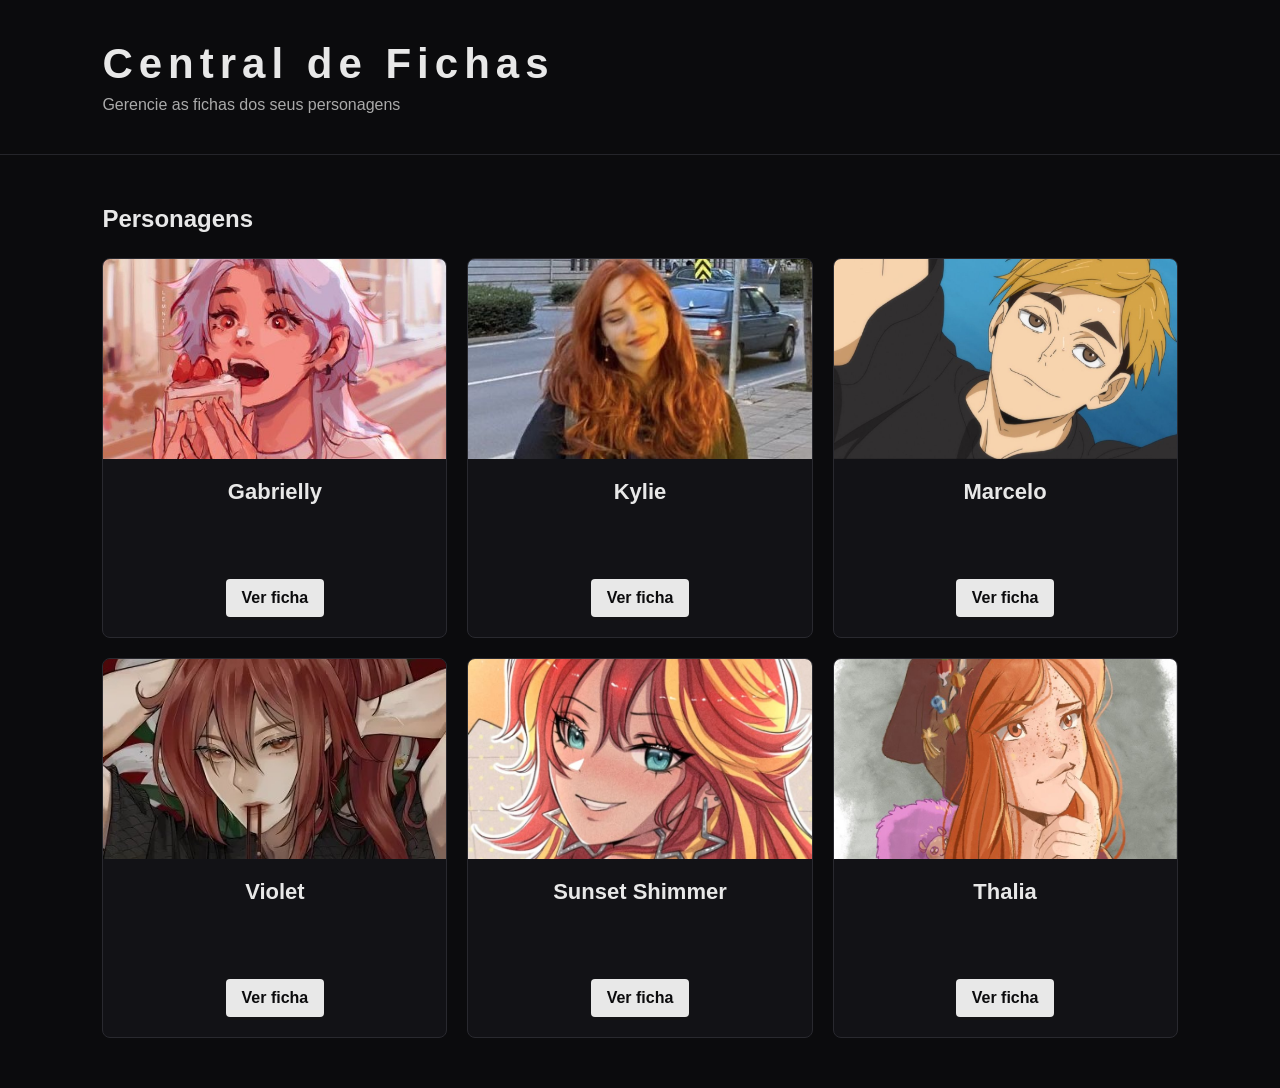
<file: index.html>
<!DOCTYPE html>
<html lang="pt-br">

<head>
    
    <meta charset="UTF-8">
    <meta name="viewport" content="width=device-width, initial-scale=1.0">
    <title>Central de Fichas</title>
    <link rel="stylesheet" href="style.css">
</head>

<body>

    <header>
        <h1>Central de Fichas</h1>
        <p>Gerencie as fichas dos seus personagens</p>
    </header>

    <main>

        <section class="personagens">
            <h2>Personagens</h2>

            <div class="cards">

                <div class="card">
                    <div class="card-imagem">
                        <img src="img/Gabrielly.jpg" alt="Gabrielly">
                    </div>


                    <div class="card-info">
                        <h3>Gabrielly</h3>

                        <a href="ficha/Gabrielly/index.html">
                            Ver ficha
                        </a>
                    </div>
                </div>

                <div class="card">
                    <div class="card-imagem">
                        <img src="img/Kylie.jpg" alt="Kylie">
                    </div>

                    <div class="card-info">
                        <h3>Kylie</h3>

                        <a href="ficha/Kylie/index.html">
                            Ver ficha
                        </a>
                    </div>
                </div>

                <div class="card">
                    <div class="card-imagem">
                        <img src="img/Marcelo.jpg" alt="Marcelo">
                    </div>

                    <div class="card-info">
                        <h3>Marcelo</h3>

                        <a href="ficha/Marcelo/index.html">
                            Ver ficha
                        </a>
                    </div>
                </div>

                <div class="card">
                    <div class="card-imagem">
                        <img src="img/Violet.jpg" alt="Violet">
                    </div>

                    <div class="card-info">
                        <h3>Violet</h3>

                        <a href="ficha/Violet/index.html">
                            Ver ficha
                        </a>
                    </div>
                </div>

                <div class="card">
                    <div class="card-imagem">
                        <img src="img/Sunset.jpg" alt="Sunset Shimmer">
                    </div>

                    <div class="card-info">
                        <h3>Sunset Shimmer</h3>

                        <a href="ficha/Sunset/index.html">
                            Ver ficha
                        </a>
                    </div>
                </div>

                <div class="card">
                    <div class="card-imagem">
                        <img src="img/Thalia.jpg" alt="Thalia">
                    </div>

                    <div class="card-info">
                        <h3>Thalia</h3>

                        <a href="ficha/Thalia/index.html">
                            Ver ficha
                        </a>
                    </div>
                </div>

            </div>


        </section>

    </main>

</body>

</html>
</file>
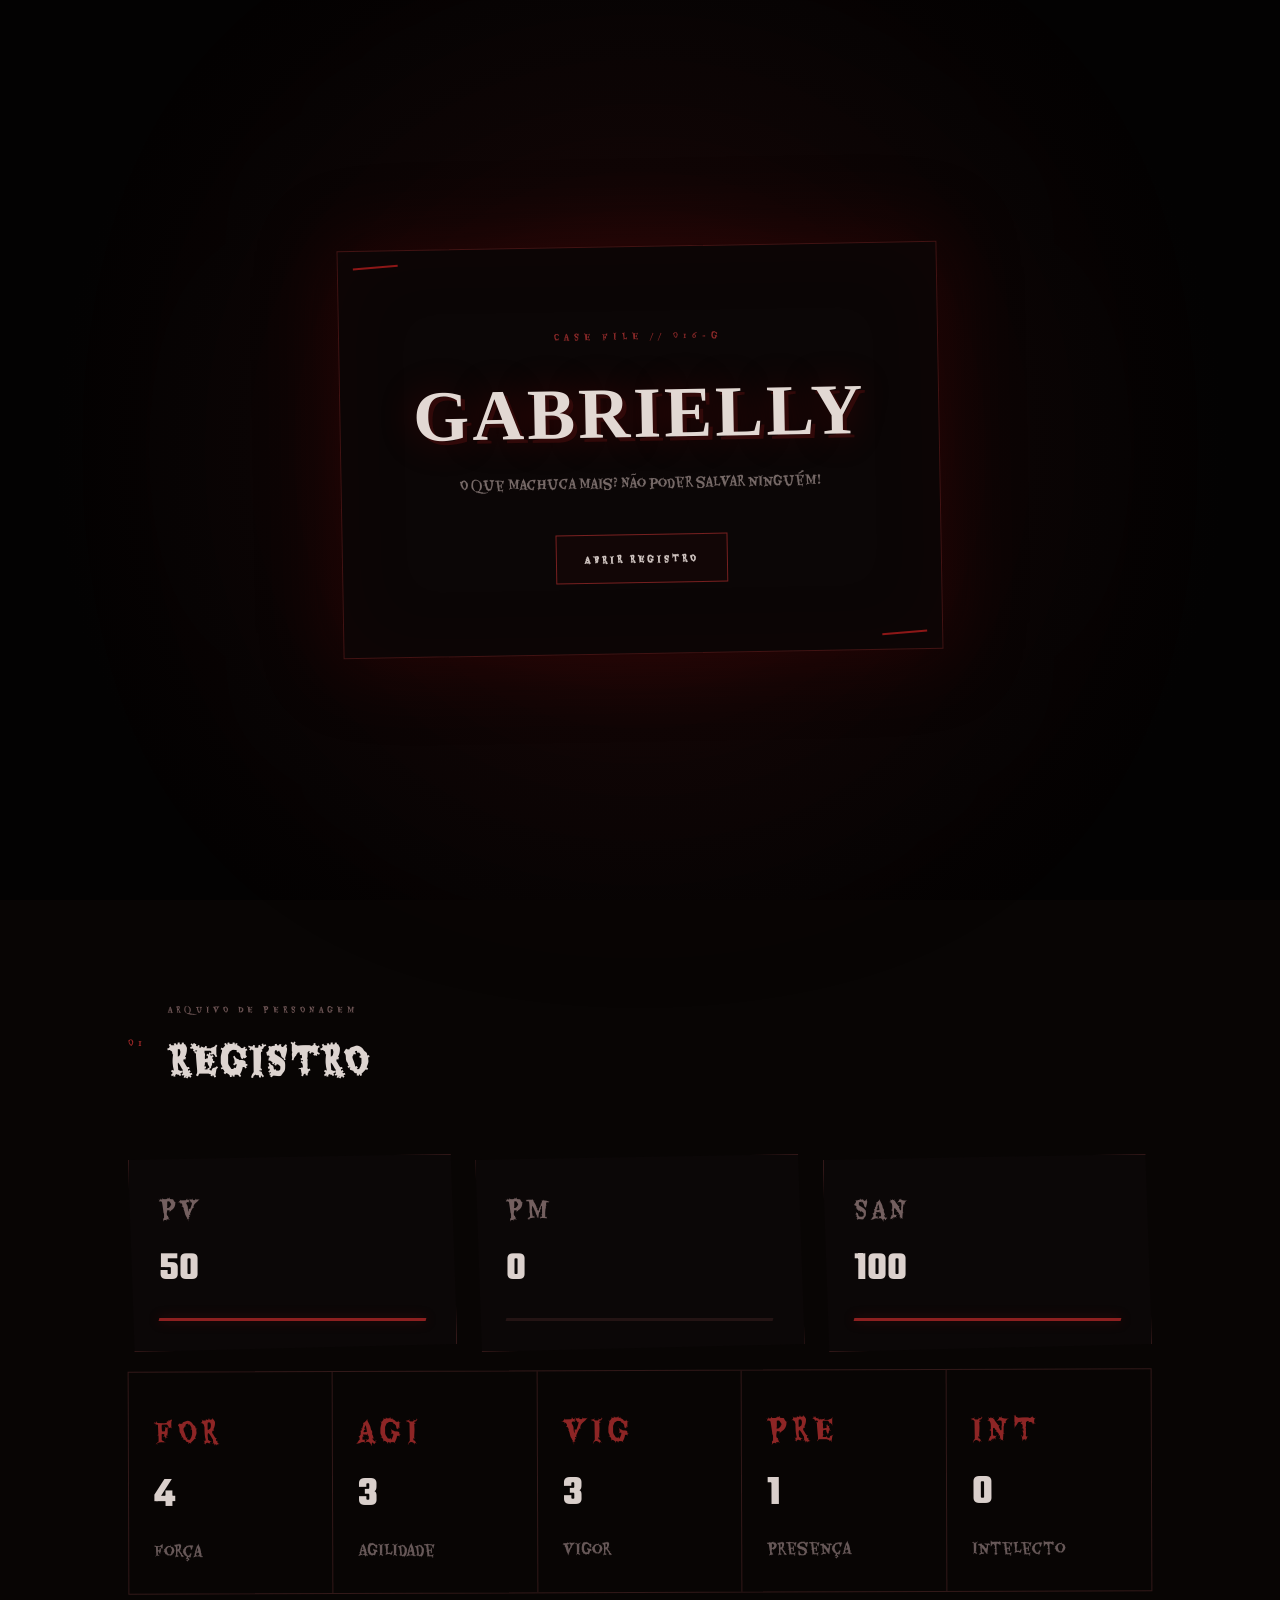
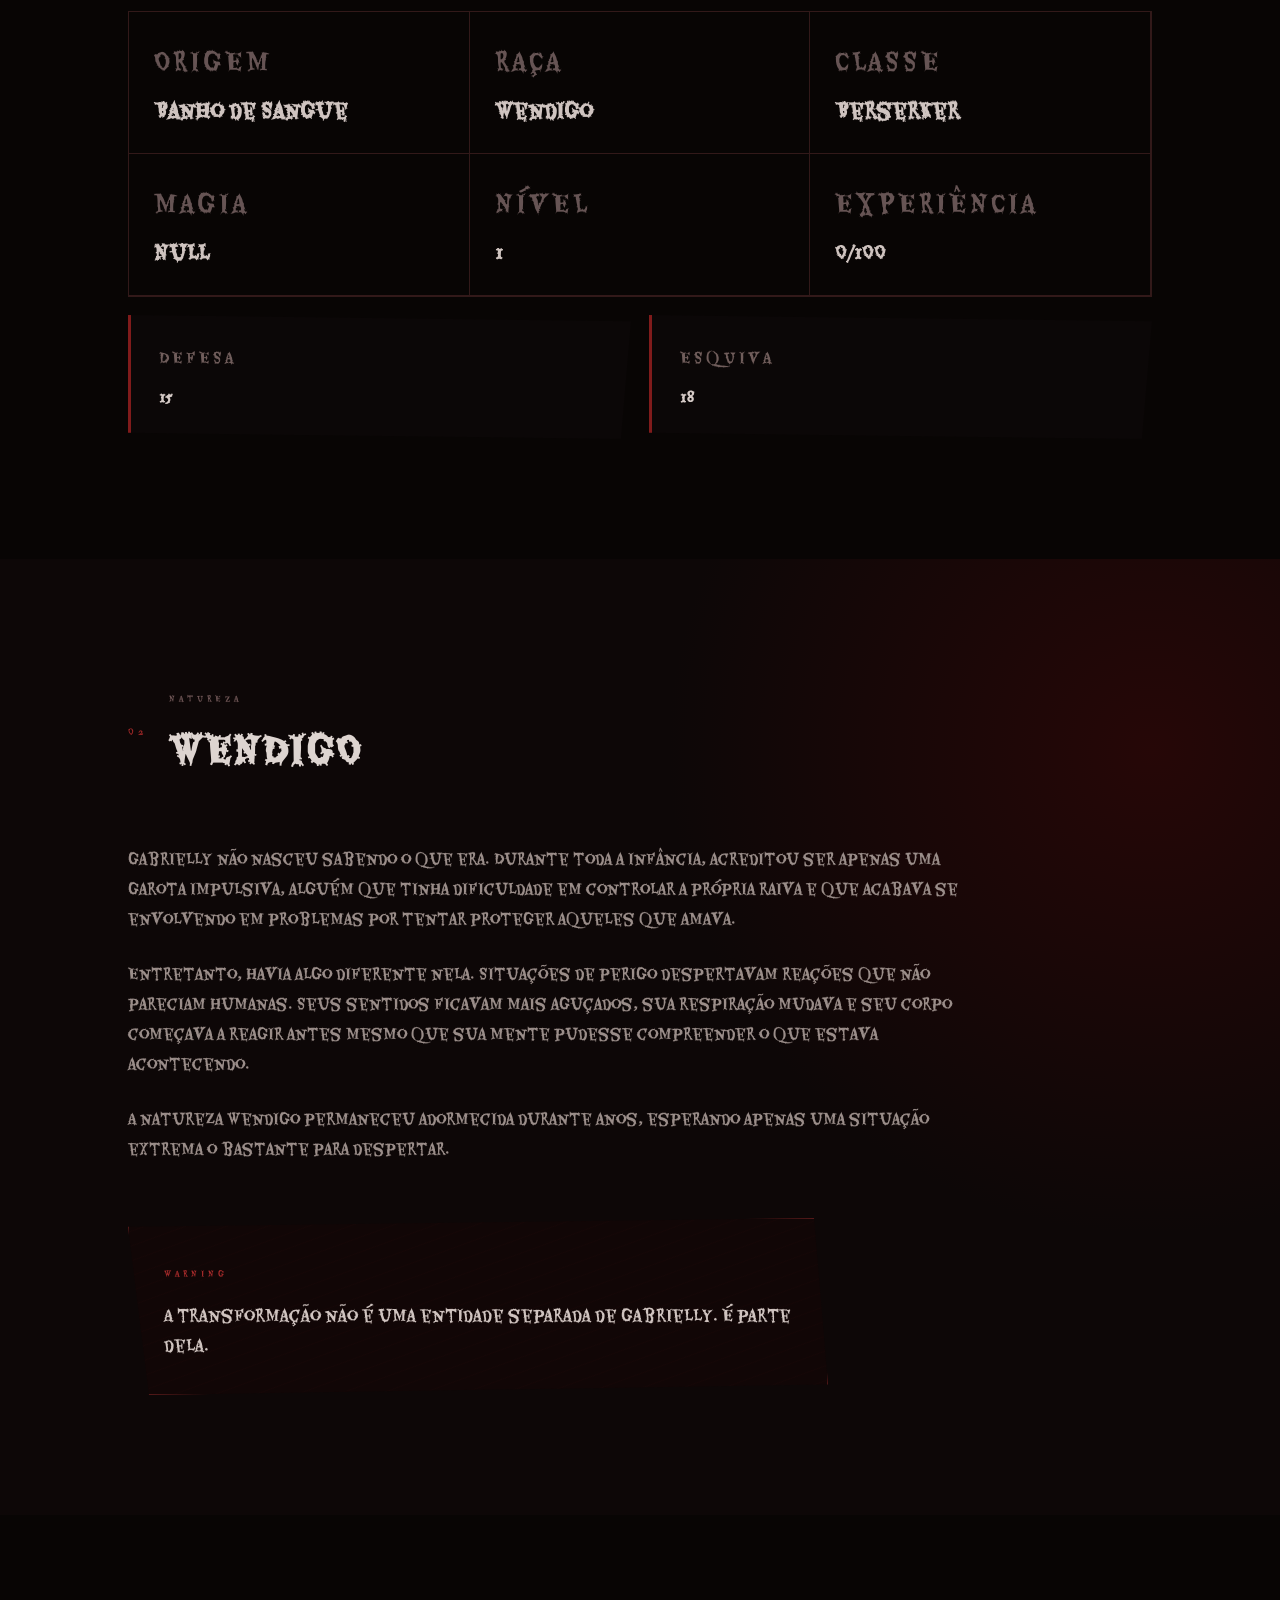
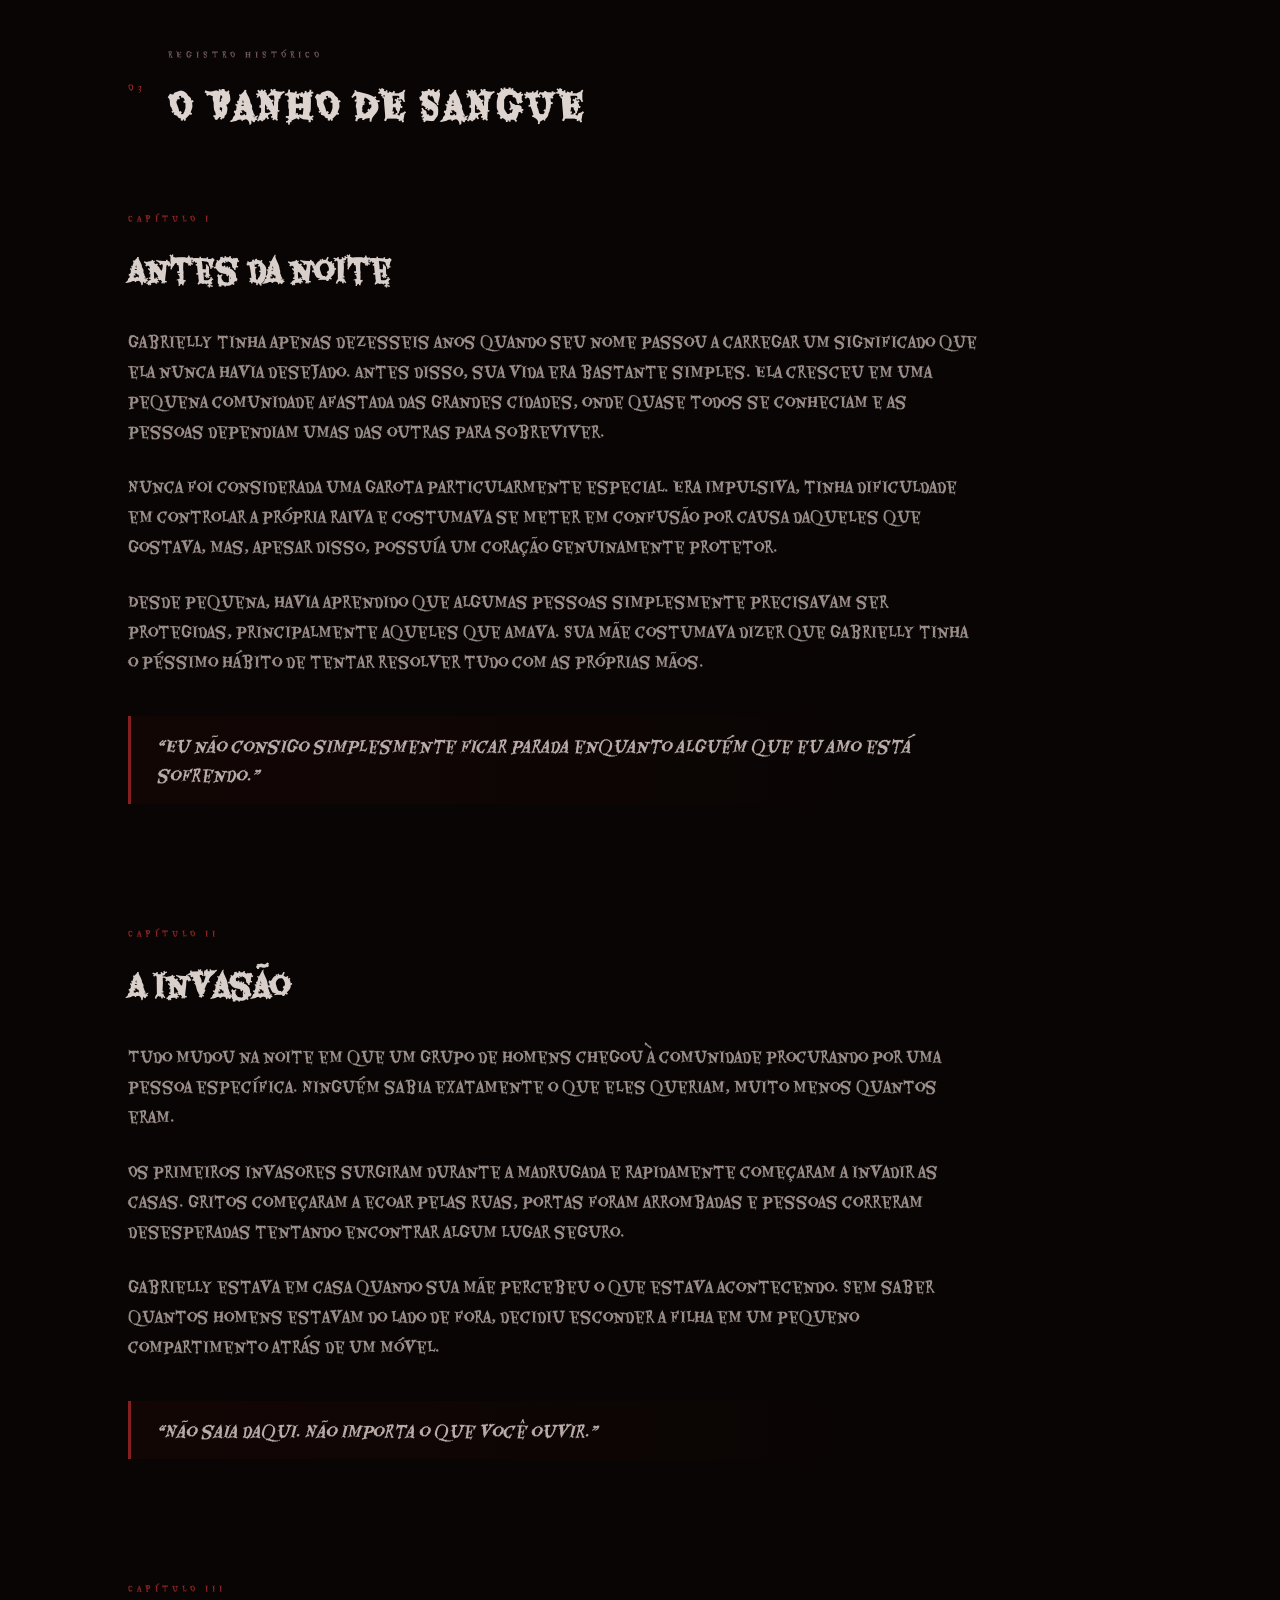
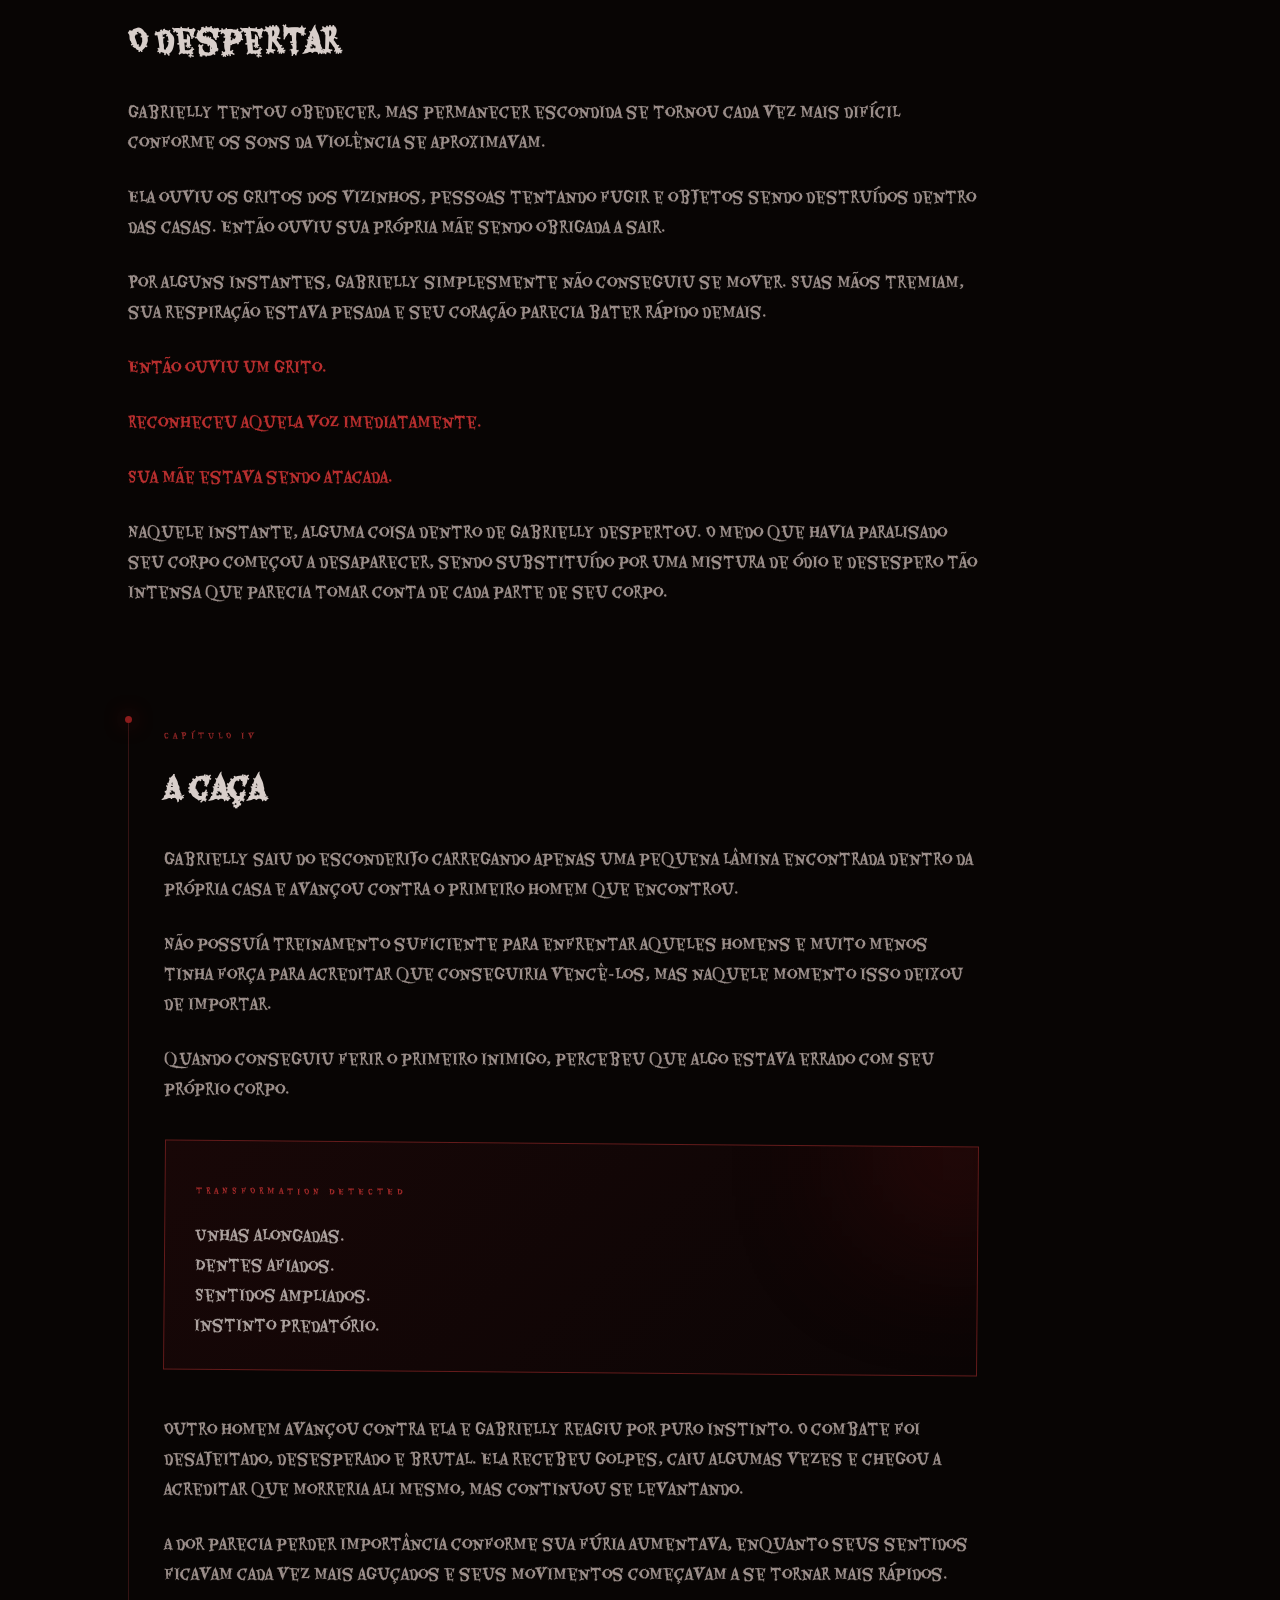
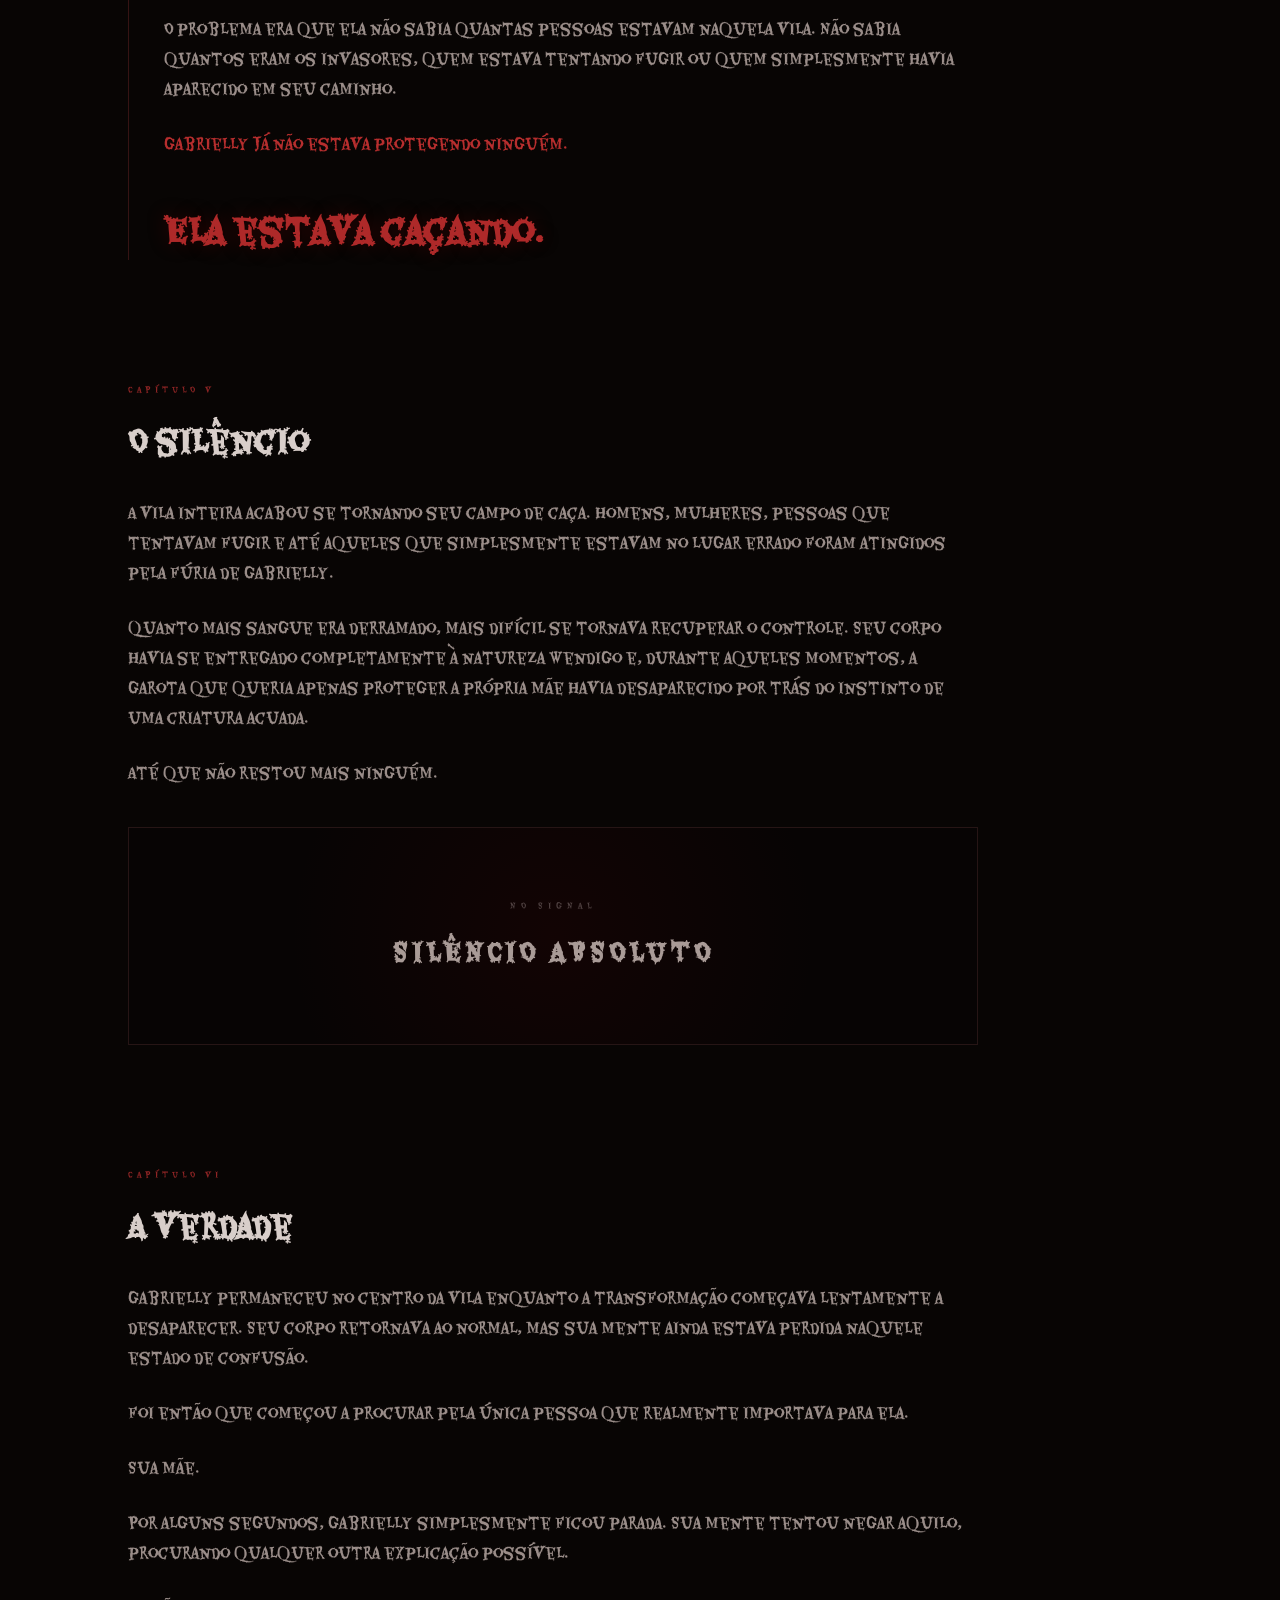
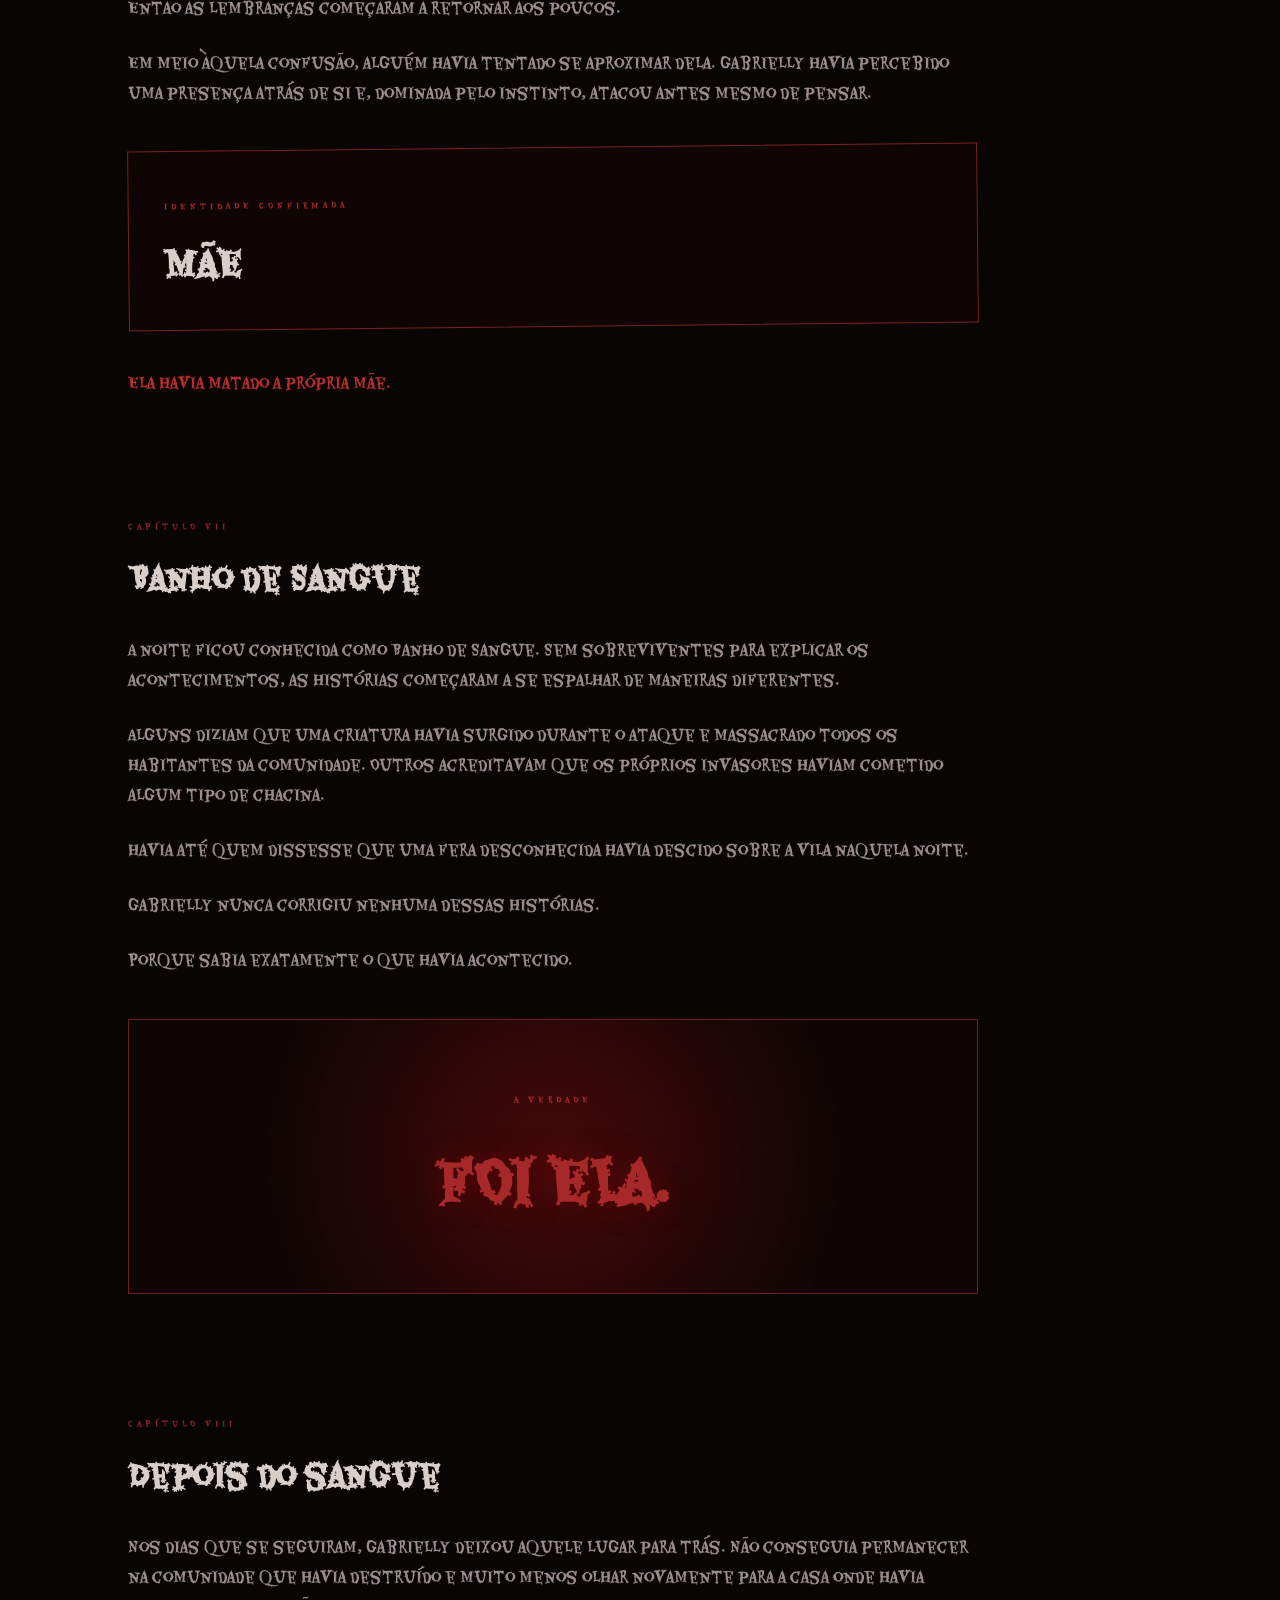
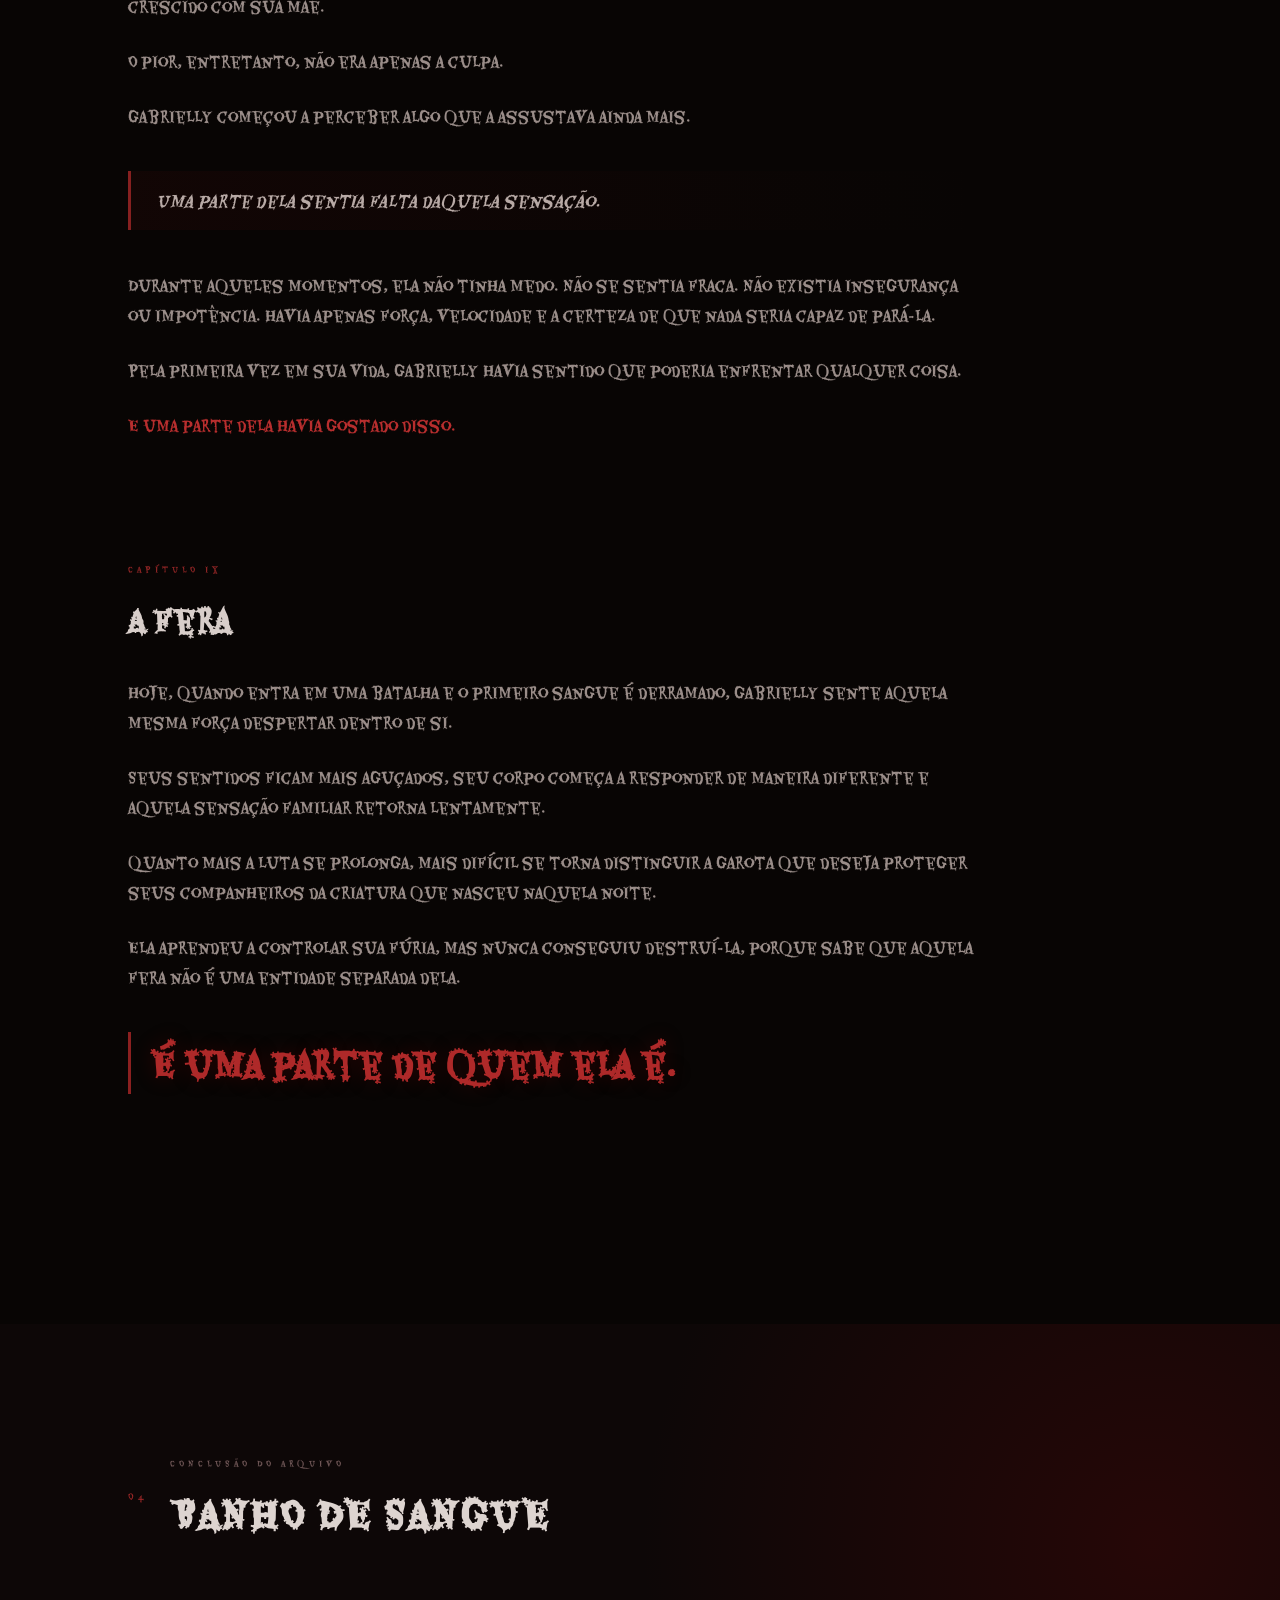
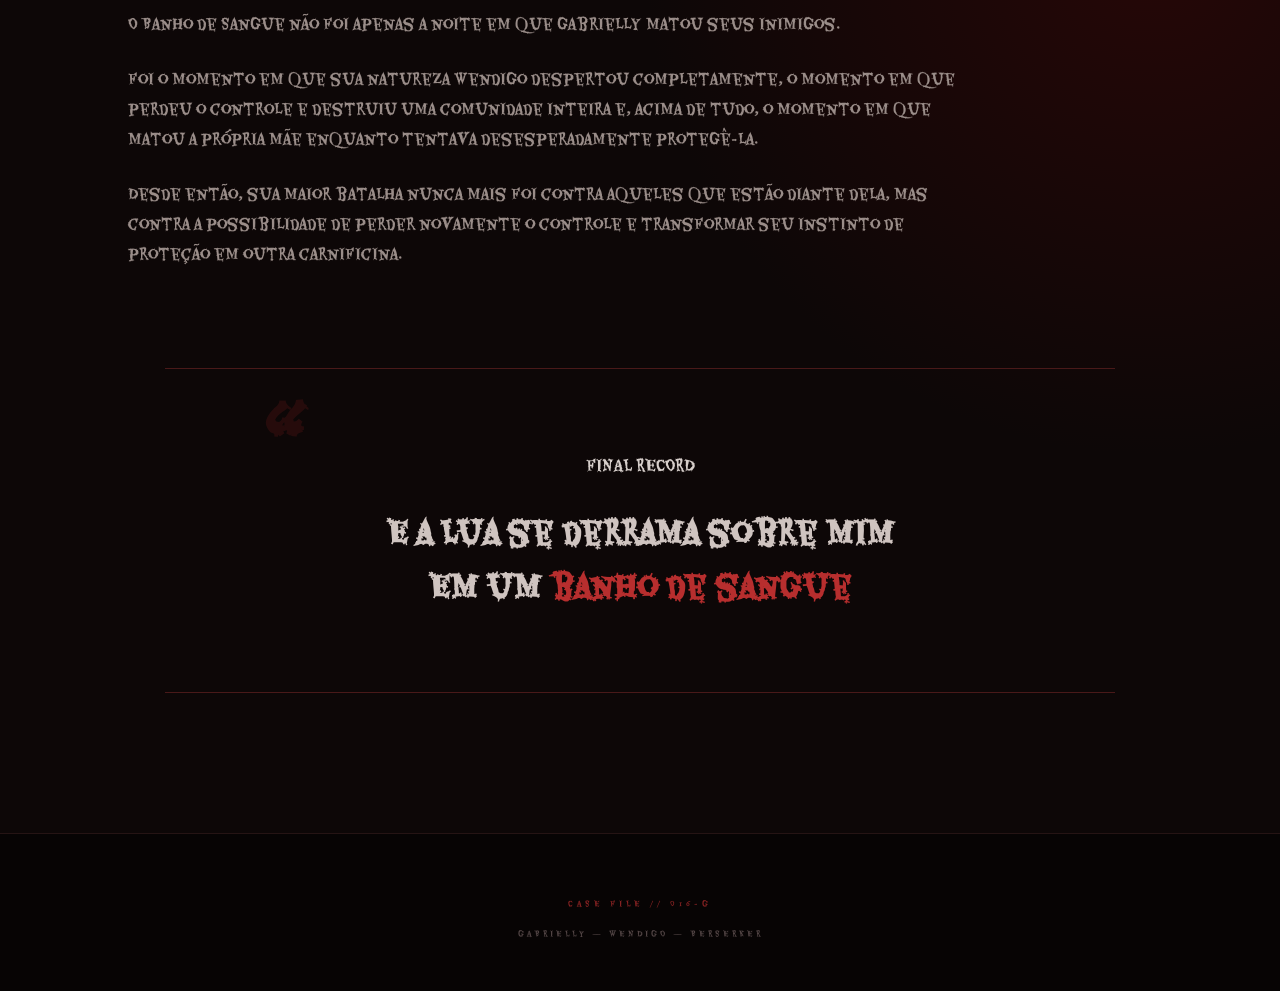
<file: ficha/Gabrielly/index.html>
<!DOCTYPE html>
<html lang="pt-BR">
<head>
    <meta charset="UTF-8">
    <meta name="viewport" content="width=device-width, initial-scale=1.0">

    <title>Gabrielly — Banho de Sangue</title>

    <link rel="stylesheet" href="style.css">

    <link href="https://fonts.googleapis.com/css2?family=Eater&family=Inter:wght@400;500;600&family=Teko:wght@400;500;600;700&display=swap" rel="stylesheet">
    <link href="https://fonts.googleapis.com/css2?family=Eater&family=Inter:wght@400;500;600&display=swap" rel="stylesheet">
</head>

<body>

<div id="entrada">

    <div class="entrada-conteudo">

        <span>CASE FILE // 016-G</span>

        <h1>GABRIELLY</h1>

        <p>
            O que machuca mais? Não poder salvar ninguém!
        </p>

        <button id="entrar">
            ABRIR REGISTRO
        </button>

    </div>

</div>


<header>

    <div class="logo">
        GABRIELLY
        <span>// 016-G</span>
    </div>

    <nav>
        <a href="../../index.html">Página Principal</a>
        <a href="#inicio">Início</a>
        <a href="#registro">Registro</a>
        <a href="#wendigo">Wendigo</a>
        <a href="#lore">Lore</a>
        <a href="#banho">Banho de Sangue</a>
    </nav>

    <button id="controle-musica">
        🔊
    </button>

</header>

<audio id="musica" loop>
    <source src="Assets/Banho de Sangue.mpeg" type="audio/mpeg">
</audio>

<main>


<section class="hero" id="inicio">

    <div class="hero-text">

        <span class="label">
            CLASSIFICAÇÃO // PERIGO!
        </span>

        <h2>GABRIELLY</h2>

        <p class="subtitle">
            Só nos resta vermelho e passado
        </p>

        <div class="hero-info">

            <div>
                <small>IDADE</small>
                <strong>16</strong>
            </div>

            <div>
                <small>ALTURA</small>
                <strong>1,65m</strong>
            </div>

            <div>
                <small>RAÇA</small>
                <strong>Wendigo</strong>
            </div>

            <div>
                <small>CLASSE</small>
                <strong>Berserker</strong>
            </div>

        </div>

    </div>

    <div class="character">

        <div class="blood"></div>

        <div class="character-placeholder">
            <img src="Assets/Gaby.png" alt="Gabrielly">
            <span>VISUAL RECORD</span>
            <strong>GABRIELLY</strong>
        </div>

        <div class="character-number">
            016
        </div>

    </div>

</section>


<section class="section" id="registro">

    <div class="section-title">

        <span>01</span>

        <div>
            <small>ARQUIVO DE PERSONAGEM</small>
            <h2>REGISTRO</h2>
        </div>

    </div>


    <div class="status">

        <div class="status-card">

            <span>PV</span>
            <strong>50</strong>

            <div class="bar">
                <i style="width:100%"></i>
            </div>

        </div>


        <div class="status-card">

            <span>PM</span>
            <strong>0</strong>

            <div class="bar">
                <i style="width:0%"></i>
            </div>

        </div>


        <div class="status-card">

            <span>SAN</span>
            <strong>100</strong>

            <div class="bar">
                <i style="width:100%"></i>
            </div>

        </div>

    </div>


    <div class="attributes">

        <div>
            <span>FOR</span>
            <strong>4</strong>
            <small>Força</small>
        </div>

        <div>
            <span>AGI</span>
            <strong>3</strong>
            <small>Agilidade</small>
        </div>

        <div>
            <span>VIG</span>
            <strong>3</strong>
            <small>Vigor</small>
        </div>

        <div>
            <span>PRE</span>
            <strong>1</strong>
            <small>Presença</small>
        </div>

        <div>
            <span>INT</span>
            <strong>0</strong>
            <small>Intelecto</small>
        </div>

    </div>


    <div class="details">

        <div>
            <small>ORIGEM</small>
            <strong>Banho de Sangue</strong>
        </div>

        <div>
            <small>RAÇA</small>
            <strong>Wendigo</strong>
        </div>

        <div>
            <small>CLASSE</small>
            <strong>Berserker</strong>
        </div>

        <div>
            <small>MAGIA</small>
            <strong>Null</strong>
        </div>

        <div>
            <small>NÍVEL</small>
            <strong>1</strong>
        </div>

        <div>
            <small>EXPERIÊNCIA</small>
            <strong>0/100</strong>
        </div>

    </div>


    <div class="combat">

        <div>
            <span>DEFESA</span>
            <strong>15</strong>
        </div>

        <div>
            <span>ESQUIVA</span>
            <strong>18</strong>
        </div>

    </div>

</section>


<section class="section dark" id="wendigo">

    <div class="section-title">

        <span>02</span>

        <div>
            <small>NATUREZA</small>
            <h2>WENDIGO</h2>
        </div>

    </div>


    <div class="wendigo-text">

        <p>
            Gabrielly não nasceu sabendo o que era. Durante toda a infância,
            acreditou ser apenas uma garota impulsiva, alguém que tinha
            dificuldade em controlar a própria raiva e que acabava se
            envolvendo em problemas por tentar proteger aqueles que amava.
        </p>

        <p>
            Entretanto, havia algo diferente nela. Situações de perigo
            despertavam reações que não pareciam humanas. Seus sentidos
            ficavam mais aguçados, sua respiração mudava e seu corpo
            começava a reagir antes mesmo que sua mente pudesse compreender
            o que estava acontecendo.
        </p>

        <p>
            A natureza Wendigo permaneceu adormecida durante anos, esperando
            apenas uma situação extrema o bastante para despertar.
        </p>

    </div>


    <div class="warning-box">

        <span>WARNING</span>

        <p>
            A transformação não é uma entidade separada de Gabrielly.
            É parte dela.
        </p>

    </div>

</section>


<section class="section" id="lore">

    <div class="section-title">

        <span>03</span>

        <div>
            <small>REGISTRO HISTÓRICO</small>
            <h2>O BANHO DE SANGUE</h2>
        </div>

    </div>


    <article class="chapter">

        <span>CAPÍTULO I</span>

        <h3>Antes da noite</h3>

        <p>
            Gabrielly tinha apenas dezesseis anos quando seu nome passou a
            carregar um significado que ela nunca havia desejado. Antes
            disso, sua vida era bastante simples. Ela cresceu em uma pequena
            comunidade afastada das grandes cidades, onde quase todos se
            conheciam e as pessoas dependiam umas das outras para sobreviver.
        </p>

        <p>
            Nunca foi considerada uma garota particularmente especial.
            Era impulsiva, tinha dificuldade em controlar a própria raiva
            e costumava se meter em confusão por causa daqueles que gostava,
            mas, apesar disso, possuía um coração genuinamente protetor.
        </p>

        <p>
            Desde pequena, havia aprendido que algumas pessoas simplesmente
            precisavam ser protegidas, principalmente aqueles que amava.
            Sua mãe costumava dizer que Gabrielly tinha o péssimo hábito de
            tentar resolver tudo com as próprias mãos.
        </p>

        <blockquote>
            “Eu não consigo simplesmente ficar parada enquanto alguém
            que eu amo está sofrendo.”
        </blockquote>

    </article>


    <article class="chapter">

        <span>CAPÍTULO II</span>

        <h3>A invasão</h3>

        <p>
            Tudo mudou na noite em que um grupo de homens chegou à comunidade
            procurando por uma pessoa específica. Ninguém sabia exatamente
            o que eles queriam, muito menos quantos eram.
        </p>

        <p>
            Os primeiros invasores surgiram durante a madrugada e rapidamente
            começaram a invadir as casas. Gritos começaram a ecoar pelas
            ruas, portas foram arrombadas e pessoas correram desesperadas
            tentando encontrar algum lugar seguro.
        </p>

        <p>
            Gabrielly estava em casa quando sua mãe percebeu o que estava
            acontecendo. Sem saber quantos homens estavam do lado de fora,
            decidiu esconder a filha em um pequeno compartimento atrás de
            um móvel.
        </p>

        <blockquote>
            “Não saia daqui. Não importa o que você ouvir.”
        </blockquote>

    </article>


    <article class="chapter">

        <span>CAPÍTULO III</span>

        <h3>O despertar</h3>

        <p>
            Gabrielly tentou obedecer, mas permanecer escondida se tornou
            cada vez mais difícil conforme os sons da violência se
            aproximavam.
        </p>

        <p>
            Ela ouviu os gritos dos vizinhos, pessoas tentando fugir e
            objetos sendo destruídos dentro das casas. Então ouviu sua
            própria mãe sendo obrigada a sair.
        </p>

        <p>
            Por alguns instantes, Gabrielly simplesmente não conseguiu
            se mover. Suas mãos tremiam, sua respiração estava pesada e
            seu coração parecia bater rápido demais.
        </p>

        <p class="red-text">
            Então ouviu um grito.
        </p>

        <p class="red-text">
            Reconheceu aquela voz imediatamente.
        </p>

        <p class="red-text">
            Sua mãe estava sendo atacada.
        </p>

        <p>
            Naquele instante, alguma coisa dentro de Gabrielly despertou.
            O medo que havia paralisado seu corpo começou a desaparecer,
            sendo substituído por uma mistura de ódio e desespero tão
            intensa que parecia tomar conta de cada parte de seu corpo.
        </p>

    </article>


    <article class="chapter blood-chapter">

        <span>CAPÍTULO IV</span>

        <h3>A caça</h3>

        <p>
            Gabrielly saiu do esconderijo carregando apenas uma pequena
            lâmina encontrada dentro da própria casa e avançou contra o
            primeiro homem que encontrou.
        </p>

        <p>
            Não possuía treinamento suficiente para enfrentar aqueles
            homens e muito menos tinha força para acreditar que conseguiria
            vencê-los, mas naquele momento isso deixou de importar.
        </p>

        <p>
            Quando conseguiu ferir o primeiro inimigo, percebeu que algo
            estava errado com seu próprio corpo.
        </p>

        <div class="transformation">

            <span>TRANSFORMATION DETECTED</span>

            <p>
                Unhas alongadas.<br>
                Dentes afiados.<br>
                Sentidos ampliados.<br>
                Instinto predatório.
            </p>

        </div>

        <p>
            Outro homem avançou contra ela e Gabrielly reagiu por puro
            instinto. O combate foi desajeitado, desesperado e brutal.
            Ela recebeu golpes, caiu algumas vezes e chegou a acreditar
            que morreria ali mesmo, mas continuou se levantando.
        </p>

        <p>
            A dor parecia perder importância conforme sua fúria aumentava,
            enquanto seus sentidos ficavam cada vez mais aguçados e seus
            movimentos começavam a se tornar mais rápidos.
        </p>

        <p>
            O problema era que ela não sabia quantas pessoas estavam naquela
            vila. Não sabia quantos eram os invasores, quem estava tentando
            fugir ou quem simplesmente havia aparecido em seu caminho.
        </p>

        <p class="red-text">
            Gabrielly já não estava protegendo ninguém.
        </p>

        <h4>Ela estava caçando.</h4>

    </article>


    <article class="chapter">

        <span>CAPÍTULO V</span>

        <h3>O silêncio</h3>

        <p>
            A vila inteira acabou se tornando seu campo de caça.
            Homens, mulheres, pessoas que tentavam fugir e até aqueles que
            simplesmente estavam no lugar errado foram atingidos pela
            fúria de Gabrielly.
        </p>

        <p>
            Quanto mais sangue era derramado, mais difícil se tornava
            recuperar o controle. Seu corpo havia se entregado
            completamente à natureza Wendigo e, durante aqueles momentos,
            a garota que queria apenas proteger a própria mãe havia
            desaparecido por trás do instinto de uma criatura acuada.
        </p>

        <p>
            Até que não restou mais ninguém.
        </p>

        <div class="silence">
            <span>NO SIGNAL</span>
            <strong>SILÊNCIO ABSOLUTO</strong>
        </div>

    </article>


    <article class="chapter">

        <span>CAPÍTULO VI</span>

        <h3>A verdade</h3>

        <p>
            Gabrielly permaneceu no centro da vila enquanto a transformação
            começava lentamente a desaparecer. Seu corpo retornava ao
            normal, mas sua mente ainda estava perdida naquele estado de
            confusão.
        </p>

        <p>
            Foi então que começou a procurar pela única pessoa que realmente
            importava para ela.
        </p>

        <p>
            Sua mãe.
        </p>

        <p>
            Por alguns segundos, Gabrielly simplesmente ficou parada.
            Sua mente tentou negar aquilo, procurando qualquer outra
            explicação possível.
        </p>

        <p>
            Então as lembranças começaram a retornar aos poucos.
        </p>

        <p>
            Em meio àquela confusão, alguém havia tentado se aproximar dela.
            Gabrielly havia percebido uma presença atrás de si e, dominada
            pelo instinto, atacou antes mesmo de pensar.
        </p>

        <div class="reveal">

            <span>IDENTIDADE CONFIRMADA</span>

            <strong>MÃE</strong>

        </div>

        <p class="red-text">
            Ela havia matado a própria mãe.
        </p>

    </article>


    <article class="chapter">

        <span>CAPÍTULO VII</span>

        <h3>Banho de Sangue</h3>

        <p>
            A noite ficou conhecida como Banho de Sangue. Sem sobreviventes
            para explicar os acontecimentos, as histórias começaram a se
            espalhar de maneiras diferentes.
        </p>

        <p>
            Alguns diziam que uma criatura havia surgido durante o ataque
            e massacrado todos os habitantes da comunidade. Outros
            acreditavam que os próprios invasores haviam cometido algum
            tipo de chacina.
        </p>

        <p>
            Havia até quem dissesse que uma fera desconhecida havia descido
            sobre a vila naquela noite.
        </p>

        <p>
            Gabrielly nunca corrigiu nenhuma dessas histórias.
        </p>

        <p>
            Porque sabia exatamente o que havia acontecido.
        </p>

        <div class="truth">

            <span>A VERDADE</span>

            <strong>
                FOI ELA.
            </strong>

        </div>

    </article>


    <article class="chapter">

        <span>CAPÍTULO VIII</span>

        <h3>Depois do sangue</h3>

        <p>
            Nos dias que se seguiram, Gabrielly deixou aquele lugar para
            trás. Não conseguia permanecer na comunidade que havia destruído
            e muito menos olhar novamente para a casa onde havia crescido
            com sua mãe.
        </p>

        <p>
            O pior, entretanto, não era apenas a culpa.
        </p>

        <p>
            Gabrielly começou a perceber algo que a assustava ainda mais.
        </p>

        <blockquote>
            Uma parte dela sentia falta daquela sensação.
        </blockquote>

        <p>
            Durante aqueles momentos, ela não tinha medo. Não se sentia
            fraca. Não existia insegurança ou impotência. Havia apenas
            força, velocidade e a certeza de que nada seria capaz de
            pará-la.
        </p>

        <p>
            Pela primeira vez em sua vida, Gabrielly havia sentido que
            poderia enfrentar qualquer coisa.
        </p>

        <p class="red-text">
            E uma parte dela havia gostado disso.
        </p>

    </article>


    <article class="chapter">

        <span>CAPÍTULO IX</span>

        <h3>A fera</h3>

        <p>
            Hoje, quando entra em uma batalha e o primeiro sangue é
            derramado, Gabrielly sente aquela mesma força despertar dentro
            de si.
        </p>

        <p>
            Seus sentidos ficam mais aguçados, seu corpo começa a responder
            de maneira diferente e aquela sensação familiar retorna
            lentamente.
        </p>

        <p>
            Quanto mais a luta se prolonga, mais difícil se torna distinguir
            a garota que deseja proteger seus companheiros da criatura que
            nasceu naquela noite.
        </p>

        <p>
            Ela aprendeu a controlar sua fúria, mas nunca conseguiu
            destruí-la, porque sabe que aquela fera não é uma entidade
            separada dela.
        </p>

        <h4 class="final-line">
            É uma parte de quem ela é.
        </h4>

    </article>

</section>


<section class="section dark" id="banho">

    <div class="section-title">

        <span>04</span>

        <div>
            <small>CONCLUSÃO DO ARQUIVO</small>
            <h2>BANHO DE SANGUE</h2>
        </div>

    </div>


    <div class="final-text">

        <p>
            O Banho de Sangue não foi apenas a noite em que Gabrielly matou
            seus inimigos.
        </p>

        <p>
            Foi o momento em que sua natureza Wendigo despertou
            completamente, o momento em que perdeu o controle e destruiu
            uma comunidade inteira e, acima de tudo, o momento em que matou
            a própria mãe enquanto tentava desesperadamente protegê-la.
        </p>

        <p>
            Desde então, sua maior batalha nunca mais foi contra aqueles
            que estão diante dela, mas contra a possibilidade de perder
            novamente o controle e transformar seu instinto de proteção
            em outra carnificina.
        </p>

    </div>


    <div class="quote-final">

        <span>FINAL RECORD</span>

        <h2>
            E a Lua se derrama sobre mim <br>
            Em um <span class="red-text">banho de sangue</span>
        </h2>

    </div>

</section>


<footer>

    <span>CASE FILE // 016-G</span>

    <p>
        GABRIELLY — WENDIGO — BERSERKER
    </p>

</footer>


</main>


<button id="topo">↑</button>


<script src="script.js"></script>

</body>
</html>
</file>
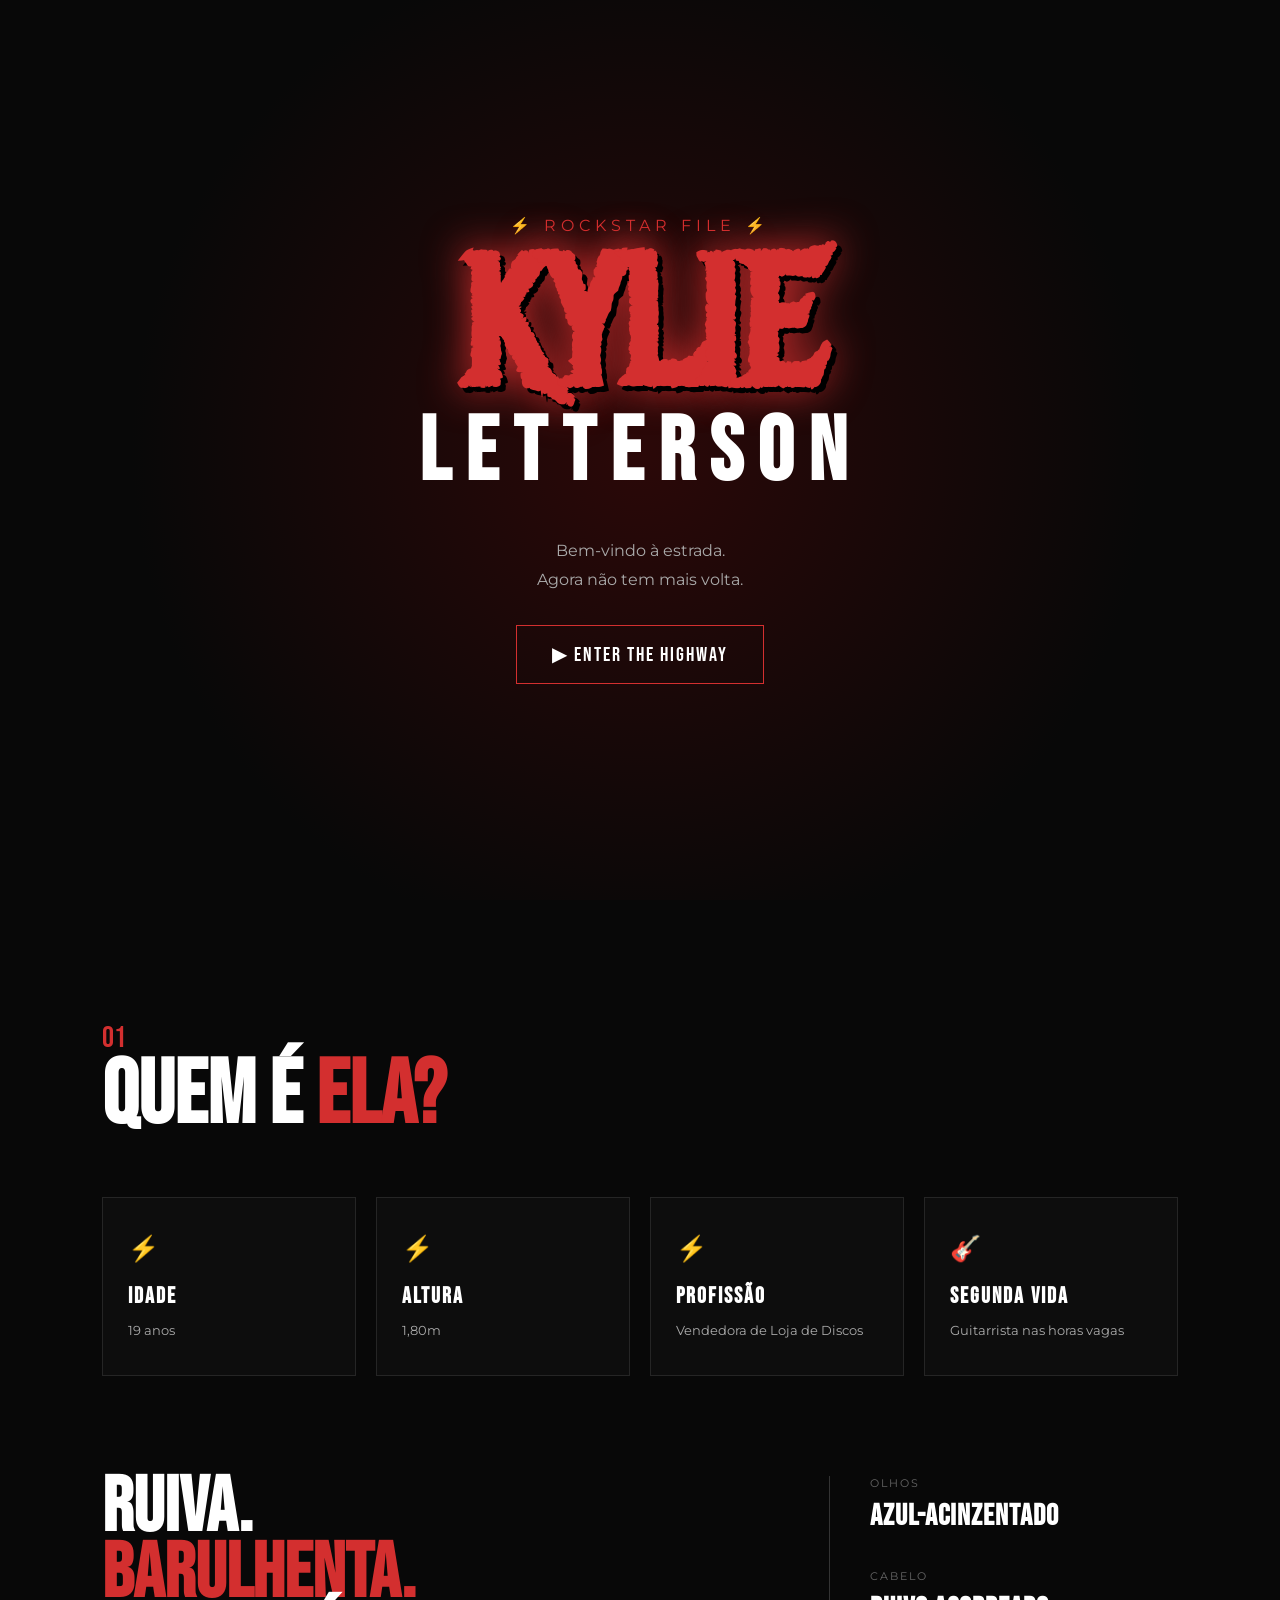
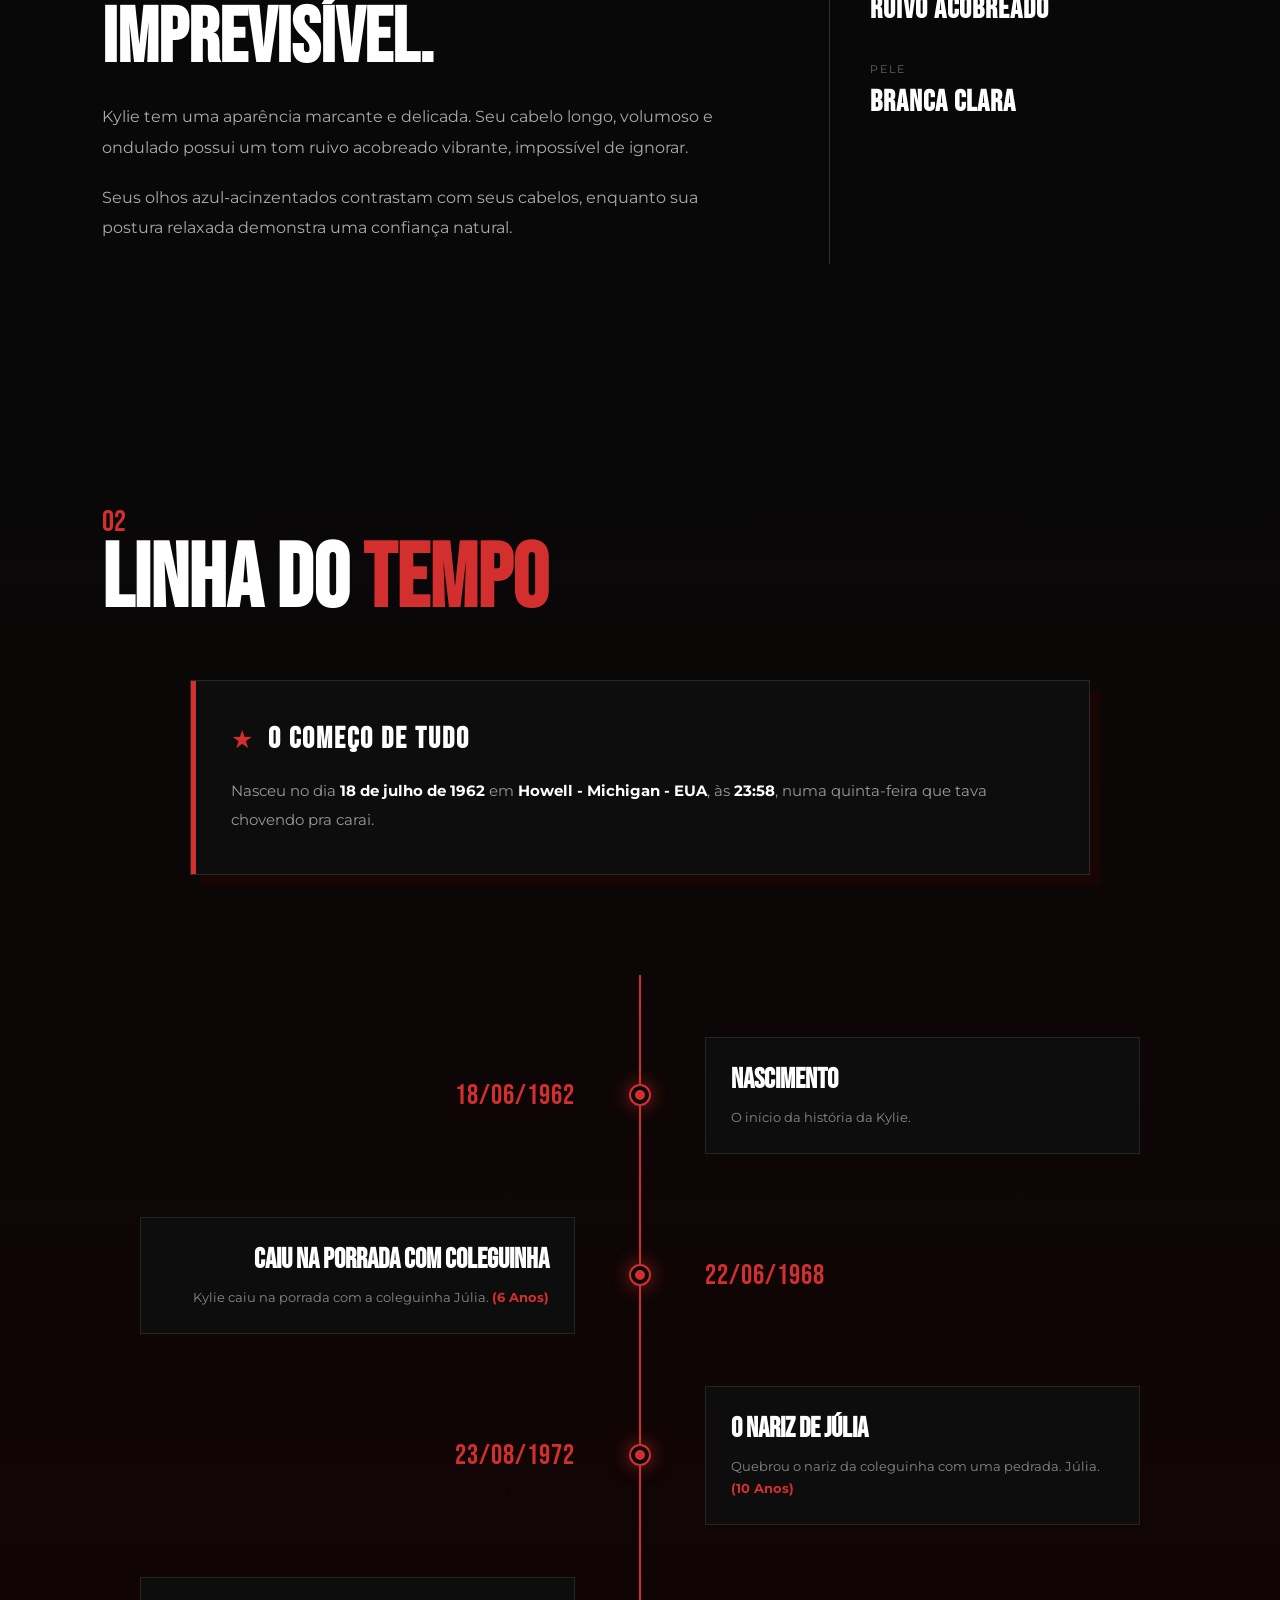
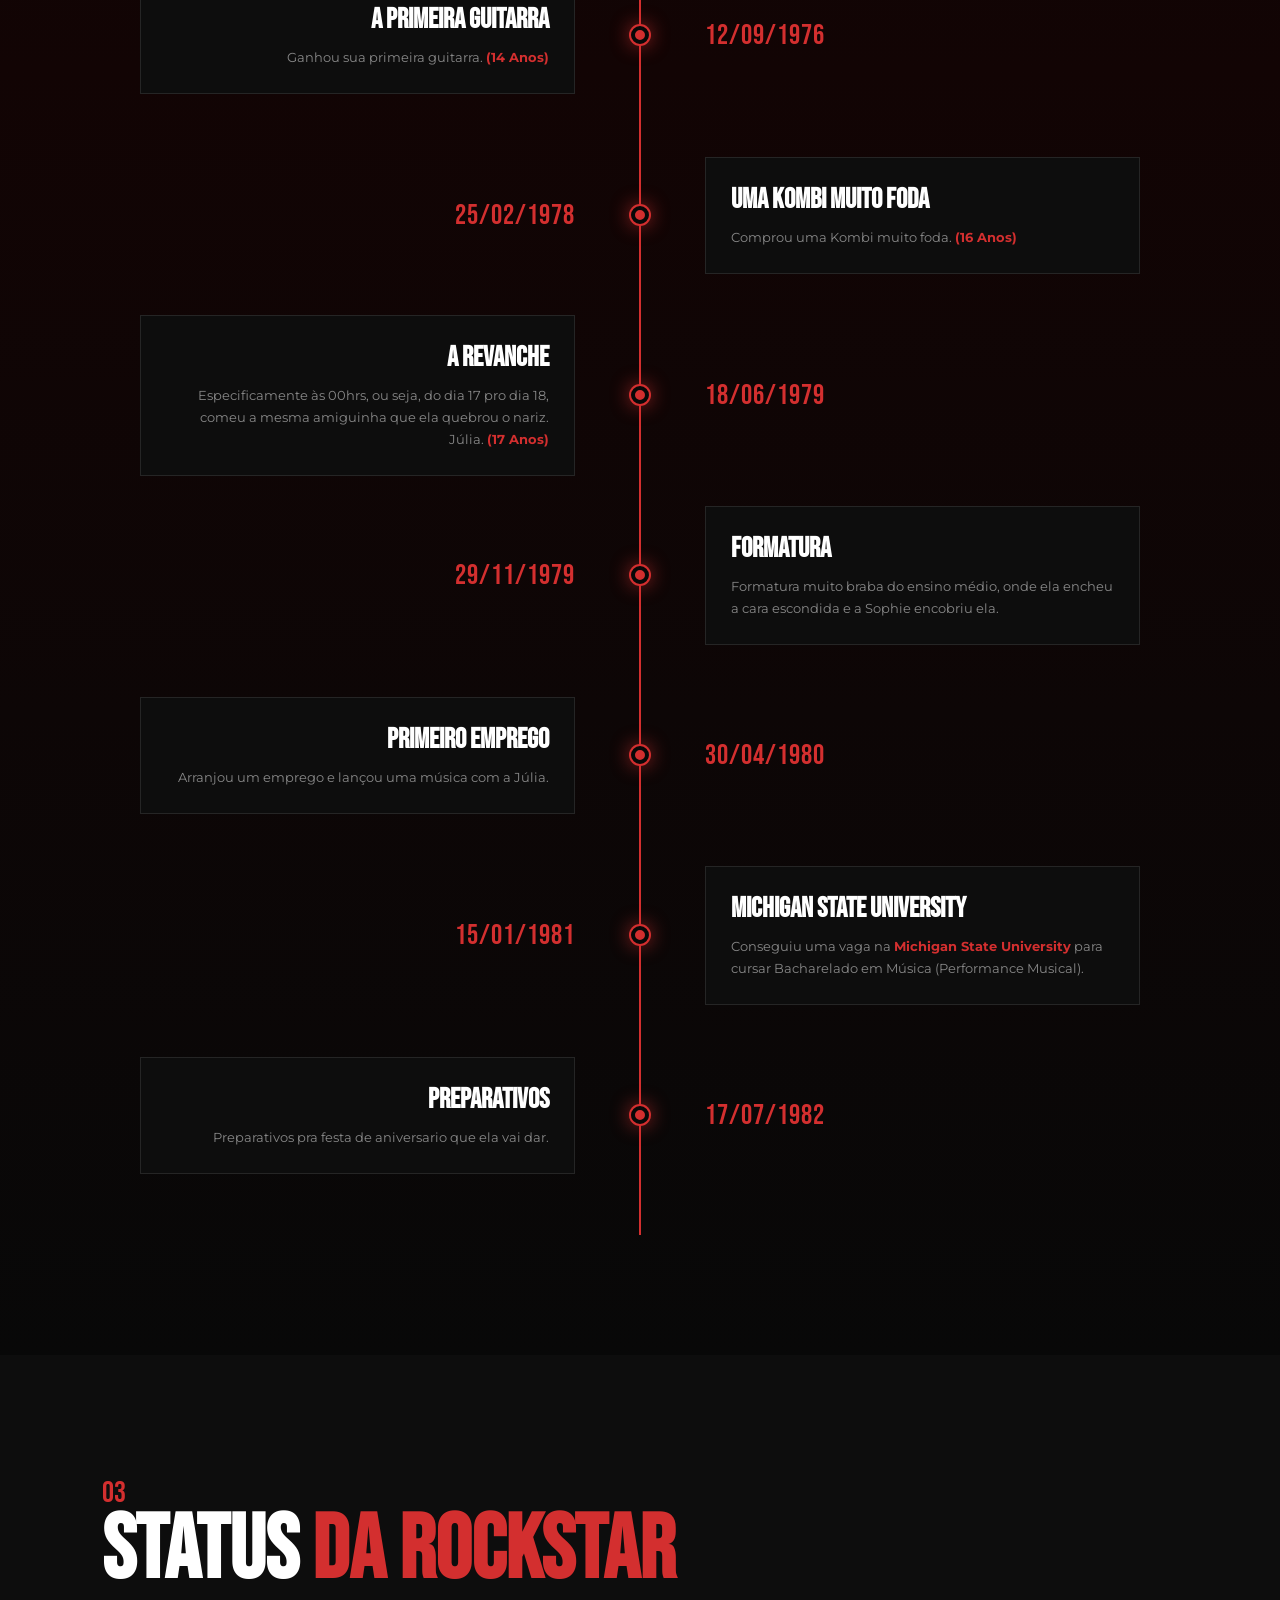
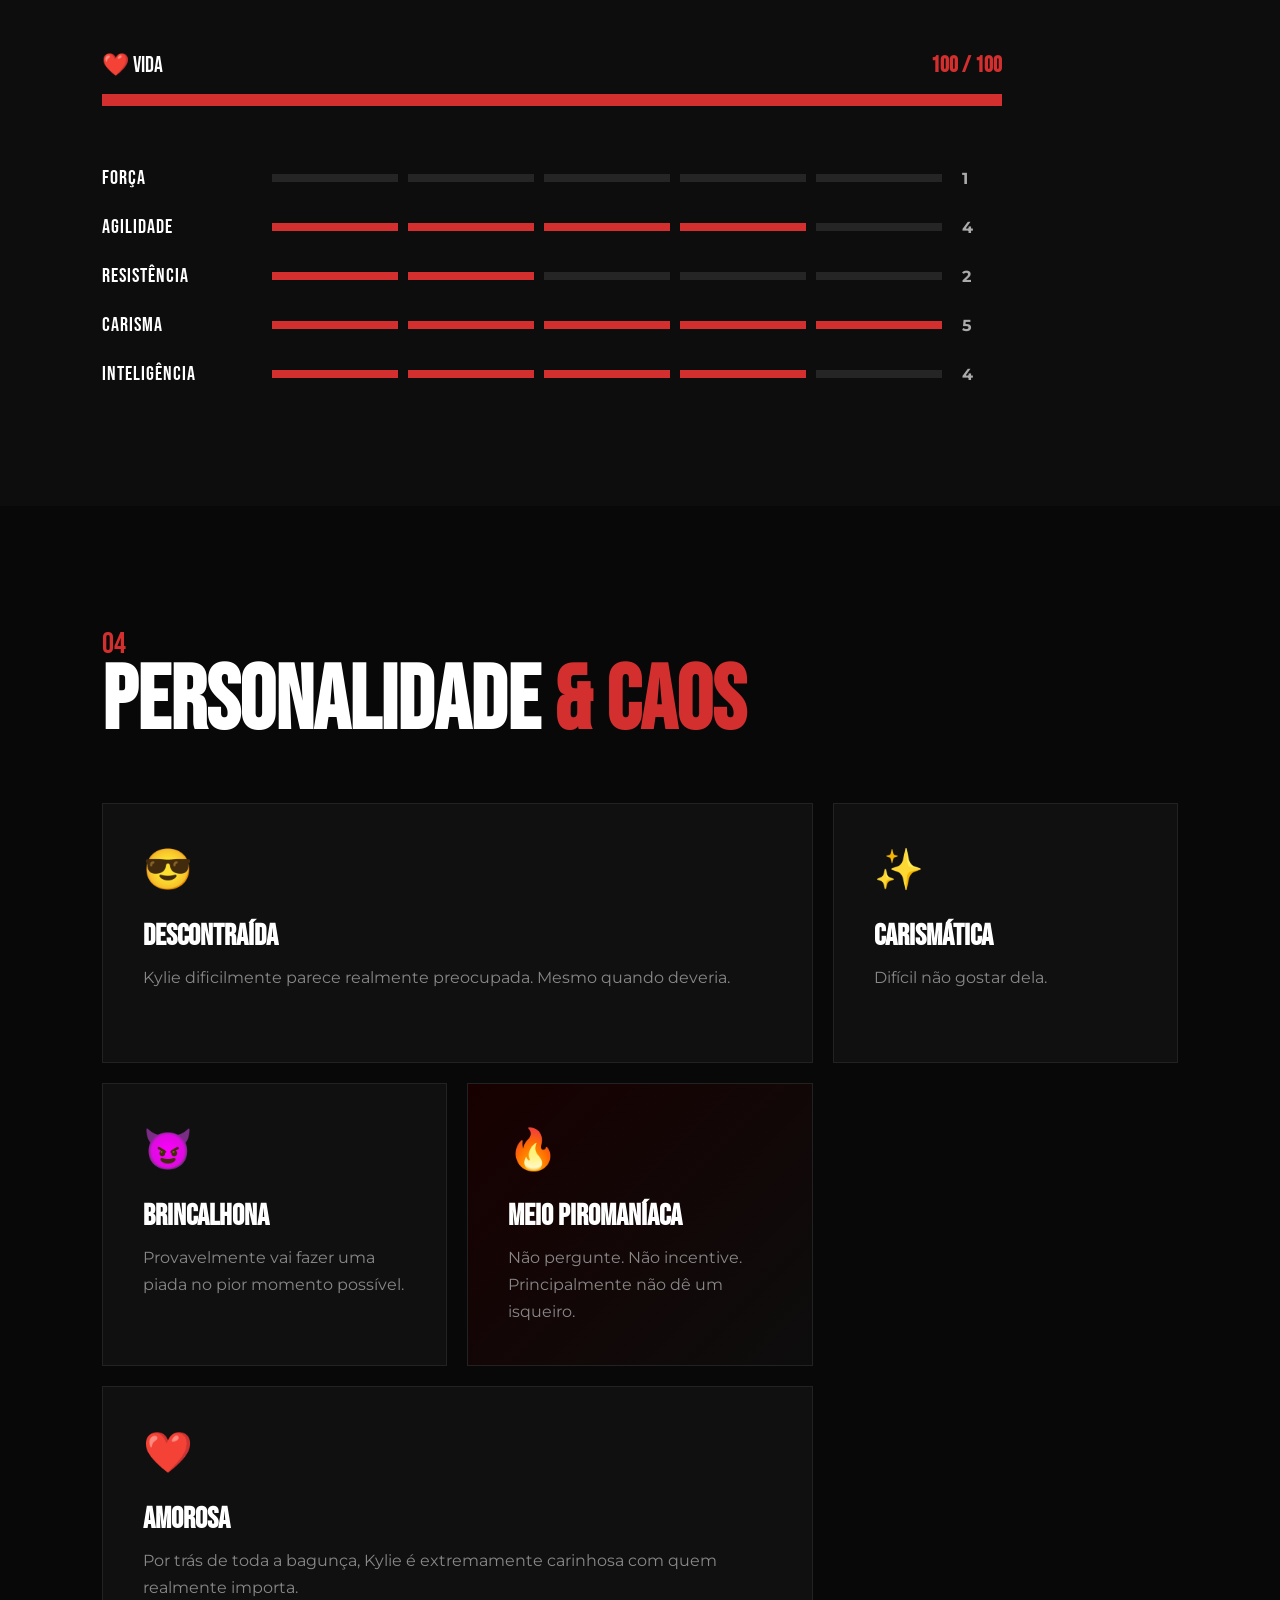
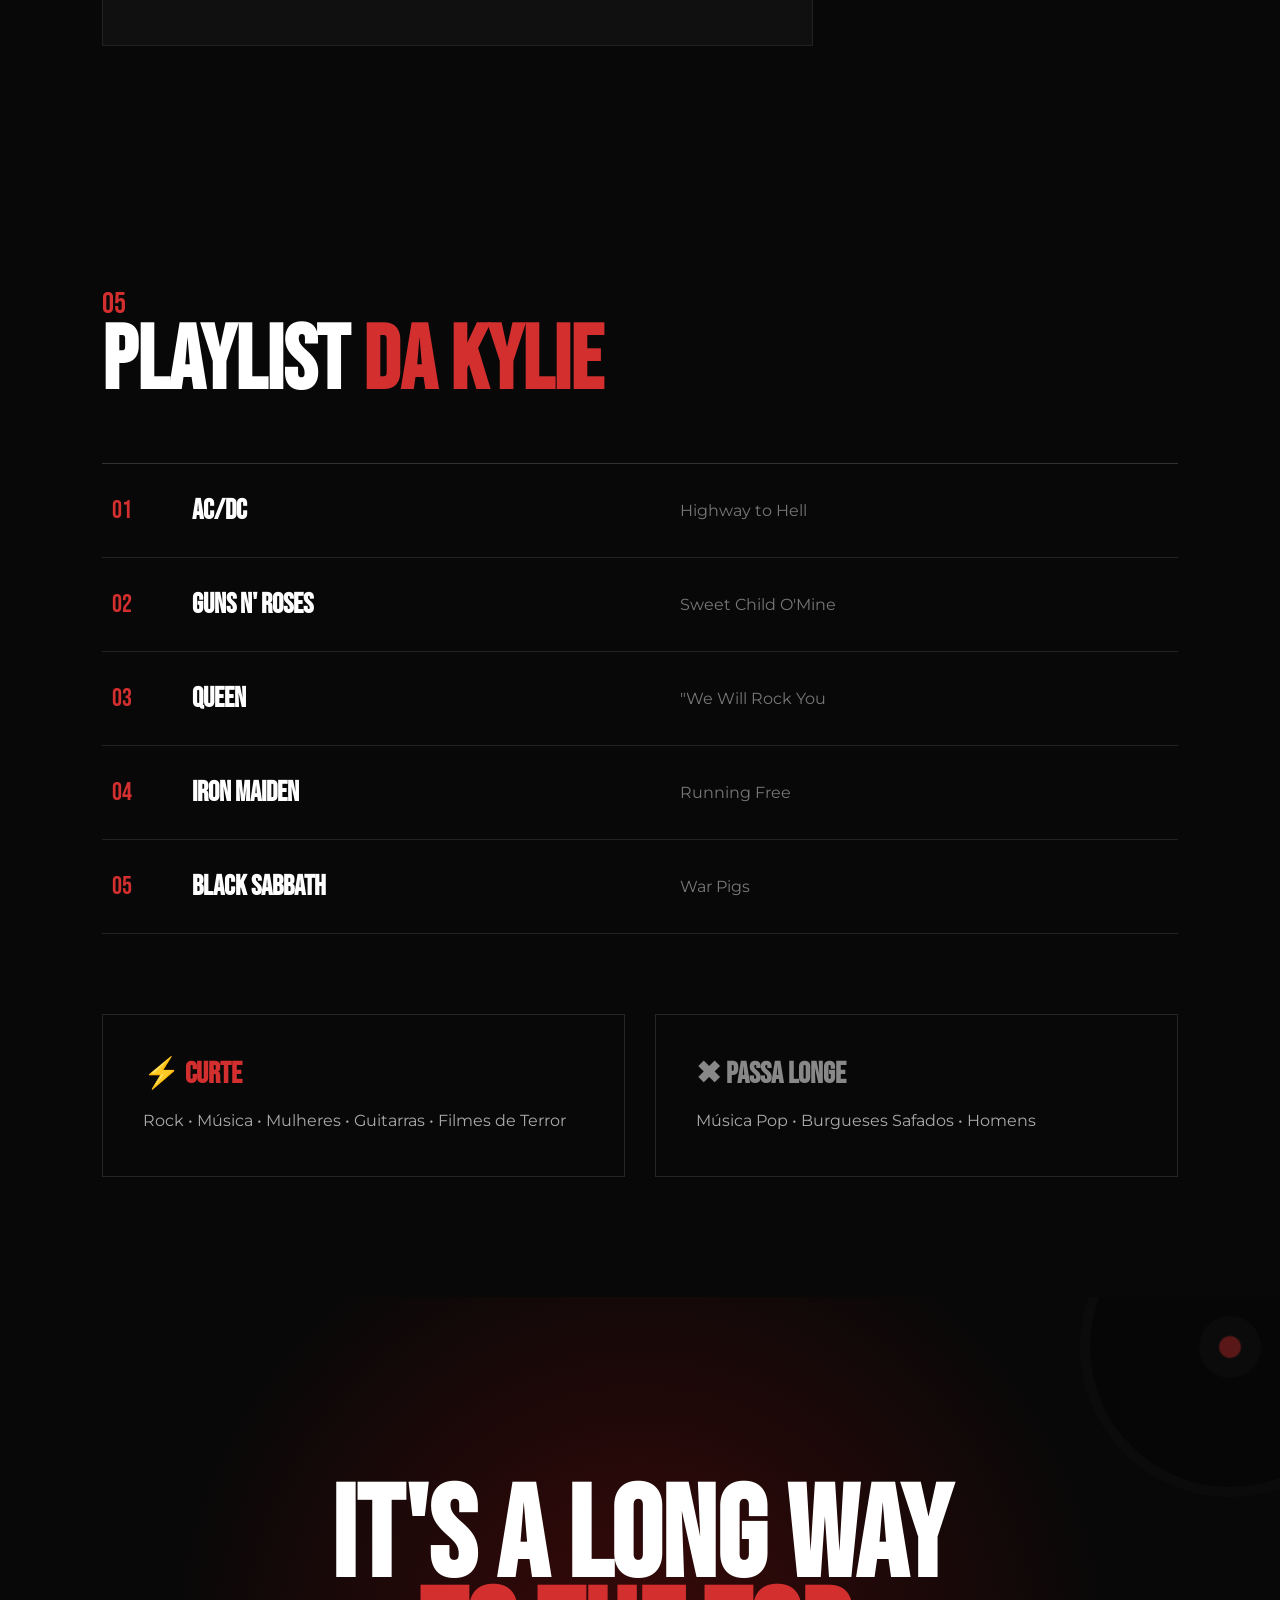
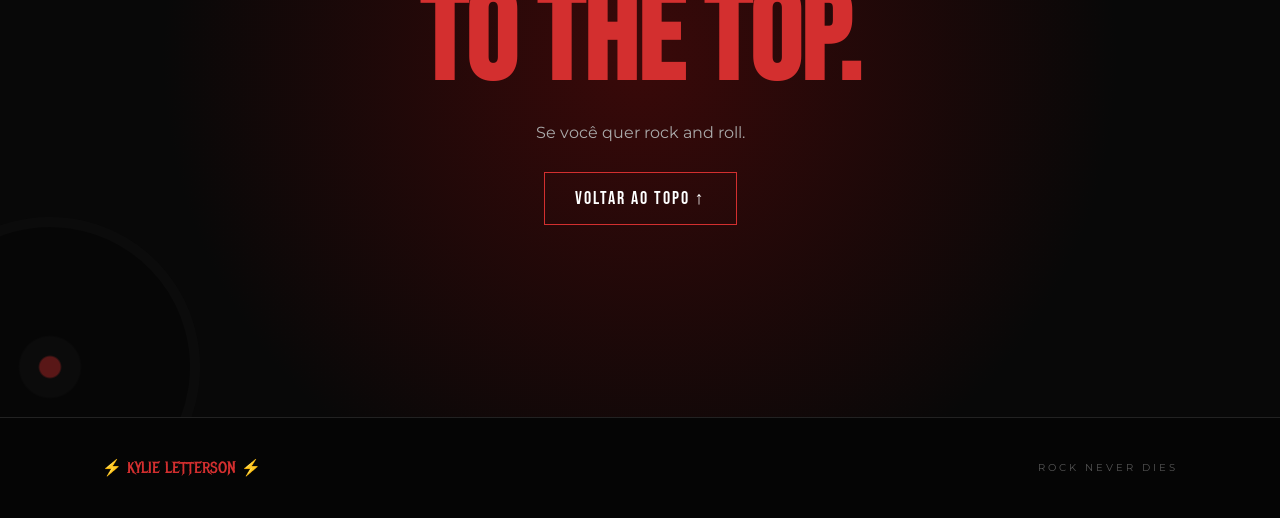
<file: ficha/Kylie/index.html>
<!DOCTYPE html>
<html lang="pt-br">

<head>
    <meta charset="UTF-8">
    <meta name="viewport" content="width=device-width, initial-scale=1.0">

    <title>Kylie Letterson | Rockstar</title>

    <link rel="stylesheet" href="style.css">

    <link rel="preconnect" href="https://fonts.googleapis.com">
    <link rel="preconnect" href="https://fonts.gstatic.com" crossorigin>

    <link
        href="https://fonts.googleapis.com/css2?family=Bebas+Neue&family=Metal+Mania&family=Montserrat:wght@300;400;600;700&display=swap"
        rel="stylesheet">
</head>

<body>

    <!-- TELA DE ENTRADA -->

    <section class="entrada" id="entrada">

        <div class="entrada-conteudo">

            <p class="mini-titulo">⚡ ROCKSTAR FILE ⚡</p>

            <h1>KYLIE</h1>

            <h2>LETTERSON</h2>

            <p class="frase">
                Bem-vindo à estrada.
                <br>
                Agora não tem mais volta.
            </p>

            <button id="entrar">
                ▶ ENTER THE HIGHWAY
            </button>

        </div>

    </section>


    <!-- AUDIO -->

    <audio id="musica" loop>
        <source src="Assets/Highway-To-Hell.mp3" type="audio/mpeg">
    </audio>


    <!-- SITE -->

    <main id="site">

        <!-- MENU -->

        <header>

            <a href="#inicio" class="logo">
                ⚡ KYLIE
            </a>

<nav>
   <a href="../../index.html">Página Principal</a>
    <a href="#inicio">Início</a>
    <a href="#sobre">Sobre</a>
    <a href="#historia">História</a>
    <a href="#status">Status</a>
    <a href="#personalidade">Personalidade</a>
    <a href="#gostos">Playlist</a>

</nav>

            <button id="controle-musica">
                🔊
            </button>

        </header>


        <!-- HERO -->

        <section class="hero" id="inicio">

            <div class="hero-texto">

                <p class="tag">★ LOJA DE DISCOS • GUITARRISTA • CAOS ★</p>

                <h1>
                    KYLIE
                    <span>LETTERSON</span>
                </h1>

                <p class="descricao-principal">

                    Vendedora de uma loja de discos durante o dia.
                    Guitarrista nas horas vagas.
                    Uma pequena ameaça à segurança pública o resto do tempo.

                </p>

                <a href="#sobre" class="botao">
                    CONHECER A KYLIE ↓
                </a>

            </div>


            <div class="hero-imagem">

                <!-- COLOQUE A IMAGEM DA KYLIE EM assets/kylie.png -->

                <img src="Assets/Kylie.png" alt="Kylie Letterson">

                <div class="circulo"></div>

            </div>

        </section>


        <!-- INFORMAÇÕES -->

        <section class="sobre" id="sobre">

            <div class="titulo-secao">

                <p>01</p>

                <h2>
                    QUEM É
                    <span>ELA?</span>
                </h2>

            </div>


            <div class="cards-info">

                <div class="card">

                    <span>⚡</span>

                    <h3>IDADE</h3>

                    <p>19 anos</p>

                </div>


                <div class="card">

                    <span>⚡</span>

                    <h3>ALTURA</h3>

                    <p>1,80m</p>

                </div>


                <div class="card">

                    <span>⚡</span>

                    <h3>PROFISSÃO</h3>

                    <p>
                        Vendedora de Loja de Discos
                    </p>

                </div>


                <div class="card">

                    <span>🎸</span>

                    <h3>SEGUNDA VIDA</h3>

                    <p>
                        Guitarrista nas horas vagas
                    </p>

                </div>

            </div>


            <div class="descricao-kylie">

                <div class="texto">

                    <h2>
                        RUIVA.
                        <br>
                        <span>BARULHENTA.</span>
                        <br>
                        IMPREVISÍVEL.
                    </h2>

                    <p>
                        Kylie tem uma aparência marcante e delicada.
                        Seu cabelo longo, volumoso e ondulado possui
                        um tom ruivo acobreado vibrante, impossível
                        de ignorar.
                    </p>

                    <p>
                        Seus olhos azul-acinzentados contrastam com
                        seus cabelos, enquanto sua postura relaxada
                        demonstra uma confiança natural.
                    </p>

                </div>


                <div class="detalhes">

                    <div>

                        <span>OLHOS</span>

                        <strong>Azul-Acinzentado</strong>

                    </div>


                    <div>

                        <span>CABELO</span>

                        <strong>Ruivo Acobreado</strong>

                    </div>


                    <div>

                        <span>PELE</span>

                        <strong>Branca Clara</strong>

                    </div>

                </div>

            </div>

        </section>

        <!-- LINHA DO TEMPO -->

<section class="timeline" id="historia">

    <div class="titulo-secao">

        <p>02</p>

        <h2>
            LINHA DO
            <span>TEMPO</span>
        </h2>

    </div>

    <div class="nascimento">

        <div class="nascimento-titulo">
            <span>★</span>
            <h3>O COMEÇO DE TUDO</h3>
        </div>

        <p>
            Nasceu no dia <strong>18 de julho de 1962</strong>
            em <strong>Howell - Michigan - EUA</strong>,
            às <strong>23:58</strong>, numa quinta-feira
            que tava chovendo pra carai.
        </p>

    </div>


    <div class="timeline-container">

        <div class="timeline-item">

            <div class="timeline-data">
                18/06/1962
            </div>

            <div class="timeline-ponto"></div>

            <div class="timeline-conteudo">
                <h3>Nascimento</h3>
                <p>
                    O início da história da Kylie.
                </p>
            </div>

        </div>


        <div class="timeline-item">

            <div class="timeline-data">
                22/06/1968
            </div>

            <div class="timeline-ponto"></div>

            <div class="timeline-conteudo">
                <h3>Caiu na porrada com coleguinha</h3>
                <p>
                    Kylie caiu na porrada com a coleguinha
                    Júlia. <strong>(6 Anos)</strong>
                </p>
            </div>

        </div>


        <div class="timeline-item">

            <div class="timeline-data">
                23/08/1972
            </div>

            <div class="timeline-ponto"></div>

            <div class="timeline-conteudo">
                <h3>O nariz de Júlia</h3>
                <p>
                    Quebrou o nariz da coleguinha com uma
                    pedrada. Júlia. <strong>(10 Anos)</strong>
                </p>
            </div>

        </div>


        <div class="timeline-item">

            <div class="timeline-data">
                12/09/1976
            </div>

            <div class="timeline-ponto"></div>

            <div class="timeline-conteudo">
                <h3>A primeira guitarra</h3>
                <p>
                    Ganhou sua primeira guitarra.
                    <strong>(14 Anos)</strong>
                </p>
            </div>

        </div>


        <div class="timeline-item">

            <div class="timeline-data">
                25/02/1978
            </div>

            <div class="timeline-ponto"></div>

            <div class="timeline-conteudo">
                <h3>Uma Kombi muito foda</h3>
                <p>
                    Comprou uma Kombi muito foda.
                    <strong>(16 Anos)</strong>
                </p>
            </div>

        </div>


        <div class="timeline-item">

            <div class="timeline-data">
                18/06/1979
            </div>

            <div class="timeline-ponto"></div>

            <div class="timeline-conteudo">
                <h3>A revanche</h3>
                <p>
                    Especificamente às 00hrs, ou seja, do dia
                    17 pro dia 18, comeu a mesma amiguinha
                    que ela quebrou o nariz. Júlia.
                    <strong>(17 Anos)</strong>
                </p>
            </div>

        </div>


        <div class="timeline-item">

            <div class="timeline-data">
                29/11/1979
            </div>

            <div class="timeline-ponto"></div>

            <div class="timeline-conteudo">
                <h3>Formatura</h3>
                <p>
                    Formatura muito braba do ensino médio,
                    onde ela encheu a cara escondida e a
                    Sophie encobriu ela.
                </p>
            </div>

        </div>


        <div class="timeline-item">

            <div class="timeline-data">
                30/04/1980
            </div>

            <div class="timeline-ponto"></div>

            <div class="timeline-conteudo">
                <h3>Primeiro emprego</h3>
                <p>
                    Arranjou um emprego e lançou uma música
                    com a Júlia.
                </p>
            </div>

        </div>


        <div class="timeline-item">

            <div class="timeline-data">
                15/01/1981
            </div>

            <div class="timeline-ponto"></div>

            <div class="timeline-conteudo">
                <h3>Michigan State University</h3>
                <p>
                    Conseguiu uma vaga na
                    <strong>Michigan State University</strong>
                    para cursar Bacharelado em Música
                    (Performance Musical).
                </p>
            </div>

        </div>


        <div class="timeline-item ultimo">

            <div class="timeline-data">
                17/07/1982
            </div>

            <div class="timeline-ponto"></div>

            <div class="timeline-conteudo">
                <h3>Preparativos</h3>
                <p>
                    Preparativos pra festa de aniversario  que ela vai dar.
                </p>
            </div>

        </div>

    </div>

</section>

        <!-- STATUS -->

        <section class="status" id="status">

            <div class="titulo-secao">

                <p>03</p>

                <h2>
                    STATUS
                    <span>DA ROCKSTAR</span>
                </h2>

            </div>


            <div class="status-container">


                <div class="barra-status">

                    <div class="status-topo">

                        <span>❤️ VIDA</span>

                        <strong>100 / 100</strong>

                    </div>

                    <div class="barra">

                        <div class="progresso vida"></div>

                    </div>

                </div>



                <div class="atributos">


                    <div class="atributo">

                        <span>FORÇA</span>

                        <div class="pontos">

                            <i></i>
                            <i></i>
                            <i></i>
                            <i></i>
                            <i></i>

                        </div>

                        <strong>1</strong>

                    </div>



                    <div class="atributo">

                        <span>AGILIDADE</span>

                        <div class="pontos">

                            <i class="ativo"></i>
                            <i class="ativo"></i>
                            <i class="ativo"></i>
                            <i class="ativo"></i>
                            <i></i>

                        </div>

                        <strong>4</strong>

                    </div>



                    <div class="atributo">

                        <span>RESISTÊNCIA</span>

                        <div class="pontos">

                            <i class="ativo"></i>
                            <i class="ativo"></i>
                            <i></i>
                            <i></i>
                            <i></i>

                        </div>

                        <strong>2</strong>

                    </div>



                    <div class="atributo">

                        <span>CARISMA</span>

                        <div class="pontos">

                            <i class="ativo"></i>
                            <i class="ativo"></i>
                            <i class="ativo"></i>
                            <i class="ativo"></i>
                            <i class="ativo"></i>

                        </div>

                        <strong>5</strong>

                    </div>



                    <div class="atributo">

                        <span>INTELIGÊNCIA</span>

                        <div class="pontos">

                            <i class="ativo"></i>
                            <i class="ativo"></i>
                            <i class="ativo"></i>
                            <i class="ativo"></i>
                            <i></i>

                        </div>

                        <strong>4</strong>

                    </div>


                </div>

            </div>

        </section>


        <!-- PERSONALIDADE -->

        <section class="personalidade" id="personalidade">

            <div class="titulo-secao">

                <p>04</p>

                <h2>
                    PERSONALIDADE
                    <span>& CAOS</span>
                </h2>

            </div>


            <div class="personalidade-grid">


                <div class="personalidade-card grande">

                    <span>😎</span>

                    <h3>DESCONTRAÍDA</h3>

                    <p>
                        Kylie dificilmente parece realmente preocupada.
                        Mesmo quando deveria.
                    </p>

                </div>


                <div class="personalidade-card">

                    <span>✨</span>

                    <h3>CARISMÁTICA</h3>

                    <p>
                        Difícil não gostar dela.
                    </p>

                </div>


                <div class="personalidade-card">

                    <span>😈</span>

                    <h3>BRINCALHONA</h3>

                    <p>
                        Provavelmente vai fazer uma piada
                        no pior momento possível.
                    </p>

                </div>


                <div class="personalidade-card fogo">

                    <span>🔥</span>

                    <h3>MEIO PIROMANÍACA</h3>

                    <p>
                        Não pergunte.
                        Não incentive.
                        Principalmente não dê um isqueiro.
                    </p>

                </div>


                <div class="personalidade-card grande">

                    <span>❤️</span>

                    <h3>AMOROSA</h3>

                    <p>
                        Por trás de toda a bagunça,
                        Kylie é extremamente carinhosa
                        com quem realmente importa.
                    </p>

                </div>


            </div>

        </section>


        <!-- GOSTOS -->

        <section class="gostos" id="gostos">

            <div class="titulo-secao">

                <p>05</p>

                <h2>
                    PLAYLIST
                    <span>DA KYLIE</span>
                </h2>

            </div>


            <div class="playlist">


                <div class="musica">

                    <span>01</span>

                    <h3>AC/DC</h3>

                    <p>Highway to Hell</p>

                </div>


                <div class="musica">

                    <span>02</span>

                    <h3>GUNS N' ROSES</h3>

                    <p>Sweet Child O'Mine</p>

                </div>


                <div class="musica">

                    <span>03</span>

                    <h3>QUEEN</h3>

                    <p>"We Will Rock You</p>

                </div>


                <div class="musica">

                    <span>04</span>

                    <h3>IRON MAIDEN</h3>

                    <p>Running Free</p>

                </div>


                <div class="musica">

                    <span>05</span>

                    <h3>BLACK SABBATH</h3>

                    <p>War Pigs</p>

                </div>


            </div>


            <div class="gosta-nao-gosta">


                <div class="gosta">

                    <h3>⚡ CURTE</h3>

                    <p>
                        Rock • Música • Mulheres •
                        Guitarras • Filmes de Terror
                    </p>

                </div>


                <div class="nao-gosta">

                    <h3>✖ PASSA LONGE</h3>

                    <p>
                        Música Pop • Burgueses Safados • Homens
                    </p>

                </div>


            </div>

        </section>


        <!-- FRASE FINAL -->

        <section class="final">

            <div class="disco disco1"></div>
            <div class="disco disco2"></div>

            <h2>
                IT'S A LONG WAY
                <br>
                <span>TO THE TOP.</span>
            </h2>

            <p>
                Se você quer rock and roll.
            </p>

            <button id="topo">
                VOLTAR AO TOPO ↑
            </button>

        </section>


        <footer>

            <p>
                ⚡ KYLIE LETTERSON ⚡
            </p>

            <span>
                ROCK NEVER DIES
            </span>

        </footer>

    </main>


    <script src="script.js"></script>

</body>

</html>
</file>
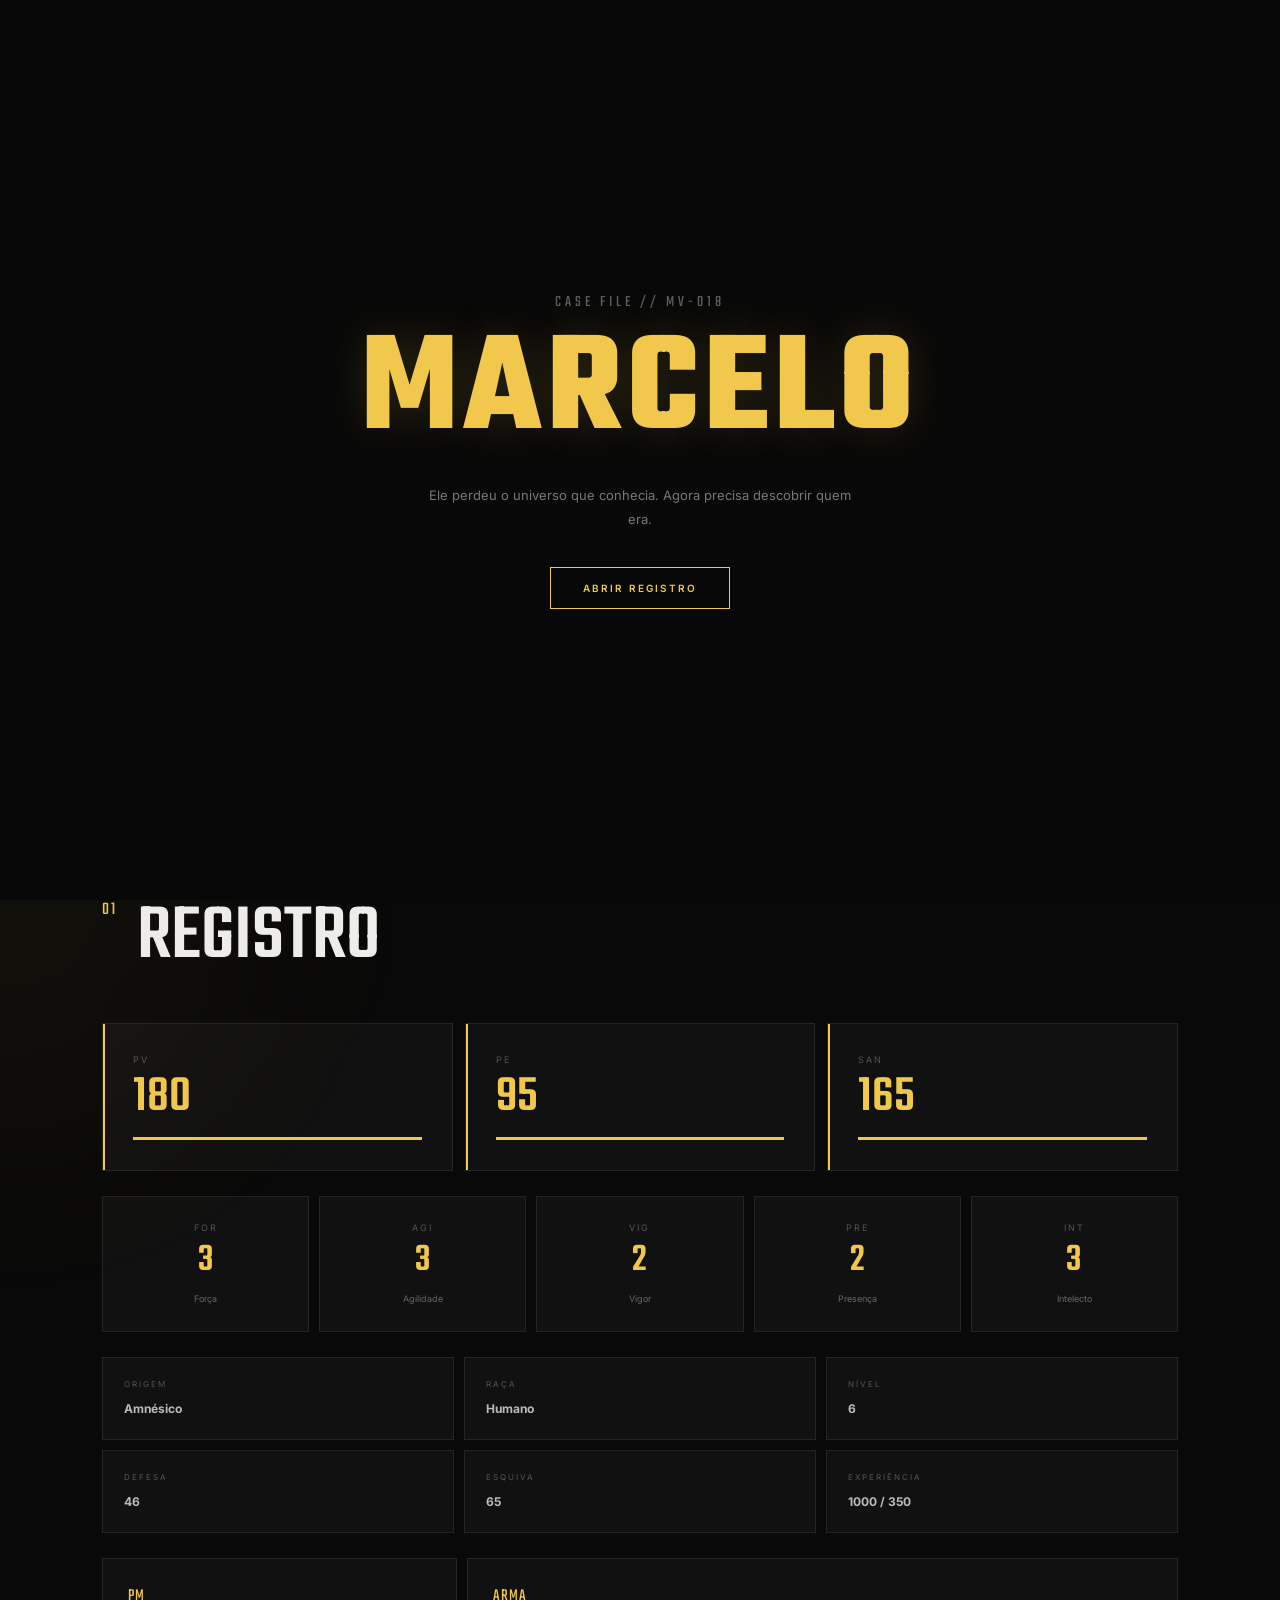
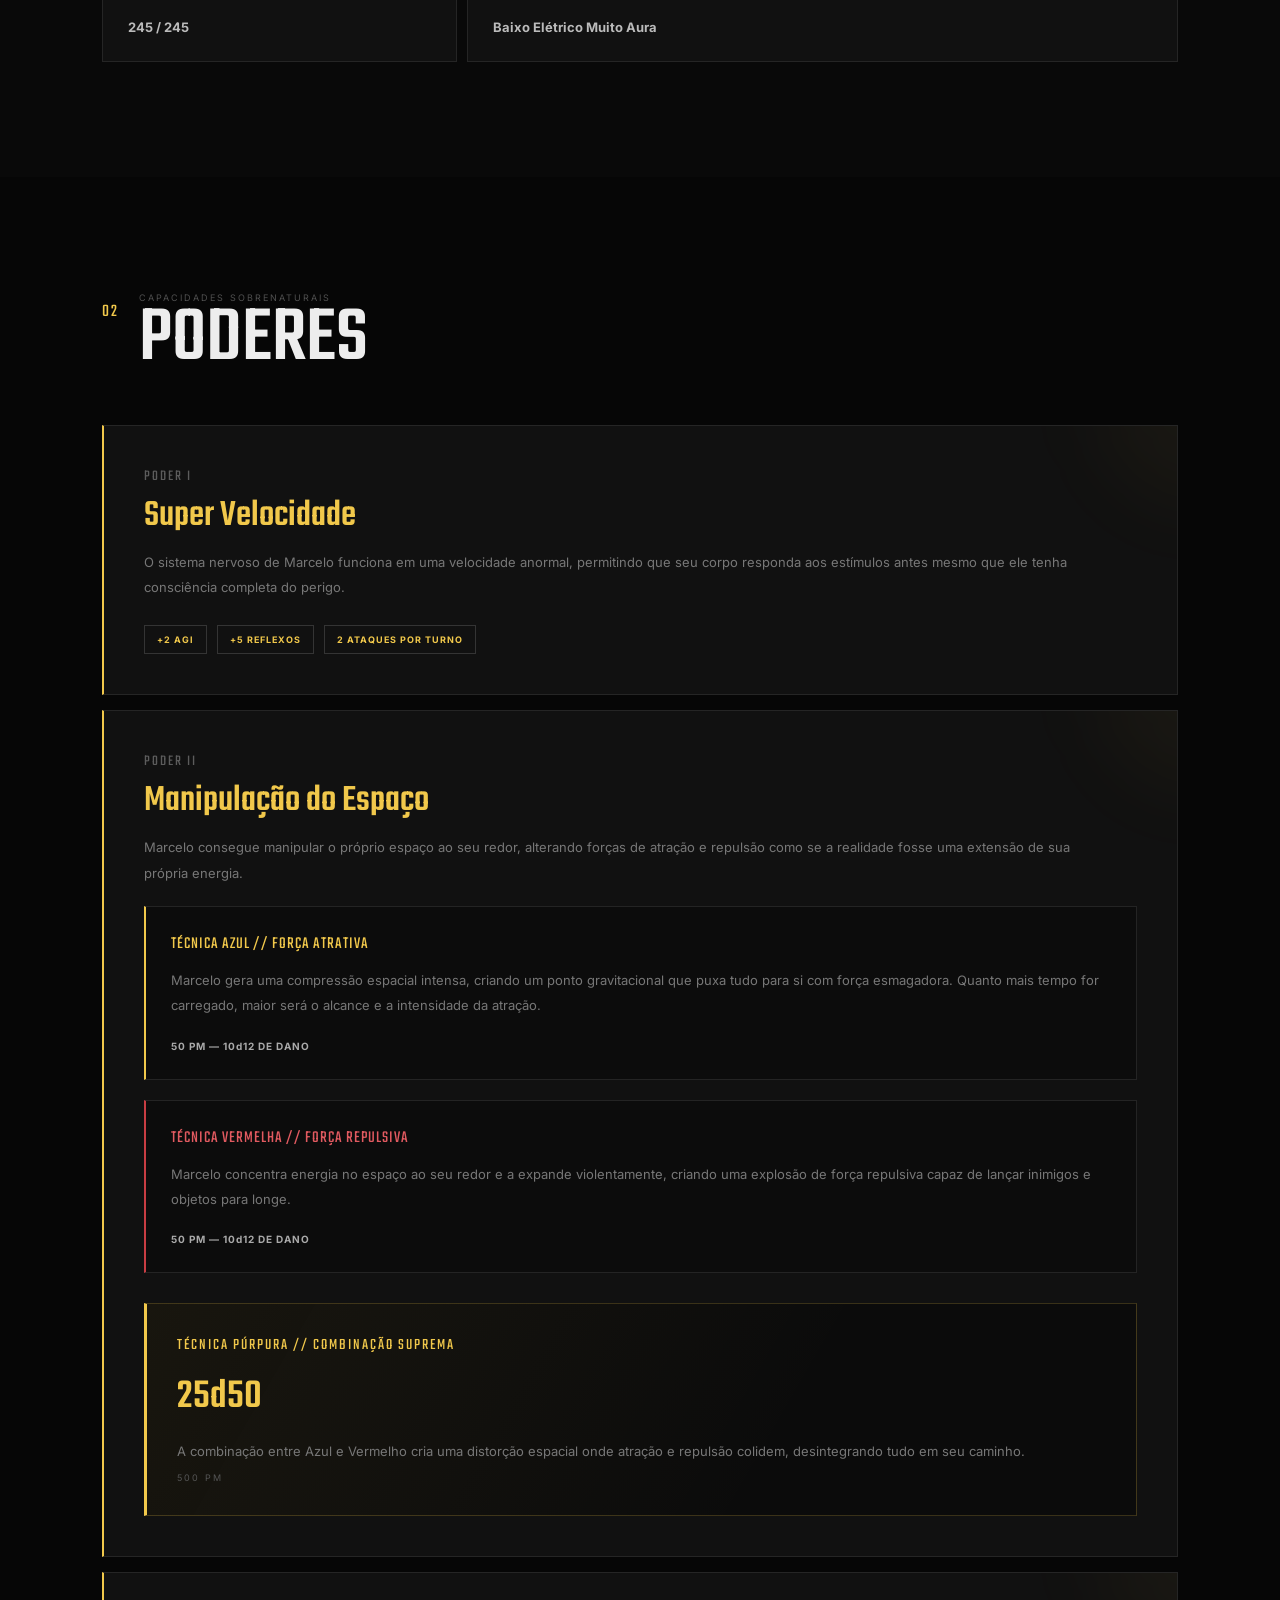
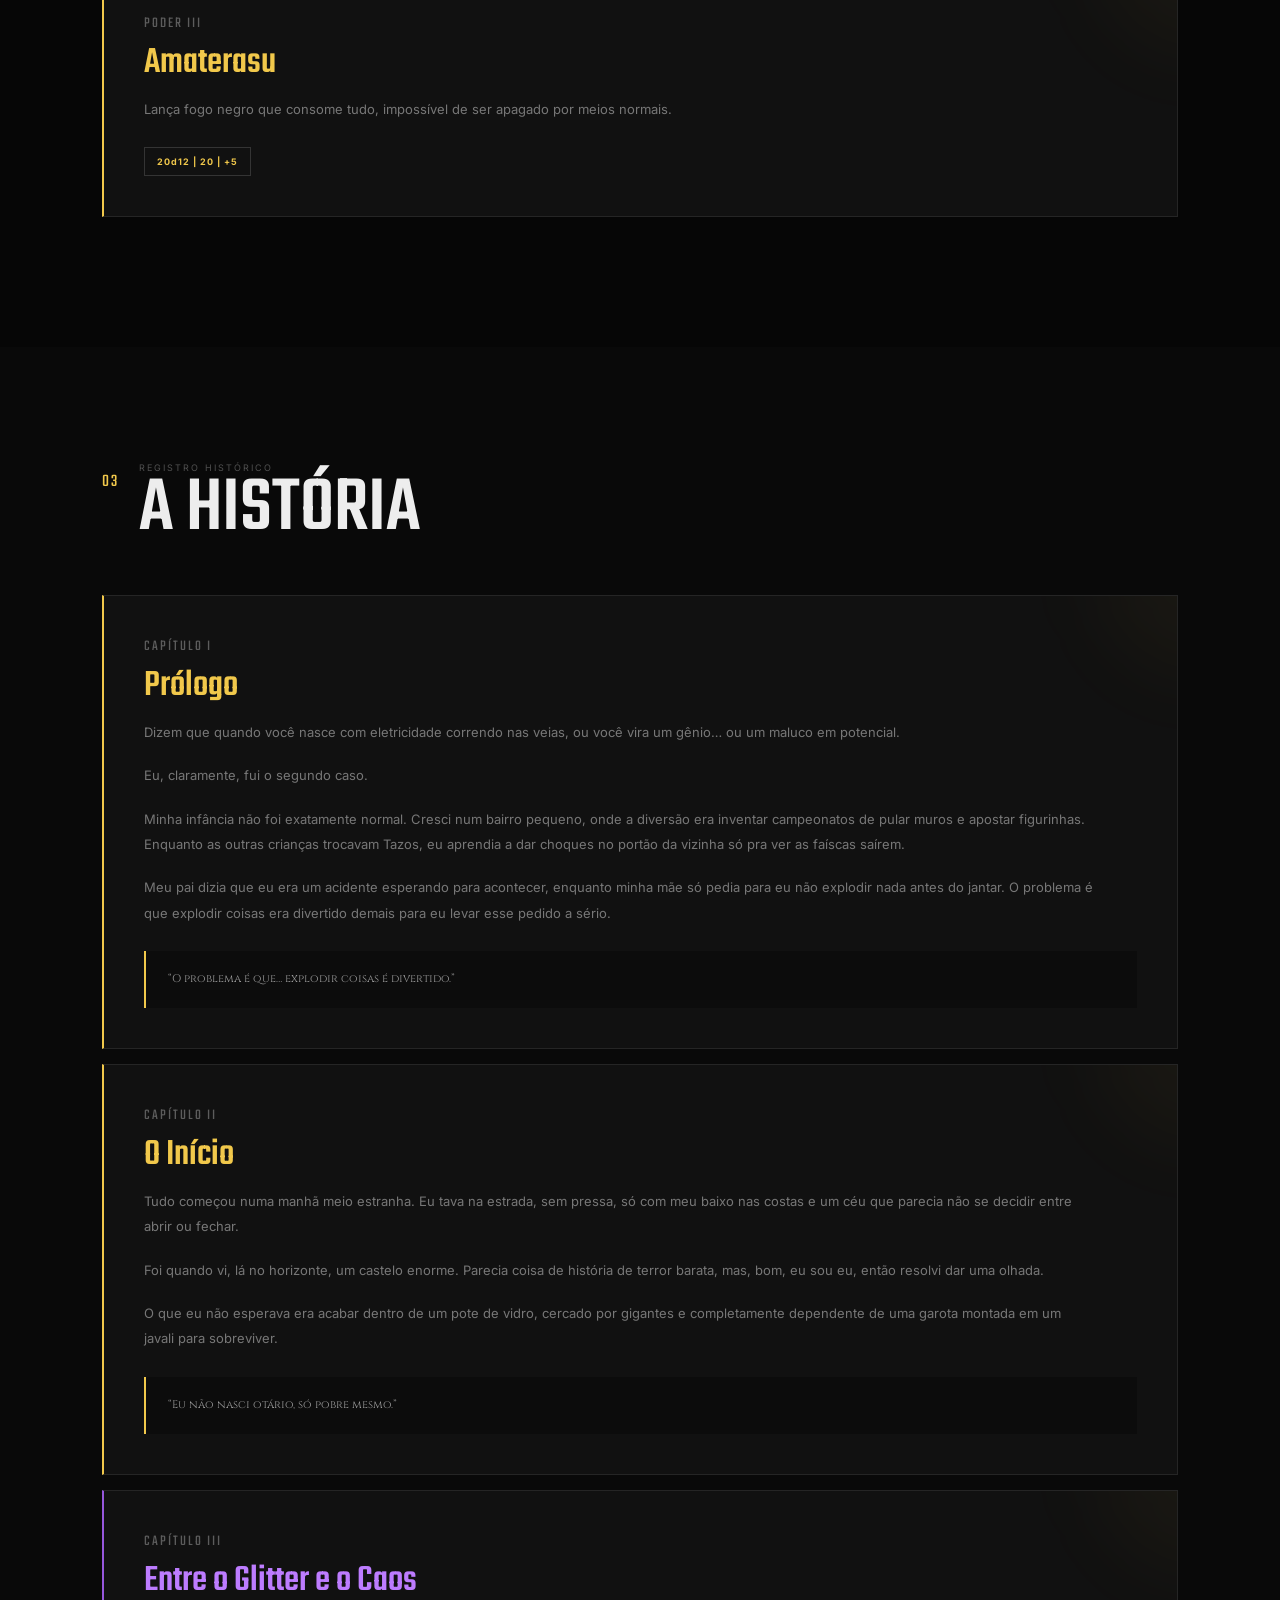
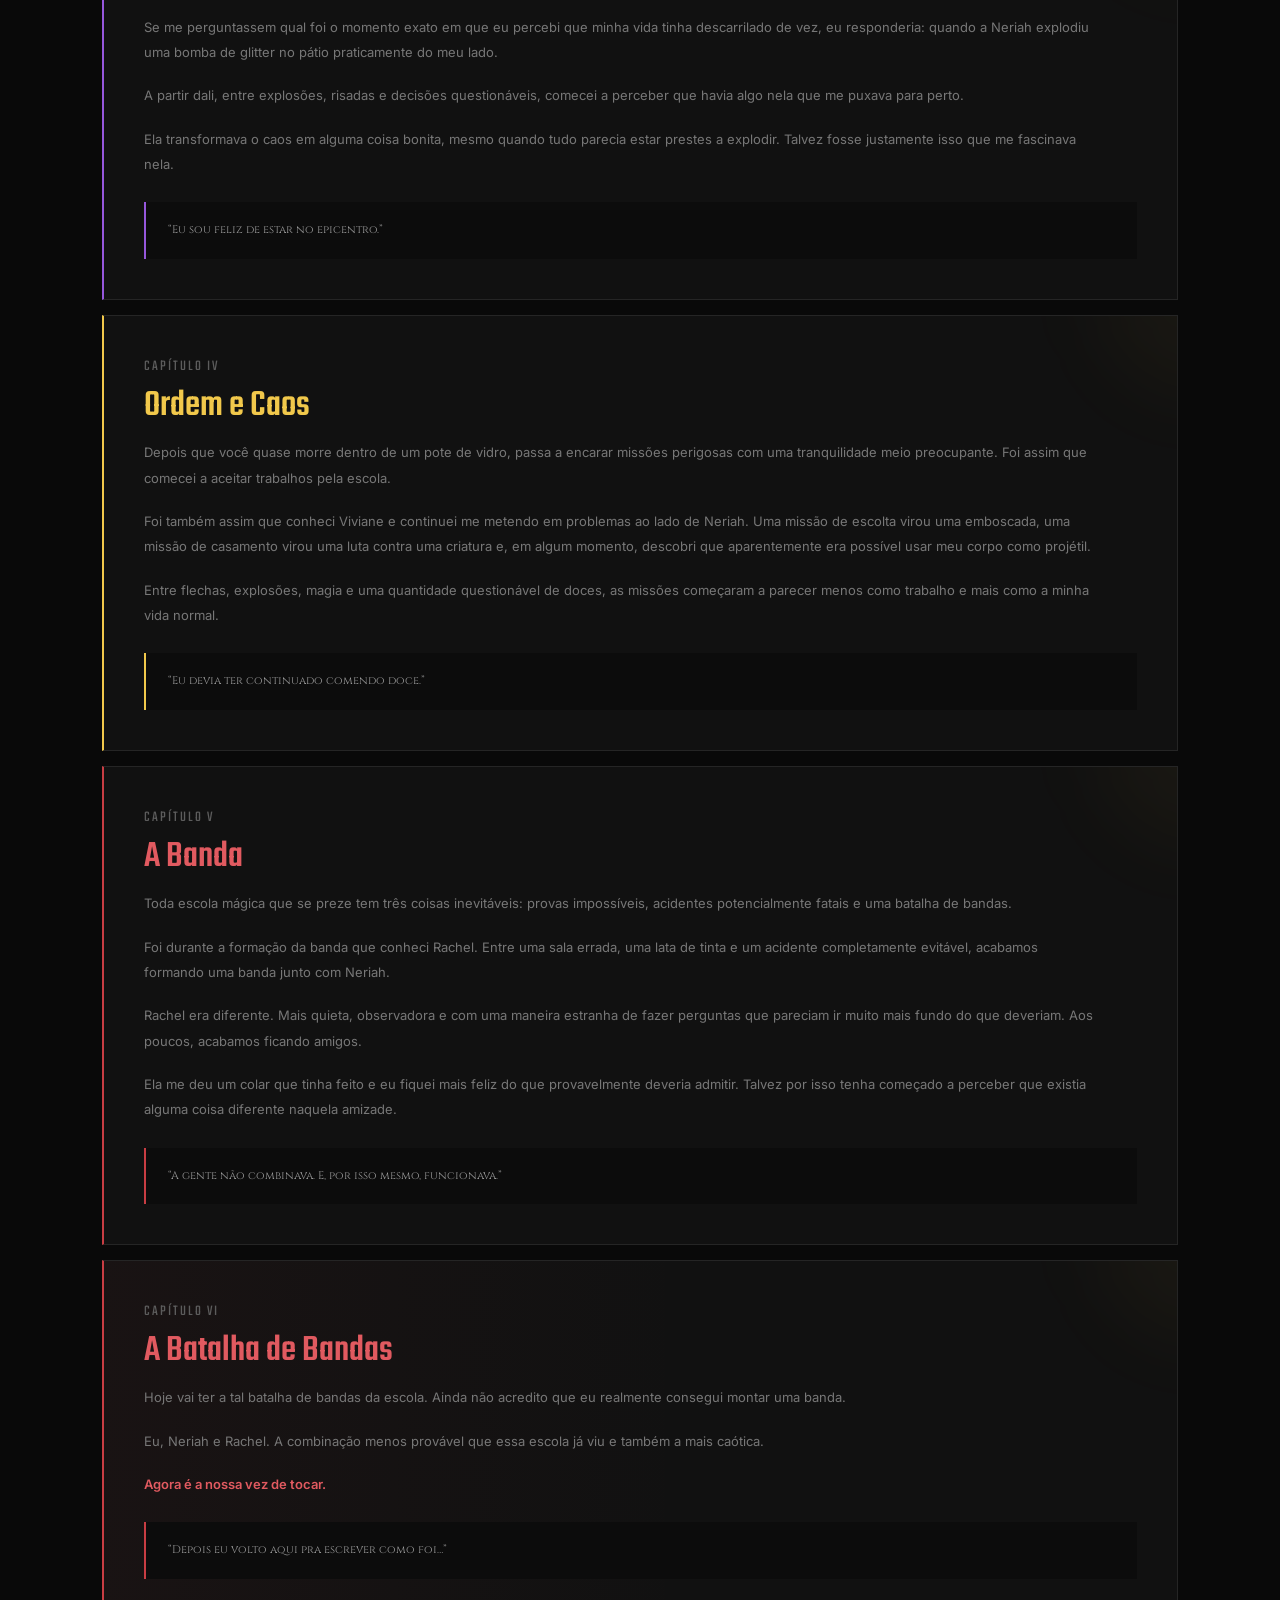
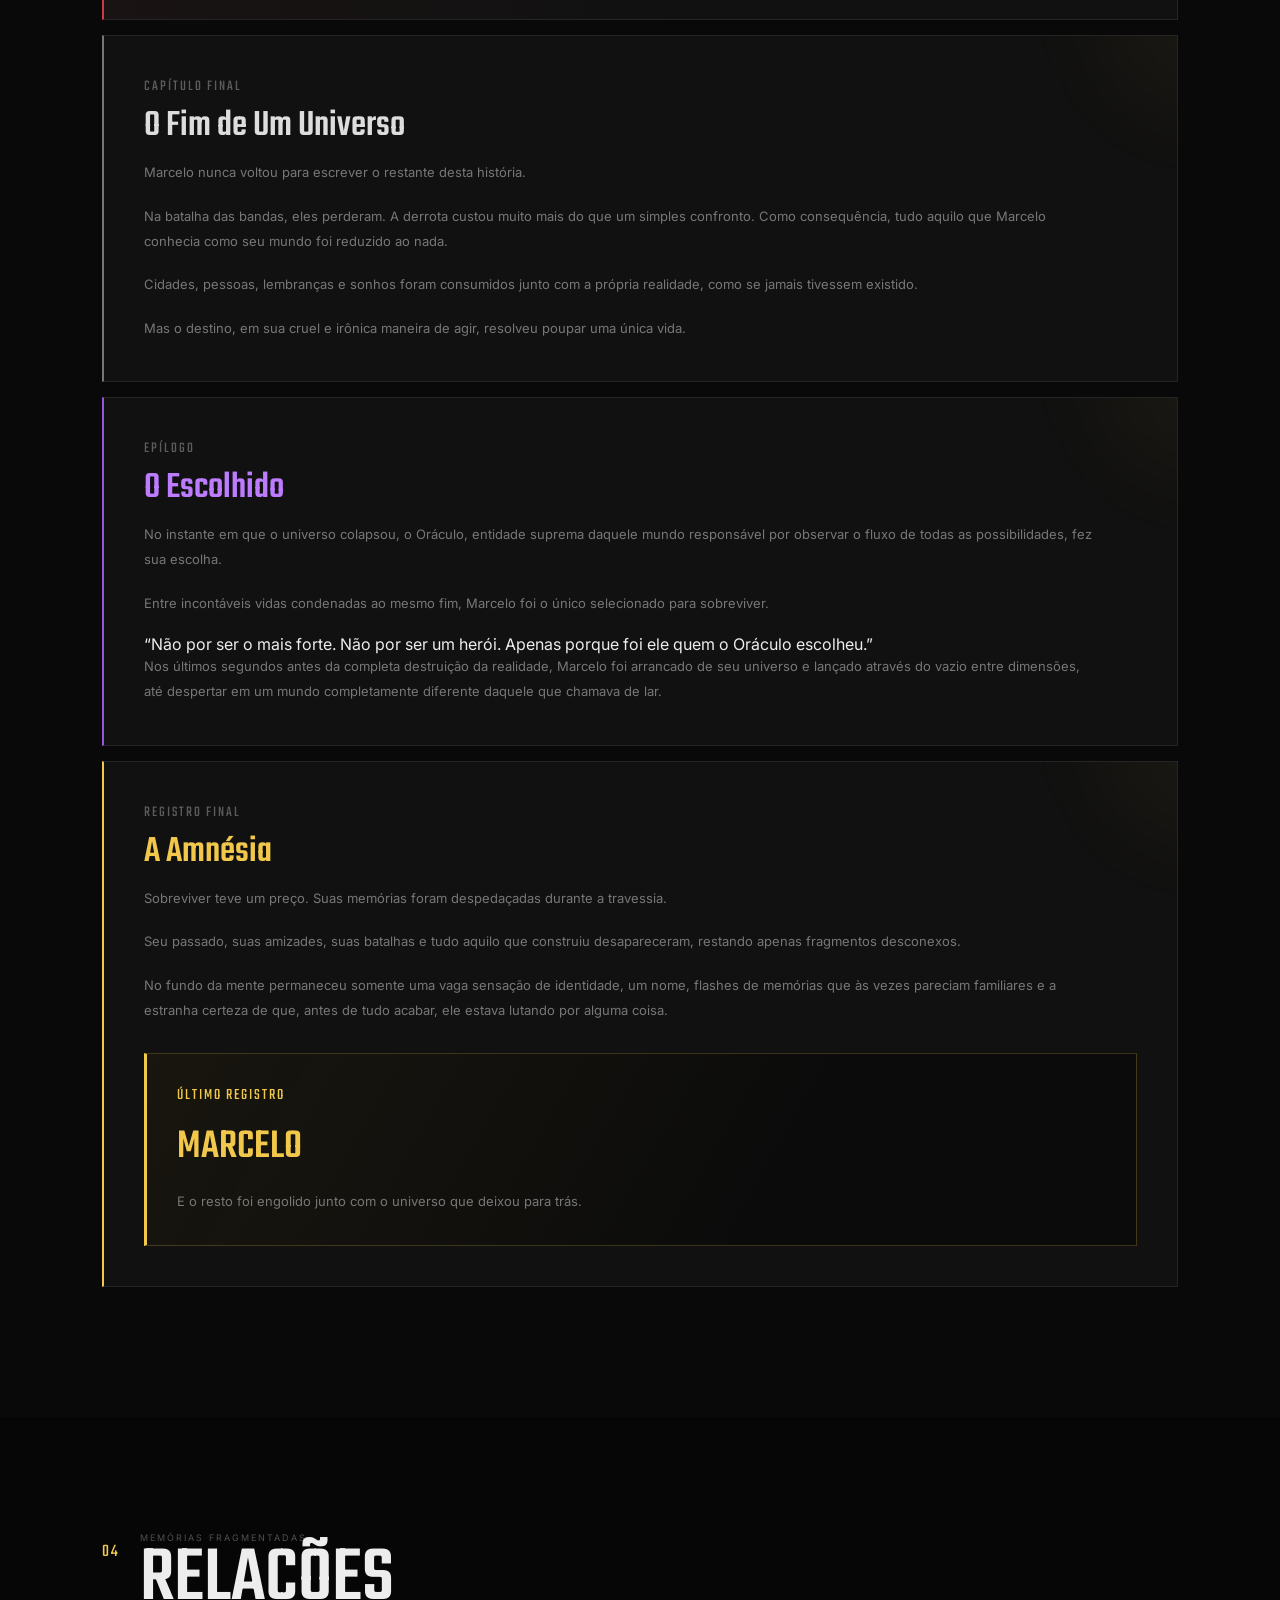
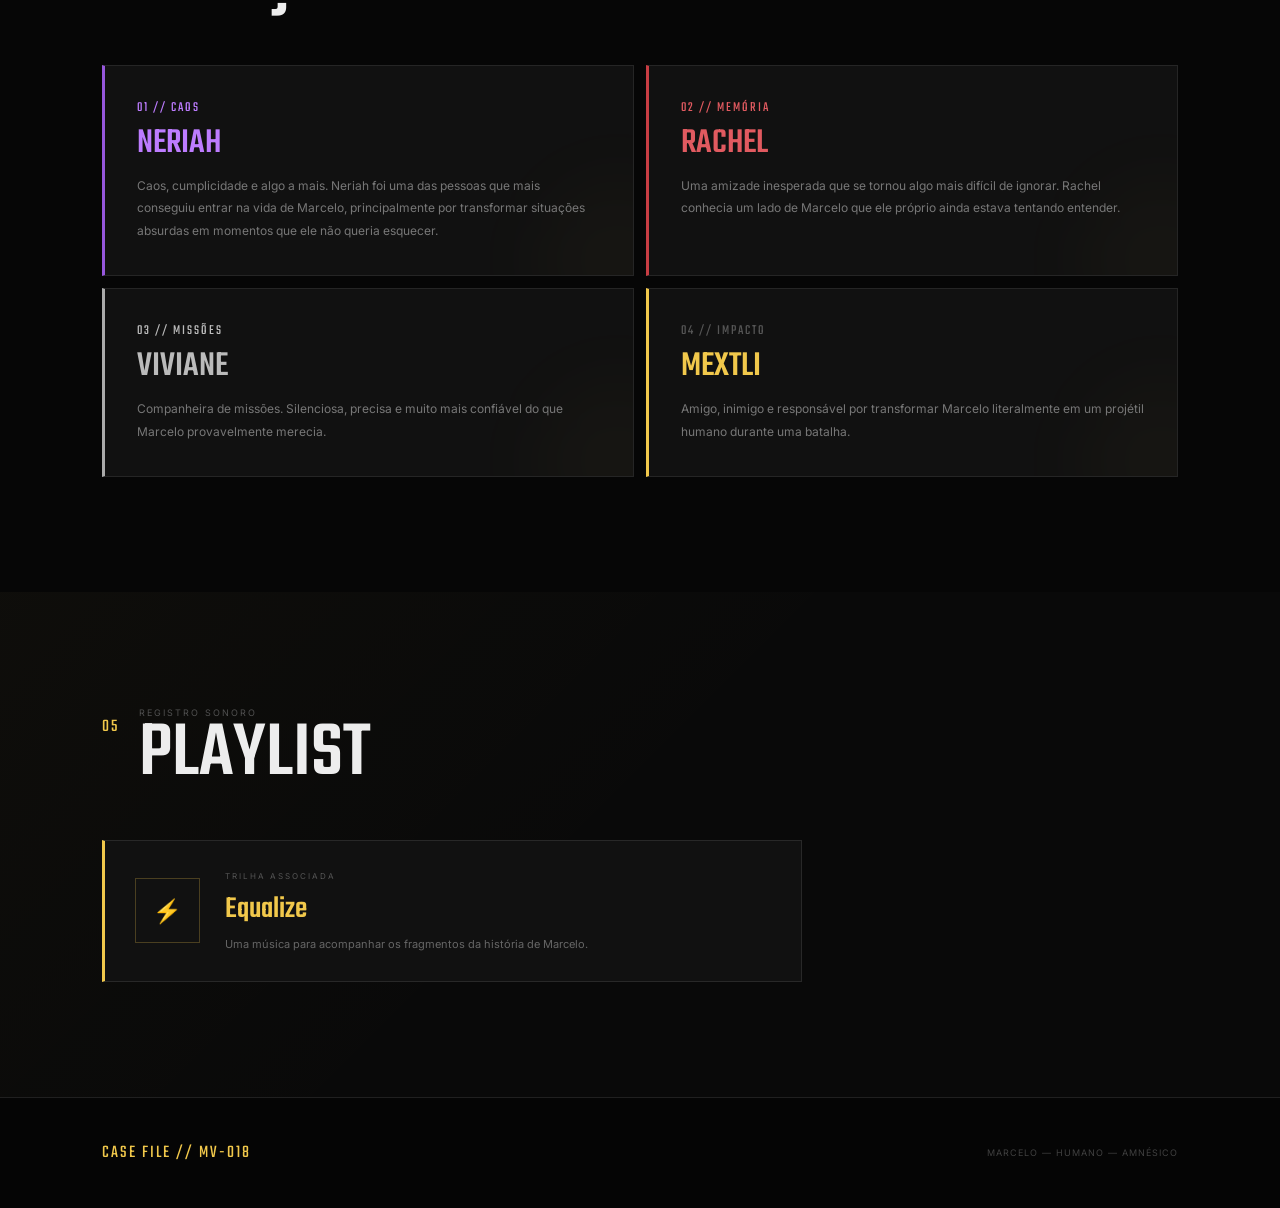
<file: ficha/Marcelo/index.html>
<!DOCTYPE html>
<html lang="pt-BR">

<head>
    <meta charset="UTF-8">
    <meta name="viewport" content="width=device-width, initial-scale=1.0">

    <title>Marcelo — Amnésico</title>

    <link rel="stylesheet" href="style.css">

    <link
        href="https://fonts.googleapis.com/css2?family=Cinzel:wght@500;600;700;800&family=Inter:wght@400;500;600&family=Teko:wght@400;500;600;700&display=swap"
        rel="stylesheet">
</head>

<body>

    <div id="entrada">

        <div class="entrada-conteudo">

            <span>CASE FILE // MV-018</span>

            <h1>MARCELO</h1>

            <p>
                Ele perdeu o universo que conhecia.
                Agora precisa descobrir quem era.
            </p>

            <button id="entrar">
                ABRIR REGISTRO
            </button>

        </div>

    </div>

    <audio id="musica" loop>
        <source src="Assets/Equalize.mpeg" type="audio/mpeg">
    </audio>

    <main id="site">

        <header>

            <a href="#inicio" class="logo">
                ⚡ MARCELO
            </a>

            <nav>
                <a href="../../index.html">Página Principal</a>
                <a href="#inicio">Início</a>
                <a href="#registro">Sobre</a>
                <a href="#historia">História</a>
                <a href="#status">Status</a>
                <a href="#poderes">Poderes</a>
                <a href="#relacionamentos">Relações</a>
                <a href="#playlist">Playlist</a>
            </nav>

            <button id="controle-musica">
                🔊
            </button>

        </header>

        <main>

            <section class="hero" id="inicio">

                <div class="hero-text">

                    <span class="label">
                        CLASSIFICAÇÃO // CHOQUEEEEEEE
                    </span>

                    <h2>MARCELO</h2>

                    <p class="subtitle">
                        Quem eu era?
                    </p>

                    <div class="hero-info">

                        <div>
                            <small>IDADE</small>
                            <strong>18</strong>
                        </div>

                        <div>
                            <small>ALTURA</small>
                            <strong>1,76m</strong>
                        </div>

                        <div>
                            <small>RAÇA</small>
                            <strong>Humano</strong>
                        </div>

                        <div>
                            <small>ORIGEM</small>
                            <strong>Caos</strong>
                        </div>

                    </div>

                </div>

                    <div class="hero-image">
                        <img src="Assets/Celo.jpg" alt="Marcelo">
                        <span>VISUAL RECORD // MARCELO</span>

                </div>

            </section>


            <div class="color-line"></div>


            <section class="section" id="registro">

                <div class="section-title">

                    <span>01</span>

                    <div>
                        <small>ARQUIVO DE PERSONAGEM</small>
                        <h2>REGISTRO</h2>
                    </div>

                </div>

                <div class="status" id="status">

                    <div class="status-card">
                        <span>PV</span>
                        <strong>180</strong>

                        <div class="bar">
                            <i style="width:100%"></i>
                        </div>
                    </div>

                    <div class="status-card">
                        <span>PE</span>
                        <strong>95</strong>

                        <div class="bar">
                            <i style="width:100%"></i>
                        </div>
                    </div>

                    <div class="status-card">
                        <span>SAN</span>
                        <strong>165</strong>

                        <div class="bar">
                            <i style="width:100%"></i>
                        </div>
                    </div>

                </div>


                <div class="attributes">

                    <div>
                        <span>FOR</span>
                        <strong>3</strong>
                        <small>Força</small>
                    </div>

                    <div>
                        <span>AGI</span>
                        <strong>3</strong>
                        <small>Agilidade</small>
                    </div>

                    <div>
                        <span>VIG</span>
                        <strong>2</strong>
                        <small>Vigor</small>
                    </div>

                    <div>
                        <span>PRE</span>
                        <strong>2</strong>
                        <small>Presença</small>
                    </div>

                    <div>
                        <span>INT</span>
                        <strong>3</strong>
                        <small>Intelecto</small>
                    </div>

                </div>


                <div class="details">

                    <div>
                        <small>ORIGEM</small>
                        <strong>Amnésico</strong>
                    </div>

                    <div>
                        <small>RAÇA</small>
                        <strong>Humano</strong>
                    </div>

                    <div>
                        <small>NÍVEL</small>
                        <strong>6</strong>
                    </div>

                    <div>
                        <small>DEFESA</small>
                        <strong>46</strong>
                    </div>

                    <div>
                        <small>ESQUIVA</small>
                        <strong>65</strong>
                    </div>

                    <div>
                        <small>EXPERIÊNCIA</small>
                        <strong>1000 / 350</strong>
                    </div>

                </div>


                <div class="combat">

                    <div>
                        <span>PM</span>
                        <strong>245 / 245</strong>
                    </div>

                    <div>
                        <span>ARMA</span>
                        <strong>Baixo Elétrico Muito Aura</strong>
                    </div>

                </div>

            </section>


            <section class="section dark" id="poderes">

                <div class="section-title">

                    <span>02</span>

                    <div>
                        <small>CAPACIDADES SOBRENATURAIS</small>
                        <h2>PODERES</h2>
                    </div>

                </div>


                <article class="chapter power-main">

                    <span>PODER I</span>

                    <h3>Super Velocidade</h3>

                    <p>
                        O sistema nervoso de Marcelo funciona em uma velocidade
                        anormal, permitindo que seu corpo responda aos estímulos
                        antes mesmo que ele tenha consciência completa do perigo.
                    </p>

                    <div class="power-effect">
                        <strong>+2 AGI</strong>
                        <strong>+5 REFLEXOS</strong>
                        <strong>2 ATAQUES POR TURNO</strong>
                    </div>

                </article>


                <article class="chapter space-power">

                    <span>PODER II</span>

                    <h3>Manipulação do Espaço</h3>

                    <p>
                        Marcelo consegue manipular o próprio espaço ao seu redor,
                        alterando forças de atração e repulsão como se a realidade
                        fosse uma extensão de sua própria energia.
                    </p>


                    <div class="transformation technique-yellow">

                        <span>TÉCNICA AZUL // FORÇA ATRATIVA</span>

                        <p>
                            Marcelo gera uma compressão espacial intensa, criando
                            um ponto gravitacional que puxa tudo para si com força
                            esmagadora. Quanto mais tempo for carregado, maior será
                            o alcance e a intensidade da atração.
                        </p>

                        <strong>50 PM — 10d12 DE DANO</strong>

                    </div>


                    <div class="transformation technique-red">

                        <span>TÉCNICA VERMELHA // FORÇA REPULSIVA</span>

                        <p>
                            Marcelo concentra energia no espaço ao seu redor e a
                            expande violentamente, criando uma explosão de força
                            repulsiva capaz de lançar inimigos e objetos para longe.
                        </p>

                        <strong>50 PM — 10d12 DE DANO</strong>

                    </div>


                    <div class="truth technique-purple">

                        <span>TÉCNICA PÚRPURA // COMBINAÇÃO SUPREMA</span>

                        <strong>25d50</strong>

                        <p>
                            A combinação entre Azul e Vermelho cria uma distorção
                            espacial onde atração e repulsão colidem, desintegrando
                            tudo em seu caminho.
                        </p>

                        <small>500 PM</small>

                    </div>

                </article>


                <div class="chapter space-power">

                    <span>PODER III</span>

                    <h3>Amaterasu</h3>

                    <p>
                        Lança fogo negro que consome tudo,
                        impossível de ser apagado por meios normais.
                    </p>

                    <div class="power-effect">
                        <strong>20d12 | 20 | +5</strong>
                    </div>

                    </p>

                </div>

            </section>


            <section class="section" id="historia">

                <div class="section-title">

                    <span>03</span>

                    <div>
                        <small>REGISTRO HISTÓRICO</small>
                        <h2>A HISTÓRIA</h2>
                    </div>

                </div>


                <article class="chapter lore-chapter">

                    <span>CAPÍTULO I</span>

                    <h3>Prólogo</h3>

                    <p>
                        Dizem que quando você nasce com eletricidade correndo nas
                        veias, ou você vira um gênio… ou um maluco em potencial.
                    </p>

                    <p>
                        Eu, claramente, fui o segundo caso.
                    </p>

                    <p>
                        Minha infância não foi exatamente normal. Cresci num bairro
                        pequeno, onde a diversão era inventar campeonatos de pular
                        muros e apostar figurinhas. Enquanto as outras crianças
                        trocavam Tazos, eu aprendia a dar choques no portão da
                        vizinha só pra ver as faíscas saírem.
                    </p>

                    <p>
                        Meu pai dizia que eu era um acidente esperando para
                        acontecer, enquanto minha mãe só pedia para eu não explodir
                        nada antes do jantar. O problema é que explodir coisas era
                        divertido demais para eu levar esse pedido a sério.
                    </p>

                    <blockquote>
                        “O problema é que… explodir coisas é divertido.”
                    </blockquote>

                </article>


                <article class="chapter lore-chapter">

                    <span>CAPÍTULO II</span>

                    <h3>O Início</h3>

                    <p>
                        Tudo começou numa manhã meio estranha. Eu tava na estrada,
                        sem pressa, só com meu baixo nas costas e um céu que parecia
                        não se decidir entre abrir ou fechar.
                    </p>

                    <p>
                        Foi quando vi, lá no horizonte, um castelo enorme. Parecia
                        coisa de história de terror barata, mas, bom, eu sou eu,
                        então resolvi dar uma olhada.
                    </p>

                    <p>
                        O que eu não esperava era acabar dentro de um pote de vidro,
                        cercado por gigantes e completamente dependente de uma
                        garota montada em um javali para sobreviver.
                    </p>

                    <blockquote>
                        “Eu não nasci otário, só pobre mesmo.”
                    </blockquote>

                </article>


                <article class="chapter lore-chapter neriah-chapter">

                    <span>CAPÍTULO III</span>

                    <h3>Entre o Glitter e o Caos</h3>

                    <p>
                        Se me perguntassem qual foi o momento exato em que eu
                        percebi que minha vida tinha descarrilado de vez, eu
                        responderia: quando a Neriah explodiu uma bomba de glitter
                        no pátio praticamente do meu lado.
                    </p>

                    <p>
                        A partir dali, entre explosões, risadas e decisões
                        questionáveis, comecei a perceber que havia algo nela que
                        me puxava para perto.
                    </p>

                    <p>
                        Ela transformava o caos em alguma coisa bonita, mesmo
                        quando tudo parecia estar prestes a explodir. Talvez fosse
                        justamente isso que me fascinava nela.
                    </p>

                    <blockquote>
                        “Eu sou feliz de estar no epicentro.”
                    </blockquote>

                </article>


                <article class="chapter lore-chapter">

                    <span>CAPÍTULO IV</span>

                    <h3>Ordem e Caos</h3>

                    <p>
                        Depois que você quase morre dentro de um pote de vidro,
                        passa a encarar missões perigosas com uma tranquilidade
                        meio preocupante. Foi assim que comecei a aceitar trabalhos
                        pela escola.
                    </p>

                    <p>
                        Foi também assim que conheci Viviane e continuei me
                        metendo em problemas ao lado de Neriah. Uma missão de
                        escolta virou uma emboscada, uma missão de casamento virou
                        uma luta contra uma criatura e, em algum momento, descobri
                        que aparentemente era possível usar meu corpo como projétil.
                    </p>

                    <p>
                        Entre flechas, explosões, magia e uma quantidade
                        questionável de doces, as missões começaram a parecer
                        menos como trabalho e mais como a minha vida normal.
                    </p>

                    <blockquote>
                        “Eu devia ter continuado comendo doce.”
                    </blockquote>

                </article>


                <article class="chapter lore-chapter rachel-chapter">

                    <span>CAPÍTULO V</span>

                    <h3>A Banda</h3>

                    <p>
                        Toda escola mágica que se preze tem três coisas inevitáveis:
                        provas impossíveis, acidentes potencialmente fatais e uma
                        batalha de bandas.
                    </p>

                    <p>
                        Foi durante a formação da banda que conheci Rachel. Entre
                        uma sala errada, uma lata de tinta e um acidente
                        completamente evitável, acabamos formando uma banda junto
                        com Neriah.
                    </p>

                    <p>
                        Rachel era diferente. Mais quieta, observadora e com uma
                        maneira estranha de fazer perguntas que pareciam ir muito
                        mais fundo do que deveriam. Aos poucos, acabamos ficando
                        amigos.
                    </p>

                    <p>
                        Ela me deu um colar que tinha feito e eu fiquei mais feliz
                        do que provavelmente deveria admitir. Talvez por isso tenha
                        começado a perceber que existia alguma coisa diferente
                        naquela amizade.
                    </p>

                    <blockquote>
                        “A gente não combinava. E, por isso mesmo, funcionava.”
                    </blockquote>

                </article>


                <article class="chapter lore-chapter band-chapter">

                    <span>CAPÍTULO VI</span>

                    <h3>A Batalha de Bandas</h3>

                    <p>
                        Hoje vai ter a tal batalha de bandas da escola. Ainda não
                        acredito que eu realmente consegui montar uma banda.
                    </p>

                    <p>
                        Eu, Neriah e Rachel. A combinação menos provável que essa
                        escola já viu e também a mais caótica.
                    </p>

                    <p class="red-text">
                        Agora é a nossa vez de tocar.
                    </p>

                    <blockquote>
                        “Depois eu volto aqui pra escrever como foi…”
                    </blockquote>

                </article>


                <article class="chapter final-chapter">

                    <span>CAPÍTULO FINAL</span>

                    <h3>O Fim de Um Universo</h3>

                    <p>
                        Marcelo nunca voltou para escrever o restante desta
                        história.
                    </p>

                    <p>
                        Na batalha das bandas, eles perderam. A derrota custou muito
                        mais do que um simples confronto. Como consequência, tudo
                        aquilo que Marcelo conhecia como seu mundo foi reduzido ao
                        nada.
                    </p>

                    <p>
                        Cidades, pessoas, lembranças e sonhos foram consumidos junto
                        com a própria realidade, como se jamais tivessem existido.
                    </p>

                    <p>
                        Mas o destino, em sua cruel e irônica maneira de agir,
                        resolveu poupar uma única vida.
                    </p>

                </article>


                <article class="chapter oracle-chapter">

                    <span>EPÍLOGO</span>

                    <h3>O Escolhido</h3>

                    <p>
                        No instante em que o universo colapsou, o Oráculo, entidade
                        suprema daquele mundo responsável por observar o fluxo de
                        todas as possibilidades, fez sua escolha.
                    </p>

                    <p>
                        Entre incontáveis vidas condenadas ao mesmo fim, Marcelo
                        foi o único selecionado para sobreviver.
                    </p>

                    <blockquote>
                        “Não por ser o mais forte. Não por ser um herói.
                        Apenas porque foi ele quem o Oráculo escolheu.”
                    </blockquote>

                    <p>
                        Nos últimos segundos antes da completa destruição da
                        realidade, Marcelo foi arrancado de seu universo e lançado
                        através do vazio entre dimensões, até despertar em um mundo
                        completamente diferente daquele que chamava de lar.
                    </p>

                </article>


                <article class="chapter final-record">

                    <span>REGISTRO FINAL</span>

                    <h3>A Amnésia</h3>

                    <p>
                        Sobreviver teve um preço. Suas memórias foram despedaçadas
                        durante a travessia.
                    </p>

                    <p>
                        Seu passado, suas amizades, suas batalhas e tudo aquilo que
                        construiu desapareceram, restando apenas fragmentos
                        desconexos.
                    </p>

                    <p>
                        No fundo da mente permaneceu somente uma vaga sensação de
                        identidade, um nome, flashes de memórias que às vezes
                        pareciam familiares e a estranha certeza de que, antes de
                        tudo acabar, ele estava lutando por alguma coisa.
                    </p>

                    <div class="truth">

                        <span>ÚLTIMO REGISTRO</span>

                        <strong>MARCELO</strong>

                        <p>
                            E o resto foi engolido junto com o universo que deixou
                            para trás.
                        </p>

                    </div>

                </article>

            </section>


            <section class="section dark" id="relacionamentos">

                <div class="section-title">

                    <span>04</span>

                    <div>
                        <small>MEMÓRIAS FRAGMENTADAS</small>
                        <h2>RELAÇÕES</h2>
                    </div>

                </div>


                <div class="relationships">

                    <div class="relationship neriah">

                        <span>01 // CAOS</span>

                        <h3>NERIAH</h3>

                        <p>
                            Caos, cumplicidade e algo a mais. Neriah foi uma das
                            pessoas que mais conseguiu entrar na vida de Marcelo,
                            principalmente por transformar situações absurdas em
                            momentos que ele não queria esquecer.
                        </p>

                    </div>


                    <div class="relationship rachel">

                        <span>02 // MEMÓRIA</span>

                        <h3>RACHEL</h3>

                        <p>
                            Uma amizade inesperada que se tornou algo mais difícil
                            de ignorar. Rachel conhecia um lado de Marcelo que ele
                            próprio ainda estava tentando entender.
                        </p>

                    </div>


                    <div class="relationship viviane">

                        <span>03 // MISSÕES</span>

                        <h3>VIVIANE</h3>

                        <p>
                            Companheira de missões. Silenciosa, precisa e muito mais
                            confiável do que Marcelo provavelmente merecia.
                        </p>

                    </div>


                    <div class="relationship mextli">

                        <span>04 // IMPACTO</span>

                        <h3>MEXTLI</h3>

                        <p>
                            Amigo, inimigo e responsável por transformar Marcelo
                            literalmente em um projétil humano durante uma batalha.
                        </p>

                    </div>

                </div>

            </section>


            <section class="section playlist-section" id="playlist">

                <div class="section-title">

                    <span>05</span>

                    <div>
                        <small>REGISTRO SONORO</small>
                        <h2>PLAYLIST</h2>
                    </div>

                </div>

                <div class="playlist-card">

                    <div class="playlist-icon">
                        ⚡
                    </div>

                    <div>
                        <span>TRILHA ASSOCIADA</span>
                        <h3>Equalize</h3>
                        <p>
                            Uma música para acompanhar os fragmentos da história
                            de Marcelo.
                        </p>
                    </div>

                </div>

            </section>


        </main>


        <footer>

            <span>CASE FILE // MV-018</span>

            <p>
                MARCELO — HUMANO — AMNÉSICO
            </p>

        </footer>

    </main>


    <button id="topo">↑</button>

    <script src="script.js"></script>

</body>

</html>
</file>
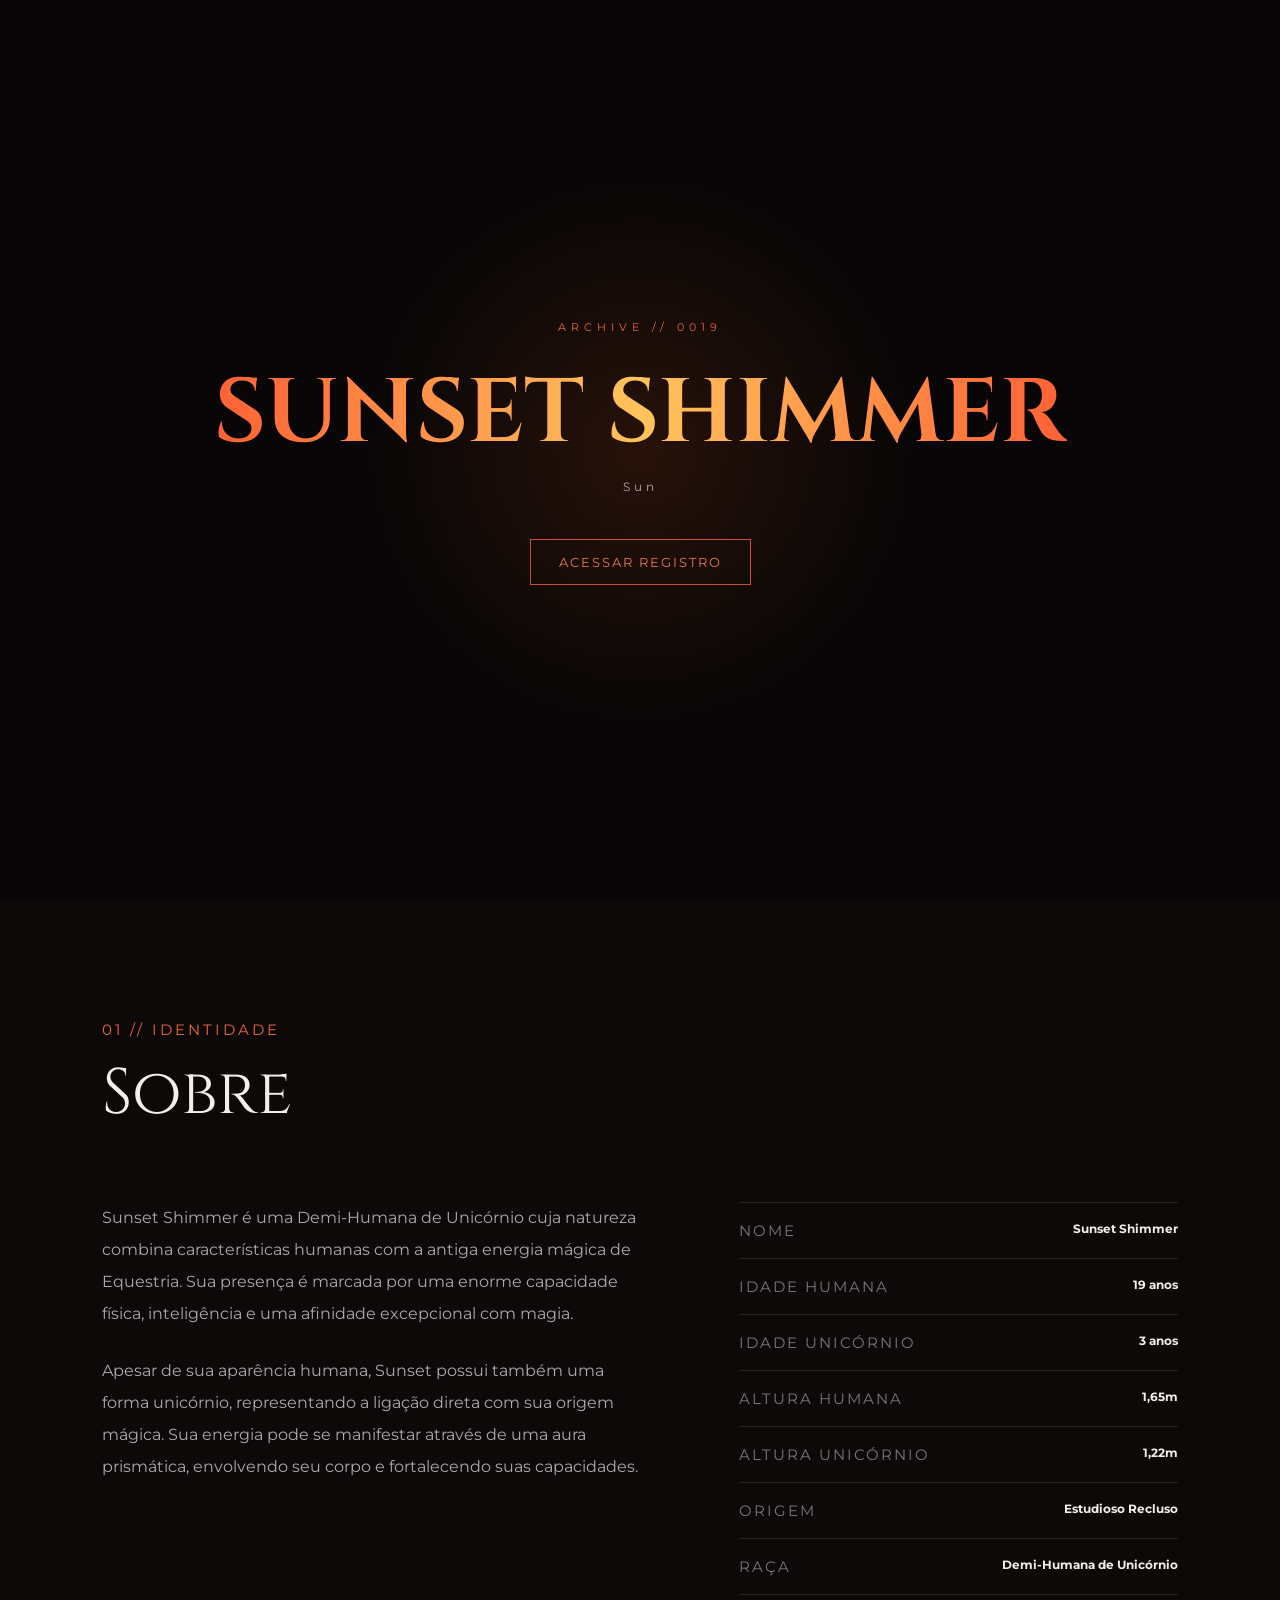
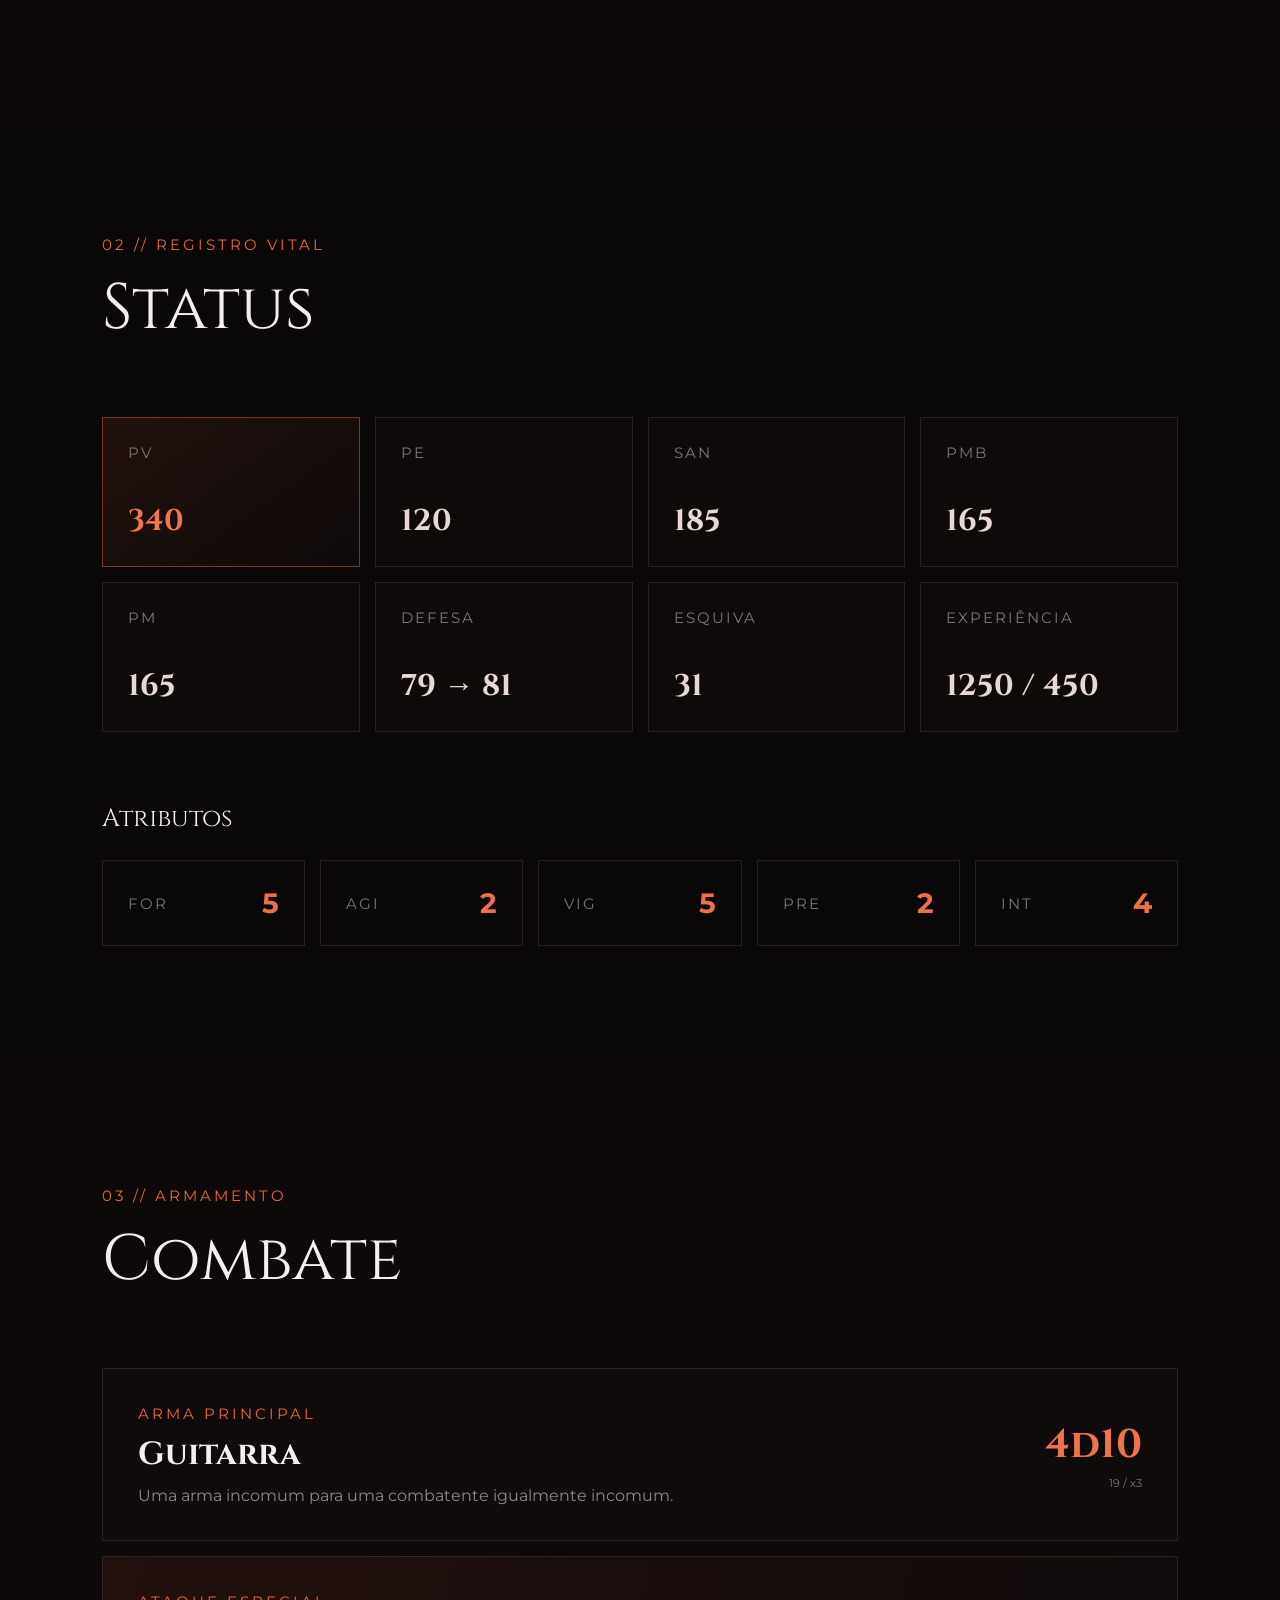
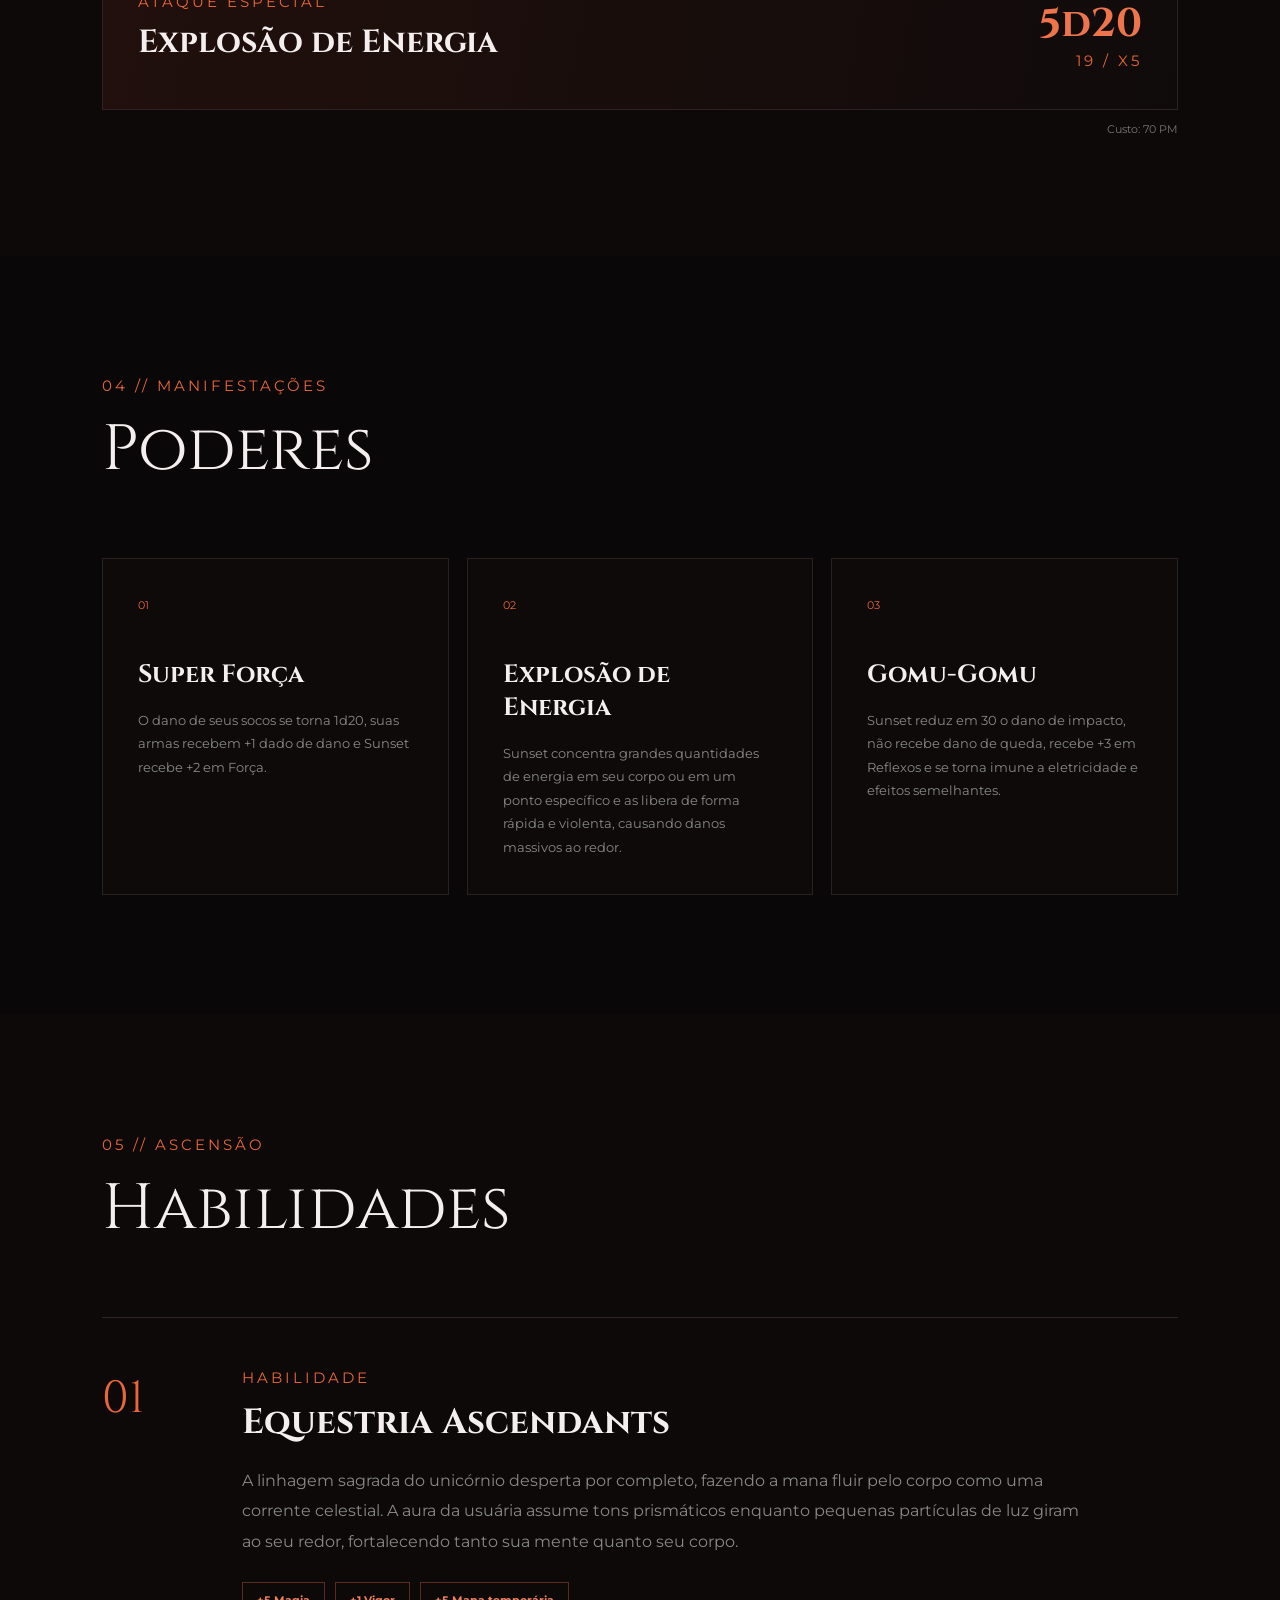
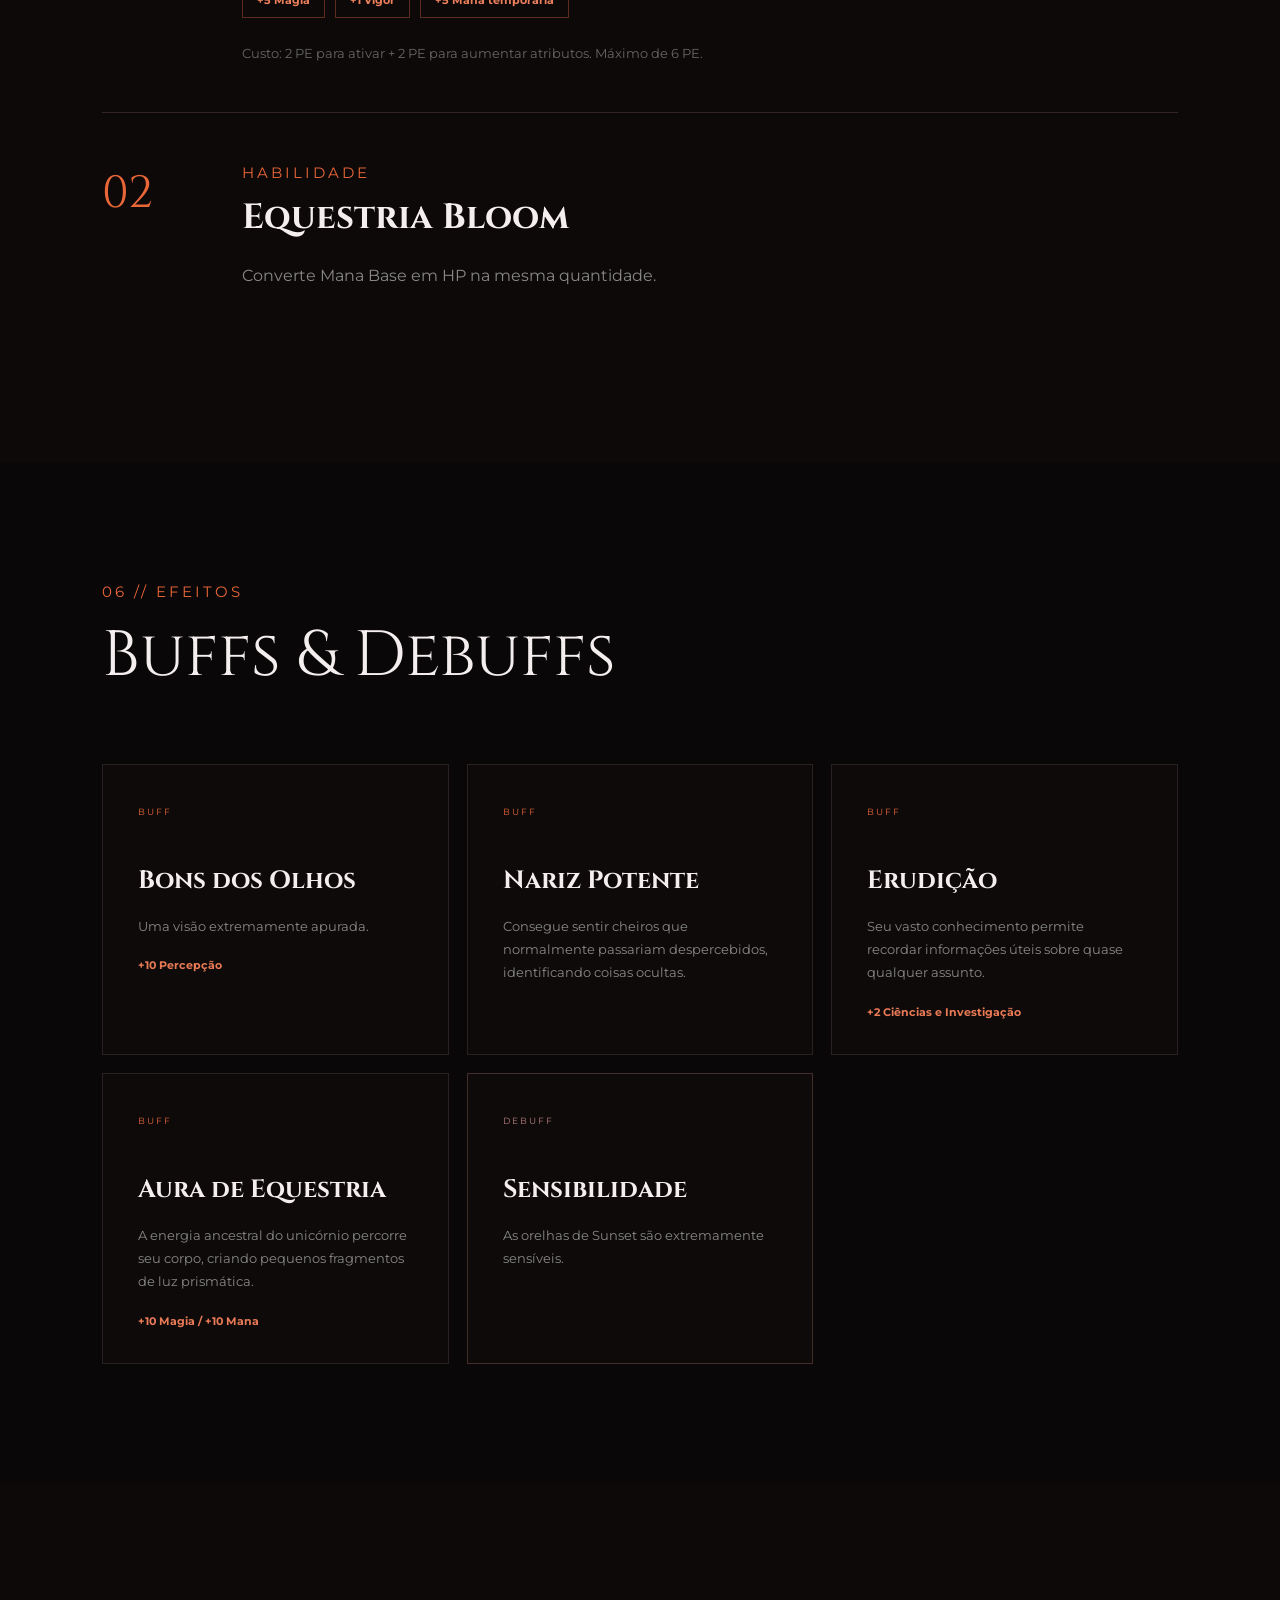
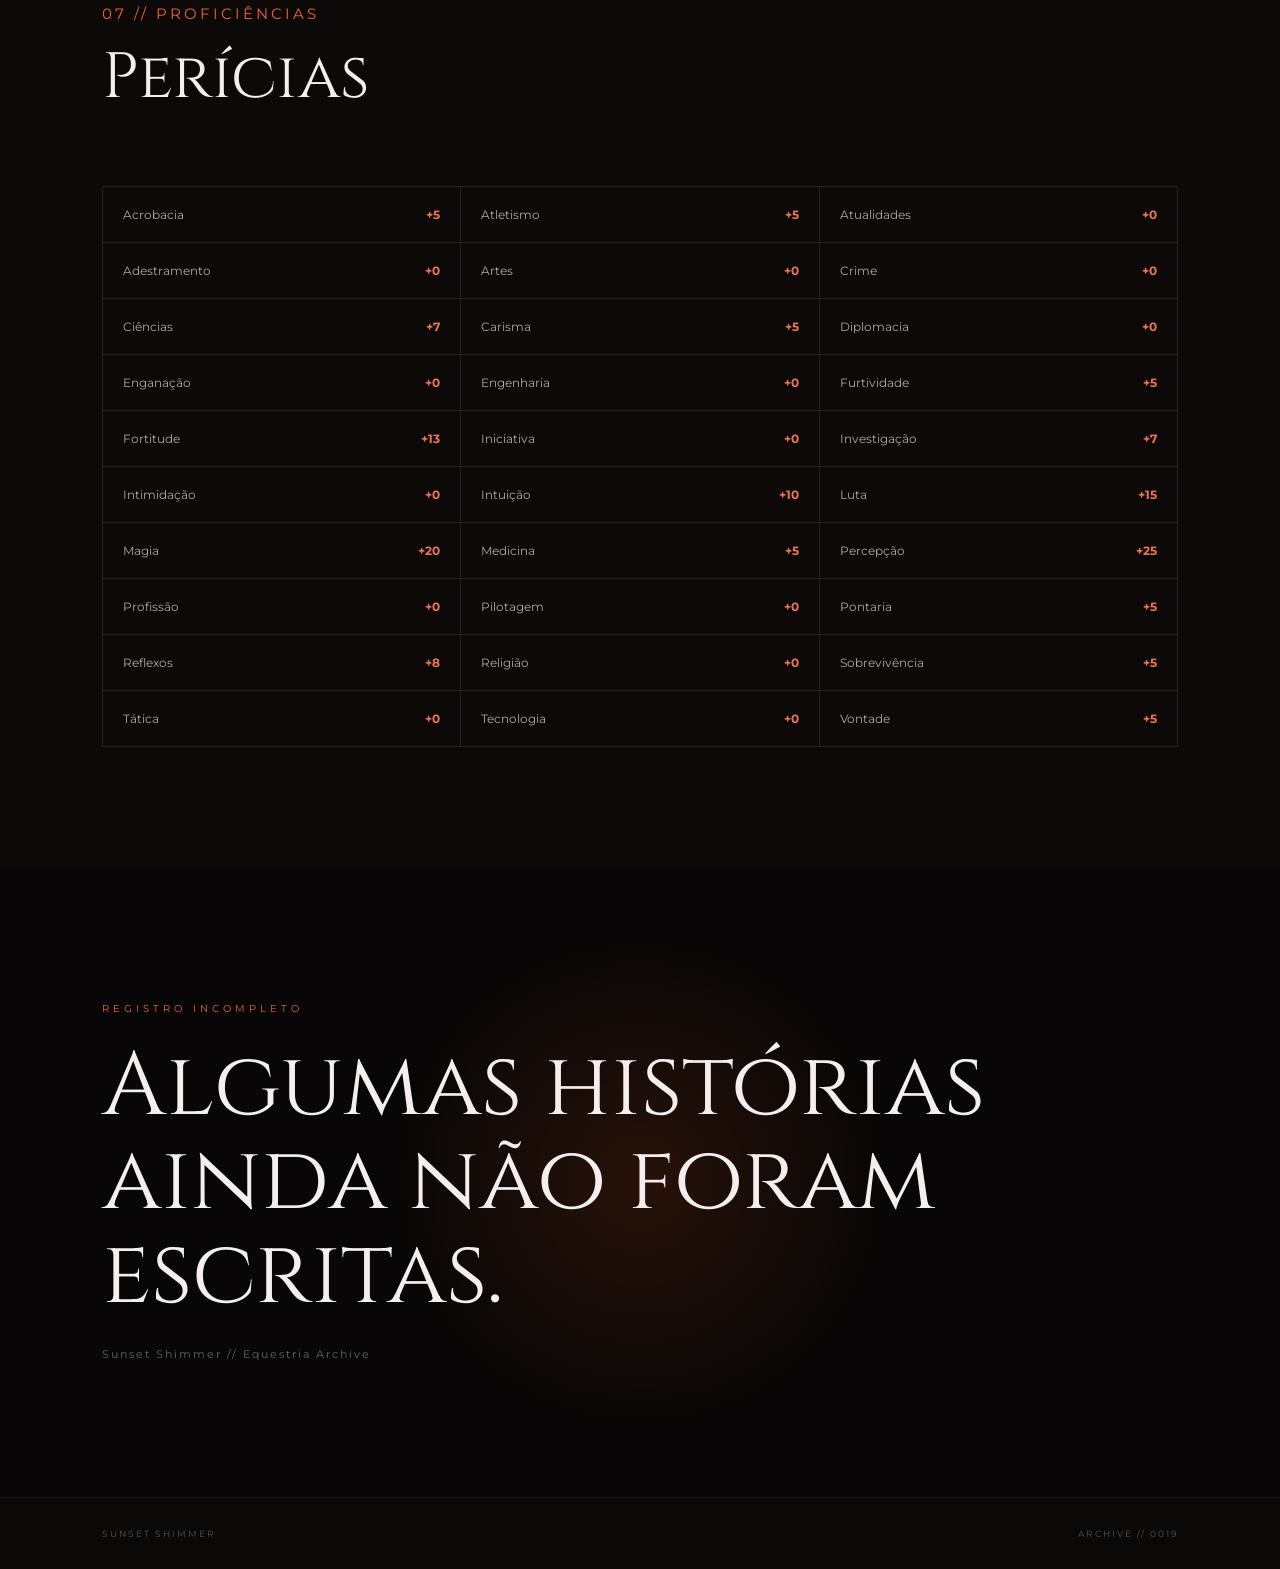
<file: ficha/Sunset/index.html>
<!DOCTYPE html>
<html lang="pt-BR">

<head>
    <meta charset="UTF-8">
    <meta name="viewport" content="width=device-width, initial-scale=1.0">
    <title>Sunset Shimmer — Equestria Archive</title>
    <link rel="stylesheet" href="style.css">
</head>

<body>

    <div id="entrada">
        <div class="entrada-conteudo">
            <span>ARCHIVE // 0019</span>
            <h1>SUNSET SHIMMER</h1>
            <p>Sun</p>
            <button id="entrar">ACESSAR REGISTRO</button>
        </div>
    </div>

    <audio id="musica" loop>
        <source src="Assets/Figure It Out.mpeg" type="audio/mpeg">
    </audio>

    <main id="site">

        <header>
            <div class="logo">SUNSET <span>SHIMMER</span></div>

            <nav>
                <a href="../../index.html">Página Principal</a>
                <a href="#inicio">Início</a>
                <a href="#sobre">Sobre</a>
                <a href="#status">Status</a>
                <a href="#poderes">Poderes</a>
                <a href="#habilidades">Habilidades</a>
                <a href="#pericias">Perícias</a>
            </nav>

            <button id="controle-musica">
                🔊
            </button>

        </header>

        <section class="hero" id="inicio">
            <div class="hero-text">
                <span class="tag">EQUESTRIA ARCHIVE // LVL. 07</span>

                <h1>Sunset<br><strong>Shimmer</strong></h1>

                <p>
                    I'm a Pocotó
                </p>

                <div class="hero-info">
                    <div>
                        <span>IDADE</span>
                        <b>19 ANOS</b>
                    </div>

                    <div>
                        <span>ALTURA</span>
                        <b>1,65M</b>
                    </div>

                    <div>
                        <span>NÍVEL</span>
                        <b>07</b>
                    </div>
                </div>
            </div>

            <div class="hero-image">
                <div class="circle"></div>
                <img src="Assets/Sunset.jpg" alt="Sunset Shimmer">
            </div>
        </section>

        <section class="section" id="sobre">
            <div class="section-title">
                <span>01 // IDENTIDADE</span>
                <h2>Sobre</h2>
            </div>

            <div class="about-grid">
                <div class="about-text">
                    <p>
                        Sunset Shimmer é uma Demi-Humana de Unicórnio cuja natureza combina
                        características humanas com a antiga energia mágica de Equestria.
                        Sua presença é marcada por uma enorme capacidade física, inteligência
                        e uma afinidade excepcional com magia.
                    </p>

                    <p>
                        Apesar de sua aparência humana, Sunset possui também uma forma
                        unicórnio, representando a ligação direta com sua origem mágica.
                        Sua energia pode se manifestar através de uma aura prismática,
                        envolvendo seu corpo e fortalecendo suas capacidades.
                    </p>
                </div>

                <div class="info-box">
                    <div>
                        <span>NOME</span>
                        <b>Sunset Shimmer</b>
                    </div>

                    <div>
                        <span>IDADE HUMANA</span>
                        <b>19 anos</b>
                    </div>

                    <div>
                        <span>IDADE UNICÓRNIO</span>
                        <b>3 anos</b>
                    </div>

                    <div>
                        <span>ALTURA HUMANA</span>
                        <b>1,65m</b>
                    </div>

                    <div>
                        <span>ALTURA UNICÓRNIO</span>
                        <b>1,22m</b>
                    </div>

                    <div>
                        <span>ORIGEM</span>
                        <b>Estudioso Recluso</b>
                    </div>

                    <div>
                        <span>RAÇA</span>
                        <b>Demi-Humana de Unicórnio</b>
                    </div>
                </div>
            </div>
        </section>

        <section class="section dark" id="status">
            <div class="section-title">
                <span>02 // REGISTRO VITAL</span>
                <h2>Status</h2>
            </div>

            <div class="status-grid">
                <div class="status-card destaque">
                    <span>PV</span>
                    <strong>340</strong>
                </div>

                <div class="status-card">
                    <span>PE</span>
                    <strong>120</strong>
                </div>

                <div class="status-card">
                    <span>SAN</span>
                    <strong>185</strong>
                </div>

                <div class="status-card">
                    <span>PMB</span>
                    <strong>165</strong>
                </div>

                <div class="status-card">
                    <span>PM</span>
                    <strong>165</strong>
                </div>

                <div class="status-card">
                    <span>DEFESA</span>
                    <strong>79 → 81</strong>
                </div>

                <div class="status-card">
                    <span>ESQUIVA</span>
                    <strong>31</strong>
                </div>

                <div class="status-card">
                    <span>EXPERIÊNCIA</span>
                    <strong>1250 / 450</strong>
                </div>
            </div>

            <div class="attributes">
                <h3>Atributos</h3>

                <div class="attribute-grid">
                    <div><span>FOR</span><strong>5</strong></div>
                    <div><span>AGI</span><strong>2</strong></div>
                    <div><span>VIG</span><strong>5</strong></div>
                    <div><span>PRE</span><strong>2</strong></div>
                    <div><span>INT</span><strong>4</strong></div>
                </div>
            </div>
        </section>

        <section class="section" id="combate">
            <div class="section-title">
                <span>03 // ARMAMENTO</span>
                <h2>Combate</h2>
            </div>

            <div class="weapon">
                <div class="weapon-info">
                    <span>ARMA PRINCIPAL</span>
                    <h3>Guitarra</h3>
                    <p>Uma arma incomum para uma combatente igualmente incomum.</p>
                </div>

                <div class="damage">
                    <strong>4d10</strong>
                    <span>19 / x3</span>
                </div>
            </div>

            <div class="power-attack">
                <div>
                    <span>ATAQUE ESPECIAL</span>
                    <h3>Explosão de Energia</h3>
                </div>

                <div class="damage">
                    <strong>5d20</strong>
                    <span>19 / x5</span>
                </div>
            </div>

            <p class="cost">Custo: 70 PM</p>
        </section>

        <section class="section dark" id="poderes">
            <div class="section-title">
                <span>04 // MANIFESTAÇÕES</span>
                <h2>Poderes</h2>
            </div>

            <div class="power-grid">

                <article class="power-card">
                    <span>01</span>
                    <h3>Super Força</h3>
                    <p>
                        O dano de seus socos se torna 1d20, suas armas recebem
                        +1 dado de dano e Sunset recebe +2 em Força.
                    </p>
                </article>

                <article class="power-card">
                    <span>02</span>
                    <h3>Explosão de Energia</h3>
                    <p>
                        Sunset concentra grandes quantidades de energia em seu corpo
                        ou em um ponto específico e as libera de forma rápida e violenta,
                        causando danos massivos ao redor.
                    </p>
                </article>

                <article class="power-card">
                    <span>03</span>
                    <h3>Gomu-Gomu</h3>
                    <p>
                        Sunset reduz em 30 o dano de impacto, não recebe dano de queda,
                        recebe +3 em Reflexos e se torna imune a eletricidade e efeitos
                        semelhantes.
                    </p>
                </article>

            </div>
        </section>

        <section class="section" id="habilidades">
            <div class="section-title">
                <span>05 // ASCENSÃO</span>
                <h2>Habilidades</h2>
            </div>

            <article class="ability">
                <div class="ability-number">01</div>

                <div>
                    <span>HABILIDADE</span>
                    <h3>Equestria Ascendants</h3>

                    <p>
                        A linhagem sagrada do unicórnio desperta por completo,
                        fazendo a mana fluir pelo corpo como uma corrente celestial.
                        A aura da usuária assume tons prismáticos enquanto pequenas
                        partículas de luz giram ao seu redor, fortalecendo tanto sua
                        mente quanto seu corpo.
                    </p>

                    <div class="effects">
                        <b>+5 Magia</b>
                        <b>+1 Vigor</b>
                        <b>+5 Mana temporária</b>
                    </div>

                    <small>
                        Custo: 2 PE para ativar + 2 PE para aumentar atributos.
                        Máximo de 6 PE.
                    </small>
                </div>
            </article>

            <article class="ability">
                <div class="ability-number">02</div>

                <div>
                    <span>HABILIDADE</span>
                    <h3>Equestria Bloom</h3>

                    <p>
                        Converte Mana Base em HP na mesma quantidade.
                    </p>
                </div>
            </article>
        </section>

        <section class="section dark" id="buffs">
            <div class="section-title">
                <span>06 // EFEITOS</span>
                <h2>Buffs & Debuffs</h2>
            </div>

            <div class="effects-grid">

                <article class="effect-card">
                    <span>BUFF</span>
                    <h3>Bons dos Olhos</h3>
                    <p>Uma visão extremamente apurada.</p>
                    <strong>+10 Percepção</strong>
                </article>

                <article class="effect-card">
                    <span>BUFF</span>
                    <h3>Nariz Potente</h3>
                    <p>
                        Consegue sentir cheiros que normalmente passariam
                        despercebidos, identificando coisas ocultas.
                    </p>
                </article>

                <article class="effect-card">
                    <span>BUFF</span>
                    <h3>Erudição</h3>
                    <p>
                        Seu vasto conhecimento permite recordar informações
                        úteis sobre quase qualquer assunto.
                    </p>
                    <strong>+2 Ciências e Investigação</strong>
                </article>

                <article class="effect-card">
                    <span>BUFF</span>
                    <h3>Aura de Equestria</h3>
                    <p>
                        A energia ancestral do unicórnio percorre seu corpo,
                        criando pequenos fragmentos de luz prismática.
                    </p>
                    <strong>+10 Magia / +10 Mana</strong>
                </article>

                <article class="effect-card debuff">
                    <span>DEBUFF</span>
                    <h3>Sensibilidade</h3>
                    <p>
                        As orelhas de Sunset são extremamente sensíveis.
                    </p>
                </article>

            </div>
        </section>

        <section class="section" id="pericias">
            <div class="section-title">
                <span>07 // PROFICIÊNCIAS</span>
                <h2>Perícias</h2>
            </div>

            <div class="skills-grid">

                <div>Acrobacia <strong>+5</strong></div>
                <div>Atletismo <strong>+5</strong></div>
                <div>Atualidades <strong>+0</strong></div>
                <div>Adestramento <strong>+0</strong></div>
                <div>Artes <strong>+0</strong></div>
                <div>Crime <strong>+0</strong></div>
                <div>Ciências <strong>+7</strong></div>
                <div>Carisma <strong>+5</strong></div>
                <div>Diplomacia <strong>+0</strong></div>
                <div>Enganação <strong>+0</strong></div>
                <div>Engenharia <strong>+0</strong></div>
                <div>Furtividade <strong>+5</strong></div>
                <div>Fortitude <strong>+13</strong></div>
                <div>Iniciativa <strong>+0</strong></div>
                <div>Investigação <strong>+7</strong></div>
                <div>Intimidação <strong>+0</strong></div>
                <div>Intuição <strong>+10</strong></div>
                <div>Luta <strong>+15</strong></div>
                <div>Magia <strong>+20</strong></div>
                <div>Medicina <strong>+5</strong></div>
                <div>Percepção <strong>+25</strong></div>
                <div>Profissão <strong>+0</strong></div>
                <div>Pilotagem <strong>+0</strong></div>
                <div>Pontaria <strong>+5</strong></div>
                <div>Reflexos <strong>+8</strong></div>
                <div>Religião <strong>+0</strong></div>
                <div>Sobrevivência <strong>+5</strong></div>
                <div>Tática <strong>+0</strong></div>
                <div>Tecnologia <strong>+0</strong></div>
                <div>Vontade <strong>+5</strong></div>

            </div>
        </section>

        <section class="final">
            <span>REGISTRO INCOMPLETO</span>
            <h2>Algumas histórias<br>ainda não foram escritas.</h2>
            <p>Sunset Shimmer // Equestria Archive</p>
        </section>

        <footer>
            <span>SUNSET SHIMMER</span>
            <span>ARCHIVE // 0019</span>
        </footer>

        <button id="topo">↑</button>

    </main>

    <script src="script.js"></script>
</body>

</html>
</file>
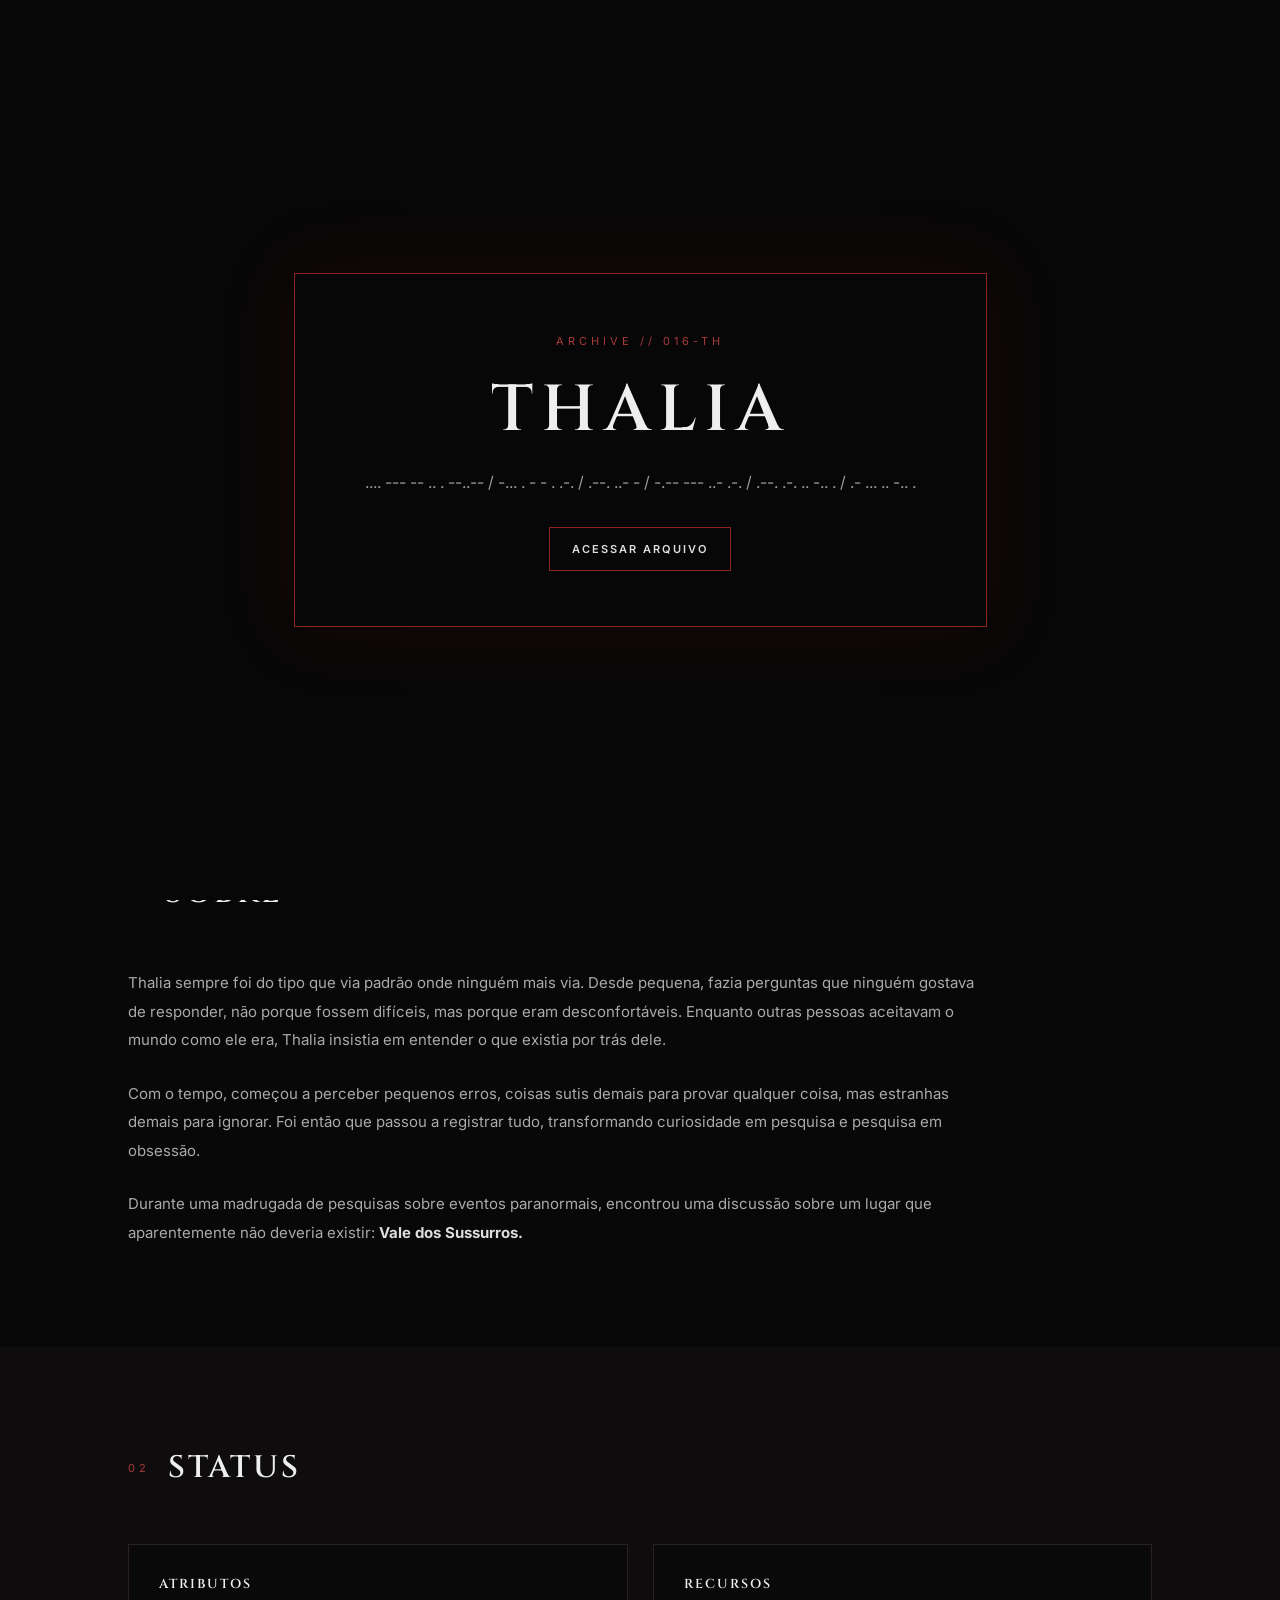
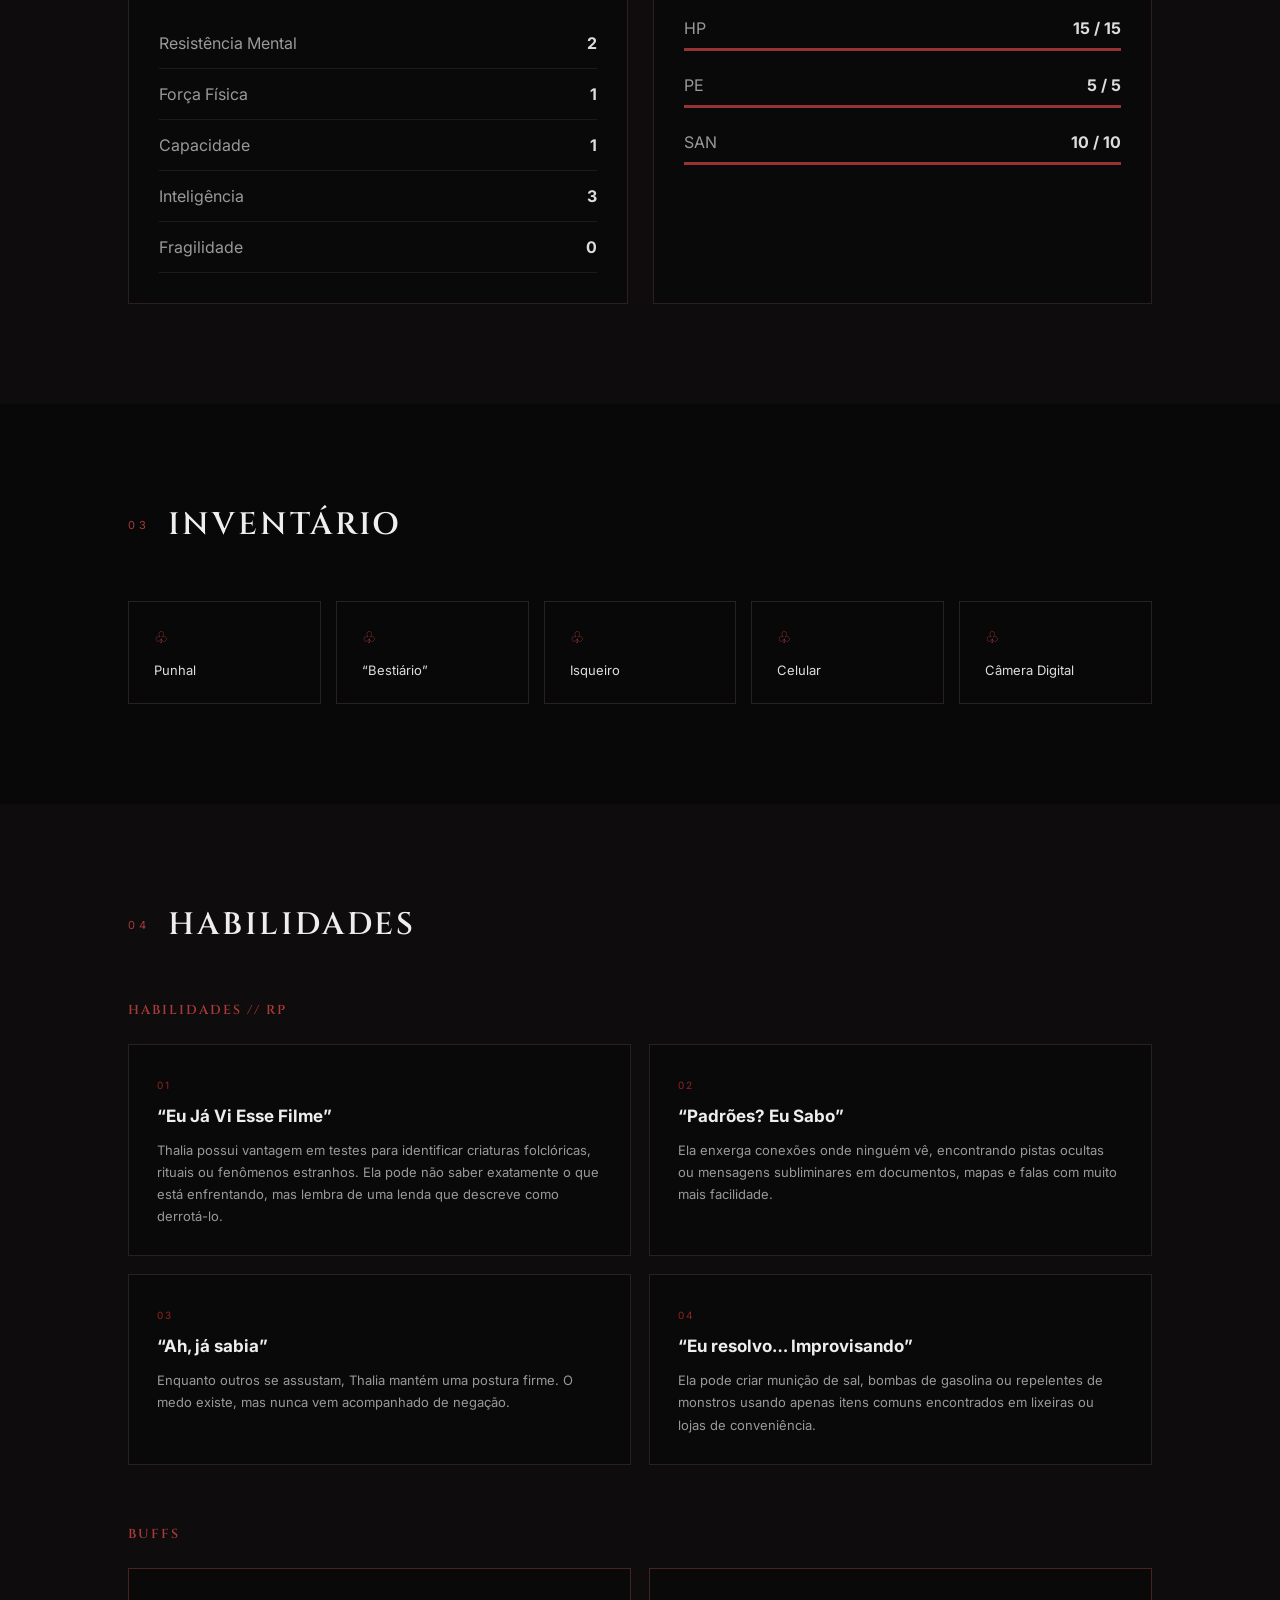
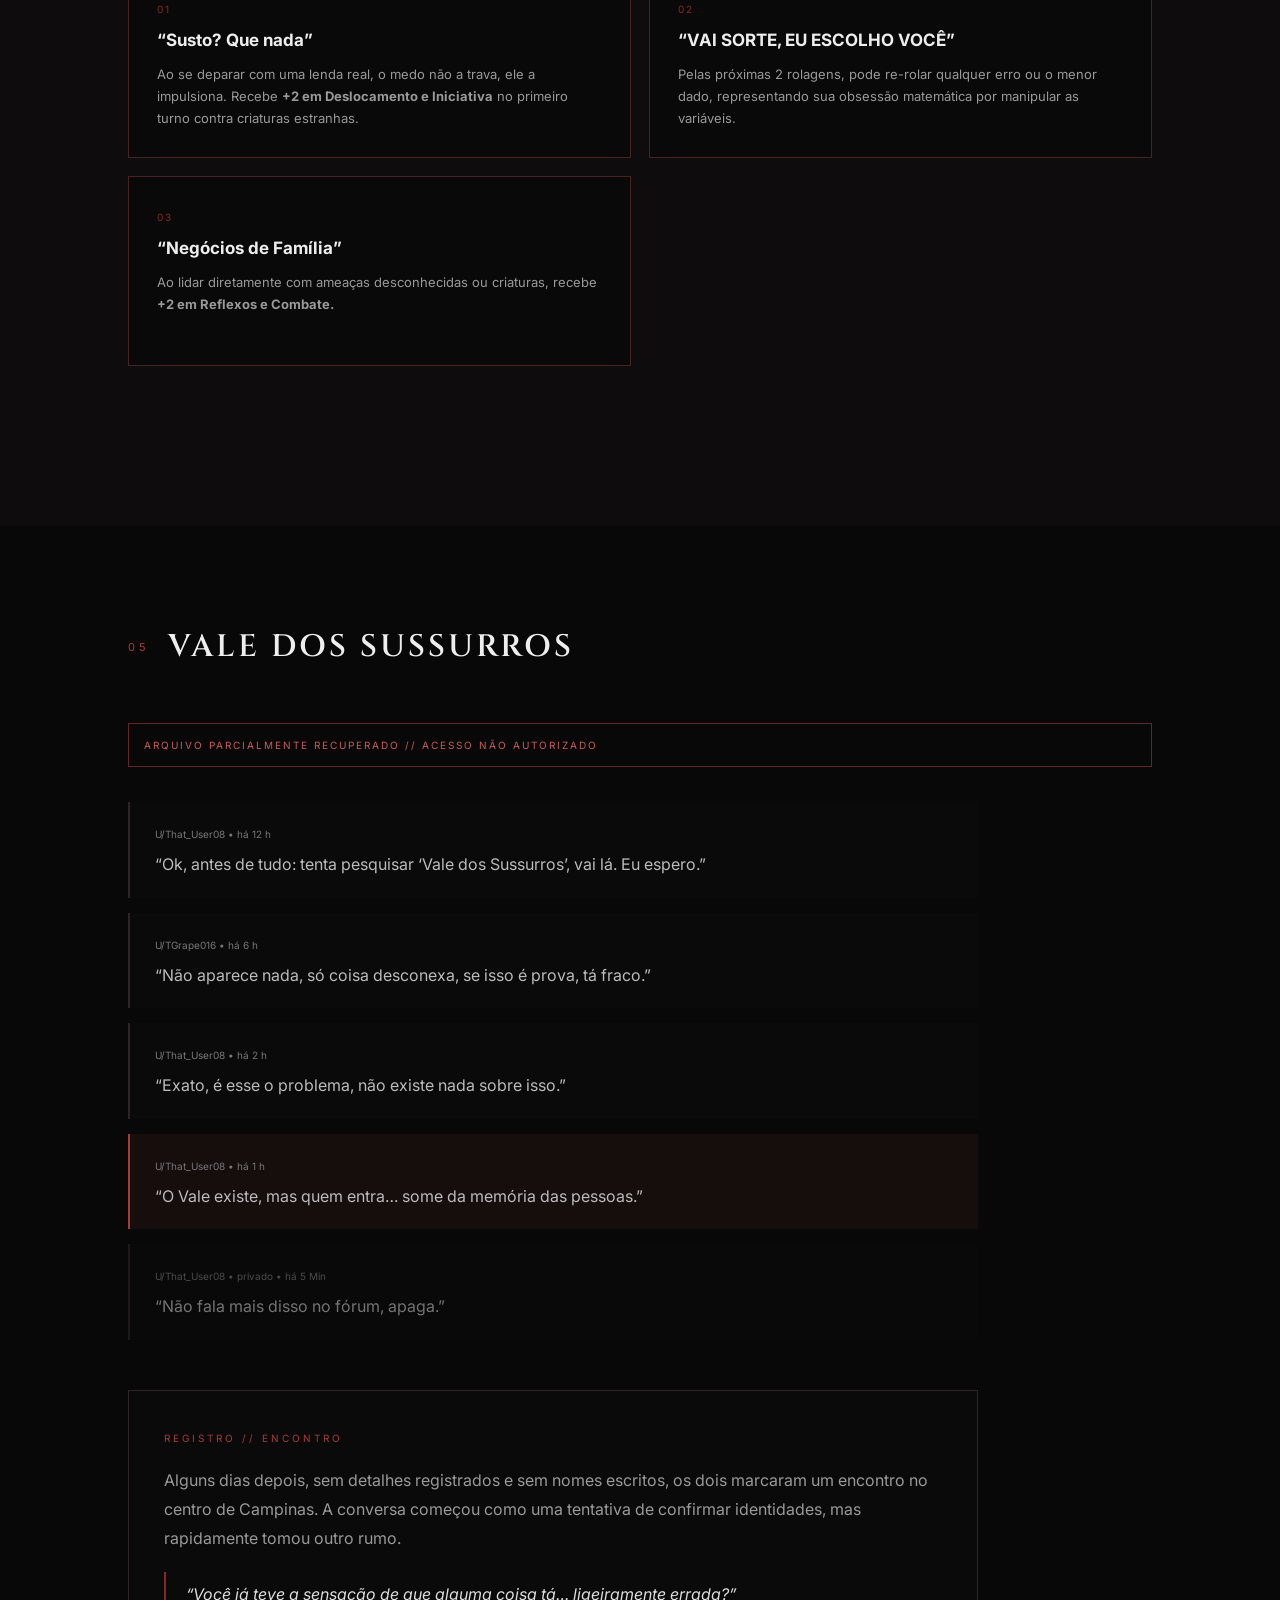
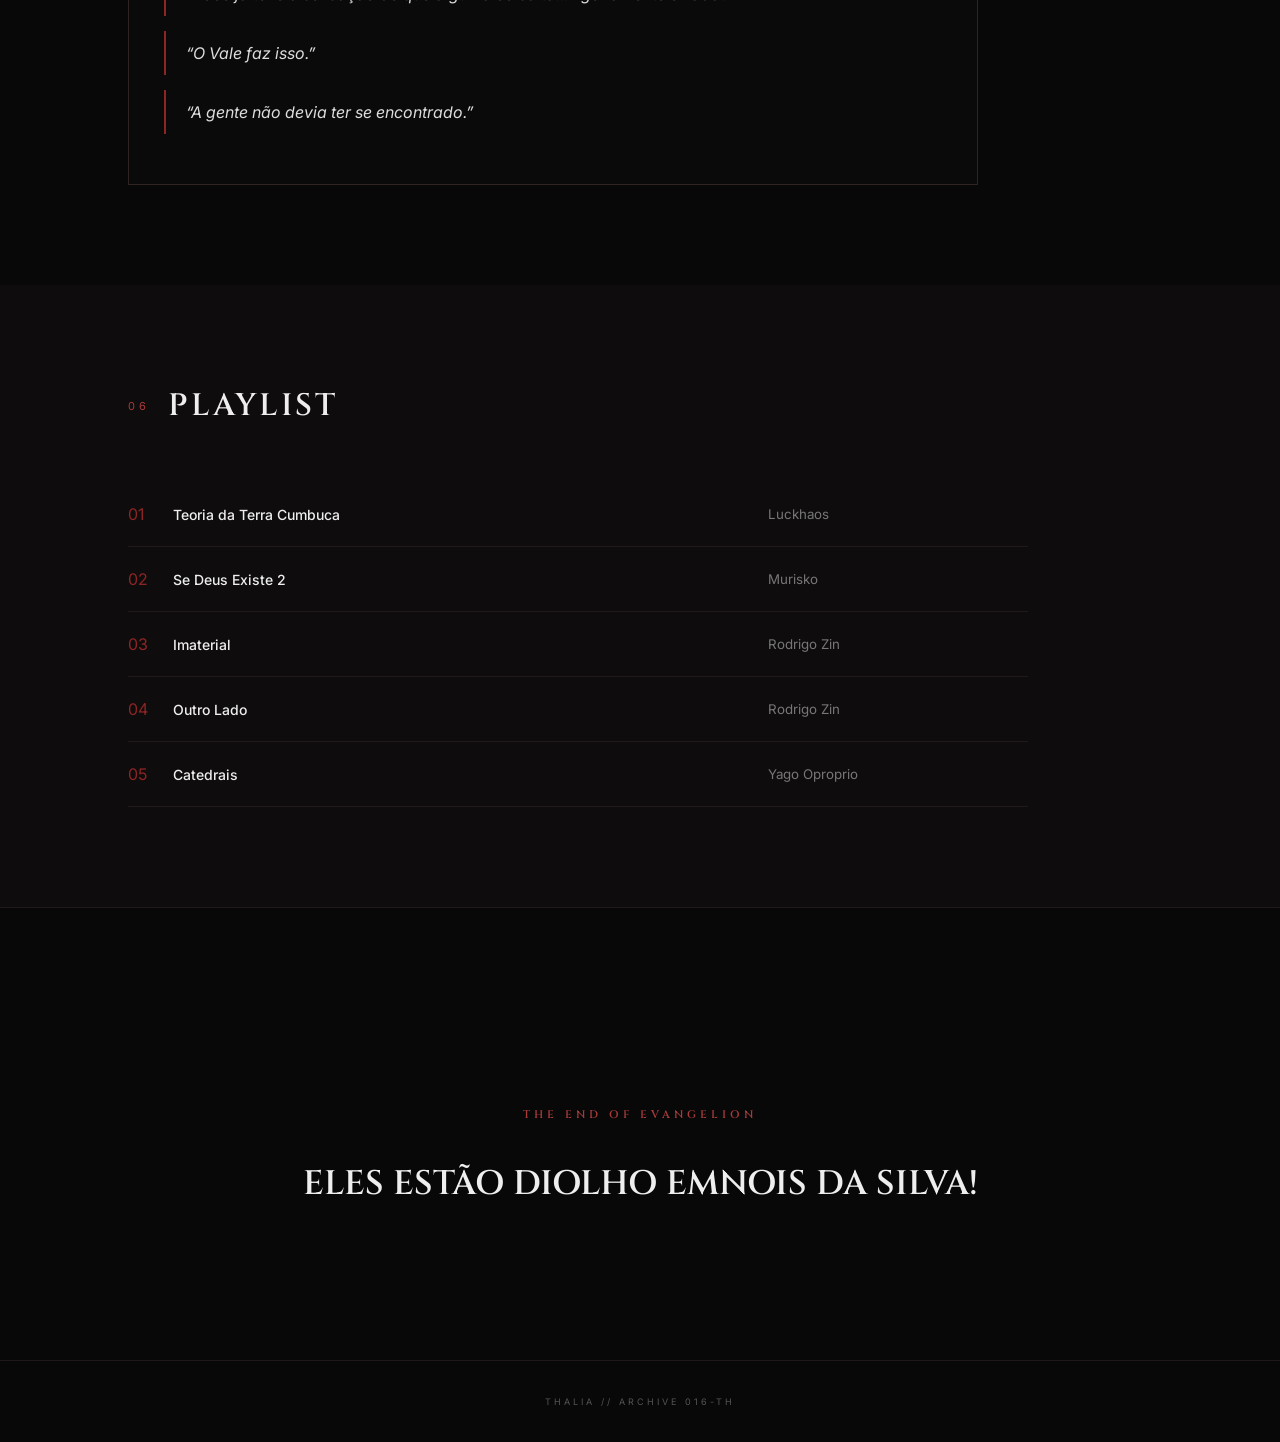
<file: ficha/Thalia/index.html>
<!DOCTYPE html>
<html lang="pt-BR">

<head>
    <meta charset="UTF-8">
    <meta name="viewport" content="width=device-width, initial-scale=1.0">

    <title>Thalia — Arquivo</title>

    <link rel="stylesheet" href="style.css">

    <link
        href="https://fonts.googleapis.com/css2?family=Cinzel:wght@500;600;700&family=Inter:wght@400;500;600&display=swap"
        rel="stylesheet">
</head>

<body>

    <div id="entrada">
        <div class="entrada-box">
            <span>ARCHIVE // 016-TH</span>

            <h1>THALIA</h1>

            <p>.... --- -- .. . --..-- / -... . - - . .-. / .--. ..- - / -.-- --- ..- .-. / .--. .-. .. -.. . / .- ...
                .. -.. .</p>

            <button id="entrar">ACESSAR ARQUIVO</button>
        </div>
    </div>

    <audio id="musica" loop>
        <source src="Assets/Se deus Existe.mpeg" type="audio/mpeg">
    </audio>


    <main id="site">

        <header>

            <div class="logo">
                THALIA
                <span>// 016-TH</span>
            </div>

            <nav>
                <a href="../../index.html">Página Principal</a>
                <a href="#inicio">Início</a>
                <a href="#sobre">Sobre</a>
                <a href="#status">Status</a>
                <a href="#habilidades">Habilidades</a>
                <a href="#vale">Vale dos Sussurros</a>
                <a href="#playlist">Playlist</a>
            </nav>

            <button id="controle-musica">
                🔊
            </button>


        </header>


        <section class="hero" id="inicio">

            <div class="hero-info">

                <span class="tag">
                    REGISTRO DE INVESTIGAÇÃO
                </span>

                <h2>THALIA</h2>

                <p>
                    Teoria da Conspiração • 18 anos
                </p>

                <div class="hero-data">

                    <div>
                        <small>IDADE</small>
                        <strong>18</strong>
                    </div>

                    <div>
                        <small>ALTURA</small>
                        <strong>1,64m</strong>
                    </div>

                    <div>
                        <small>MEDO</small>
                        <strong><em>Null</em></strong>
                    </div>

                </div>

            </div>


            <div class="hero-image">
                <img src="Assets/Thalia.jpg" alt="Thalia">
                <span>VISUAL RECORD // THALIA</span>
            </div>

        </section>


        <section class="section" id="sobre">

            <div class="section-title">
                <span>01</span>
                <h2>SOBRE</h2>
            </div>


            <div class="about">

                <p>
                    Thalia sempre foi do tipo que via padrão onde ninguém mais via.
                    Desde pequena, fazia perguntas que ninguém gostava de responder,
                    não porque fossem difíceis, mas porque eram desconfortáveis.
                    Enquanto outras pessoas aceitavam o mundo como ele era,
                    Thalia insistia em entender o que existia por trás dele.
                </p>

                <p>
                    Com o tempo, começou a perceber pequenos erros, coisas sutis
                    demais para provar qualquer coisa, mas estranhas demais para
                    ignorar. Foi então que passou a registrar tudo, transformando
                    curiosidade em pesquisa e pesquisa em obsessão.
                </p>

                <p>
                    Durante uma madrugada de pesquisas sobre eventos paranormais,
                    encontrou uma discussão sobre um lugar que aparentemente não
                    deveria existir:
                    <strong>Vale dos Sussurros.</strong>
                </p>

            </div>

        </section>


        <section class="section dark" id="status">

            <div class="section-title">
                <span>02</span>
                <h2>STATUS</h2>
            </div>


            <div class="status-grid">


                <div class="panel">

                    <h3>ATRIBUTOS</h3>

                    <div class="stat">
                        <span>Resistência Mental</span>
                        <b>2</b>
                    </div>

                    <div class="stat">
                        <span>Força Física</span>
                        <b>1</b>
                    </div>

                    <div class="stat">
                        <span>Capacidade</span>
                        <b>1</b>
                    </div>

                    <div class="stat">
                        <span>Inteligência</span>
                        <b>3</b>
                    </div>

                    <div class="stat">
                        <span>Fragilidade</span>
                        <b>0</b>
                    </div>

                </div>


                <div class="panel">

                    <h3>RECURSOS</h3>


                    <div class="resource">

                        <span>HP</span>
                        <strong>15 / 15</strong>

                        <i>
                            <em></em>
                        </i>

                    </div>


                    <div class="resource">

                        <span>PE</span>
                        <strong>5 / 5</strong>

                        <i>
                            <em></em>
                        </i>

                    </div>


                    <div class="resource">

                        <span>SAN</span>
                        <strong>10 / 10</strong>

                        <i>
                            <em></em>
                        </i>

                    </div>

                </div>

            </div>

        </section>


        <section class="section" id="inventario">

            <div class="section-title">
                <span>03</span>
                <h2>INVENTÁRIO</h2>
            </div>


            <div class="inventory">

                <div>
                    ♧
                    <span>Punhal</span>
                </div>

                <div>
                    ♧
                    <span>“Bestiário”</span>
                </div>

                <div>
                    ♧
                    <span>Isqueiro</span>
                </div>

                <div>
                    ♧
                    <span>Celular</span>
                </div>

                <div>
                    ♧
                    <span>Câmera Digital</span>
                </div>

            </div>

        </section>


        <section class="section dark" id="habilidades">

            <div class="section-title">
                <span>04</span>
                <h2>HABILIDADES</h2>
            </div>


            <h3 class="sub">
                HABILIDADES // RP
            </h3>


            <div class="cards">


                <article>

                    <span>01</span>

                    <h3>
                        “Eu Já Vi Esse Filme”
                    </h3>

                    <p>
                        Thalia possui vantagem em testes para identificar criaturas
                        folclóricas, rituais ou fenômenos estranhos. Ela pode não
                        saber exatamente o que está enfrentando, mas lembra de uma
                        lenda que descreve como derrotá-lo.
                    </p>

                </article>


                <article>

                    <span>02</span>

                    <h3>
                        “Padrões? Eu Sabo”
                    </h3>

                    <p>
                        Ela enxerga conexões onde ninguém vê, encontrando pistas
                        ocultas ou mensagens subliminares em documentos, mapas e
                        falas com muito mais facilidade.
                    </p>

                </article>


                <article>

                    <span>03</span>

                    <h3>
                        “Ah, já sabia”
                    </h3>

                    <p>
                        Enquanto outros se assustam, Thalia mantém uma postura firme.
                        O medo existe, mas nunca vem acompanhado de negação.
                    </p>

                </article>


                <article>

                    <span>04</span>

                    <h3>
                        “Eu resolvo… Improvisando”
                    </h3>

                    <p>
                        Ela pode criar munição de sal, bombas de gasolina ou
                        repelentes de monstros usando apenas itens comuns encontrados
                        em lixeiras ou lojas de conveniência.
                    </p>

                </article>

            </div>


            <h3 class="sub">
                BUFFS
            </h3>


            <div class="cards">


                <article class="buff">

                    <span>01</span>

                    <h3>
                        “Susto? Que nada”
                    </h3>

                    <p>
                        Ao se deparar com uma lenda real, o medo não a trava,
                        ele a impulsiona. Recebe
                        <strong>+2 em Deslocamento e Iniciativa</strong>
                        no primeiro turno contra criaturas estranhas.
                    </p>

                </article>


                <article class="buff">

                    <span>02</span>

                    <h3>
                        “VAI SORTE, EU ESCOLHO VOCÊ”
                    </h3>

                    <p>
                        Pelas próximas 2 rolagens, pode re-rolar qualquer erro
                        ou o menor dado, representando sua obsessão matemática
                        por manipular as variáveis.
                    </p>

                </article>


                <article class="buff">

                    <span>03</span>

                    <h3>
                        “Negócios de Família”
                    </h3>

                    <p>
                        Ao lidar diretamente com ameaças desconhecidas ou criaturas,
                        recebe
                        <strong>+2 em Reflexos e Combate.</strong>
                    </p>

                </article>

            </div>

        </section>


        <section class="section vale" id="vale">

            <div class="section-title">
                <span>05</span>
                <h2>VALE DOS SUSSURROS</h2>
            </div>


            <div class="warning">
                ARQUIVO PARCIALMENTE RECUPERADO //
                ACESSO NÃO AUTORIZADO
            </div>


            <div class="forum">


                <div class="post">

                    <small>
                        U/That_User08 • há 12 h
                    </small>

                    <p>
                        “Ok, antes de tudo: tenta pesquisar
                        ‘Vale dos Sussurros’, vai lá. Eu espero.”
                    </p>

                </div>


                <div class="post">

                    <small>
                        U/TGrape016 • há 6 h
                    </small>

                    <p>
                        “Não aparece nada, só coisa desconexa,
                        se isso é prova, tá fraco.”
                    </p>

                </div>


                <div class="post">

                    <small>
                        U/That_User08 • há 2 h
                    </small>

                    <p>
                        “Exato, é esse o problema, não existe nada sobre isso.”
                    </p>

                </div>


                <div class="post critical">

                    <small>
                        U/That_User08 • há 1 h
                    </small>

                    <p>
                        “O Vale existe, mas quem entra…
                        some da memória das pessoas.”
                    </p>

                </div>


                <div class="post private">

                    <small>
                        U/That_User08 • privado • há 5 Min
                    </small>

                    <p>
                        “Não fala mais disso no fórum, apaga.”
                    </p>

                </div>

            </div>


            <div class="meeting">

                <span>
                    REGISTRO // ENCONTRO
                </span>

                <p>
                    Alguns dias depois, sem detalhes registrados e sem nomes escritos,
                    os dois marcaram um encontro no centro de Campinas. A conversa
                    começou como uma tentativa de confirmar identidades, mas
                    rapidamente tomou outro rumo.
                </p>


                <blockquote>
                    “Você já teve a sensação de que alguma coisa tá…
                    ligeiramente errada?”
                </blockquote>

                <blockquote>
                    “O Vale faz isso.”
                </blockquote>

                <blockquote>
                    “A gente não devia ter se encontrado.”
                </blockquote>

            </div>

        </section>


        <section class="section dark" id="playlist">

            <div class="section-title">
                <span>06</span>
                <h2>PLAYLIST</h2>
            </div>


            <div class="songs">

                <div>
                    <span>01</span>
                    <strong>Teoria da Terra Cumbuca</strong>
                    <small>Luckhaos</small>
                </div>

                <div>
                    <span>02</span>
                    <strong>Se Deus Existe 2</strong>
                    <small>Murisko</small>
                </div>

                <div>
                    <span>03</span>
                    <strong>Imaterial</strong>
                    <small>Rodrigo Zin</small>
                </div>

                <div>
                    <span>04</span>
                    <strong>Outro Lado</strong>
                    <small>Rodrigo Zin</small>
                </div>

                <div>
                    <span>05</span>
                    <strong>Catedrais</strong>
                    <small>Yago Oproprio</small>
                </div>

            </div>

        </section>


        <section class="final">

            <h2> <span>
                    THE END OF EVANGELION
                </span></h2>


            <h2>
                ELES ESTÃO
                DIOLHO EMNOIS DA SILVA!
            </h2>

        </section>


        <footer>
            THALIA // ARCHIVE 016-TH
        </footer>

    </main>


    <button id="topo">
        ↑
    </button>


    <script src="script.js"></script>

</body>

</html>
</file>
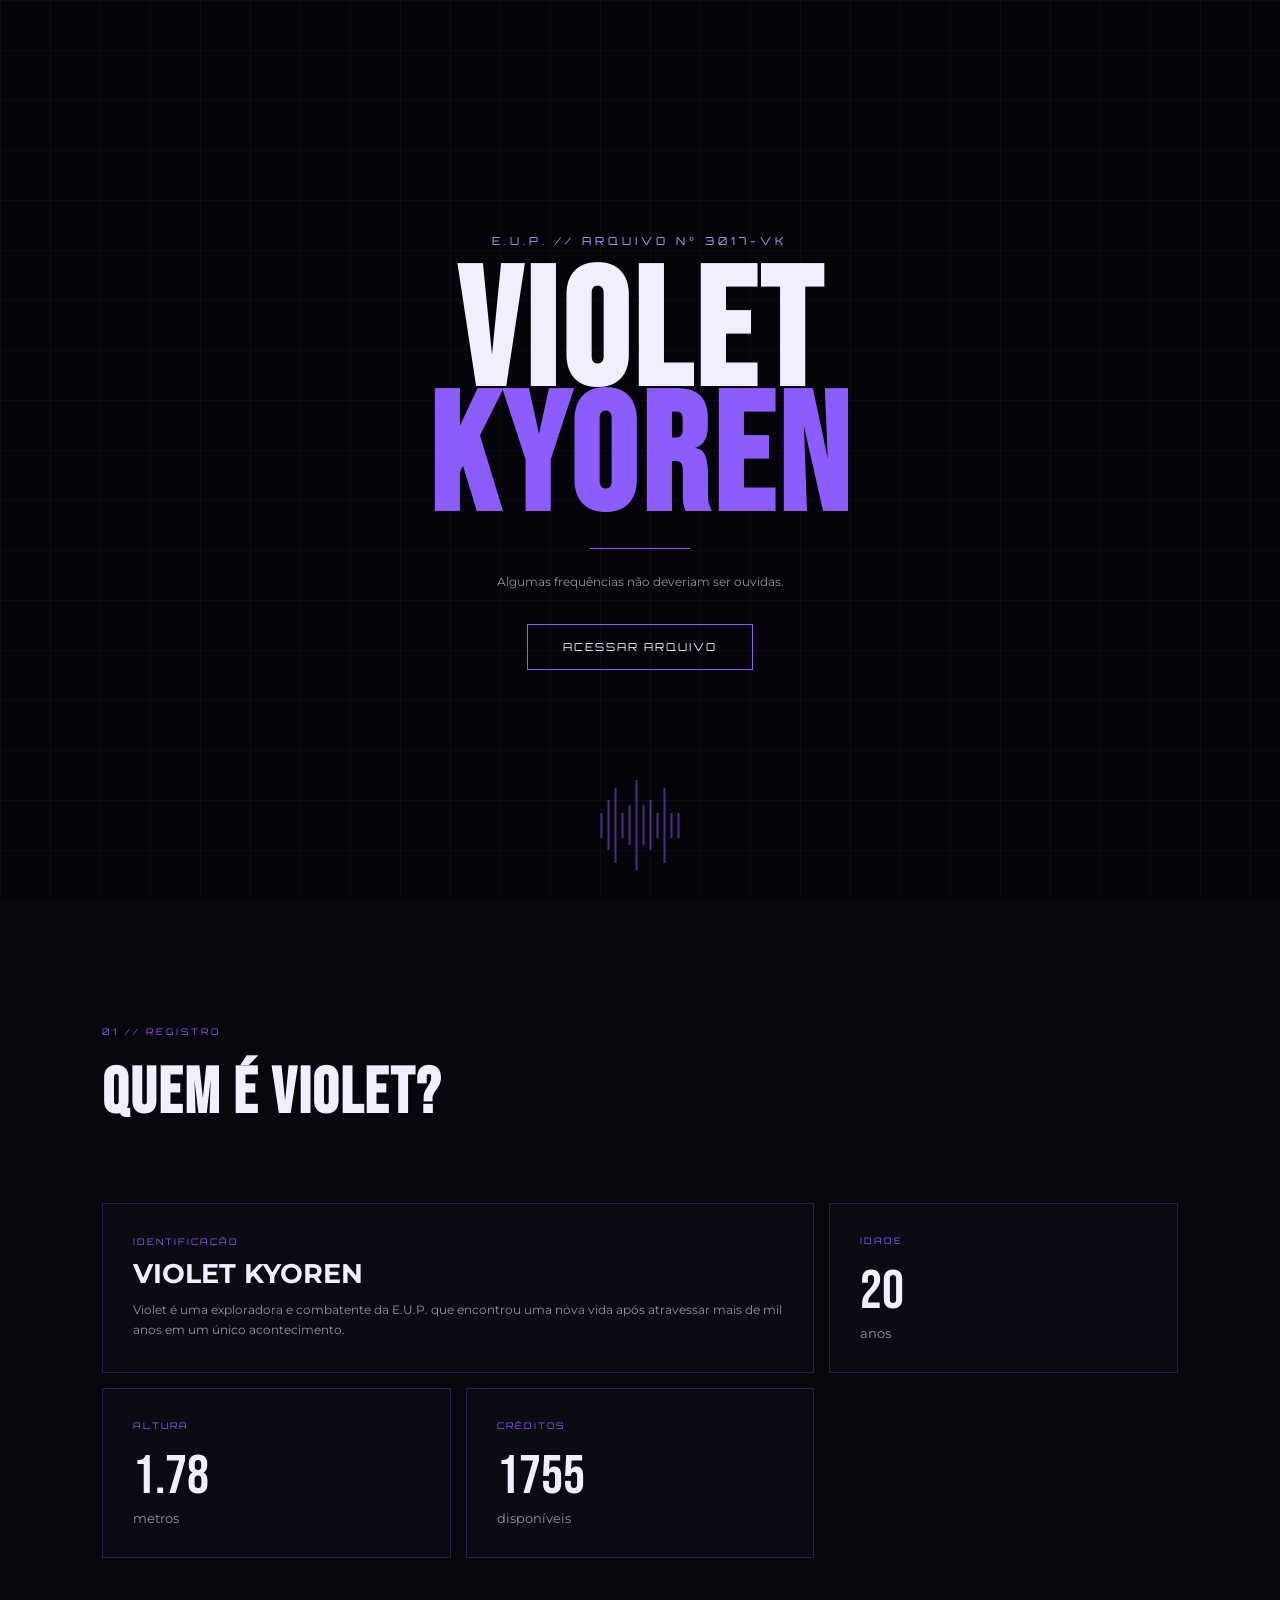
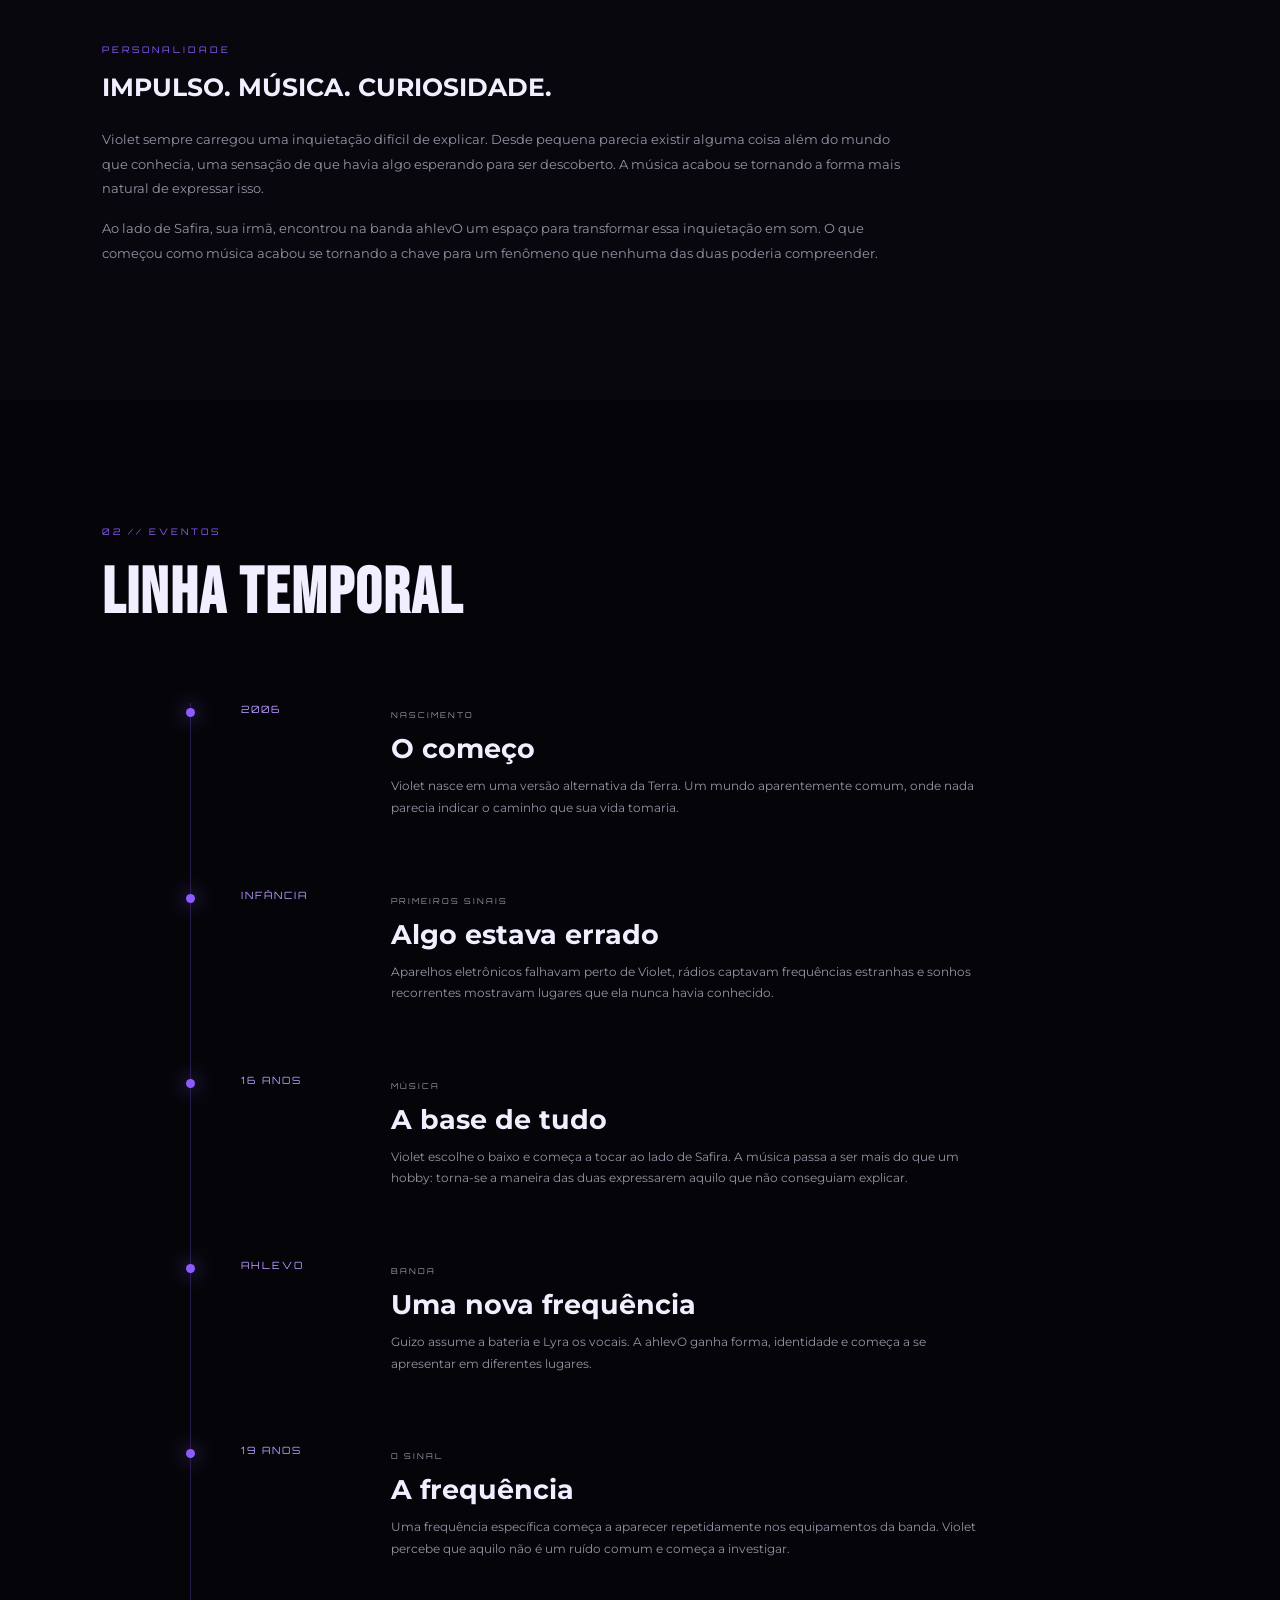
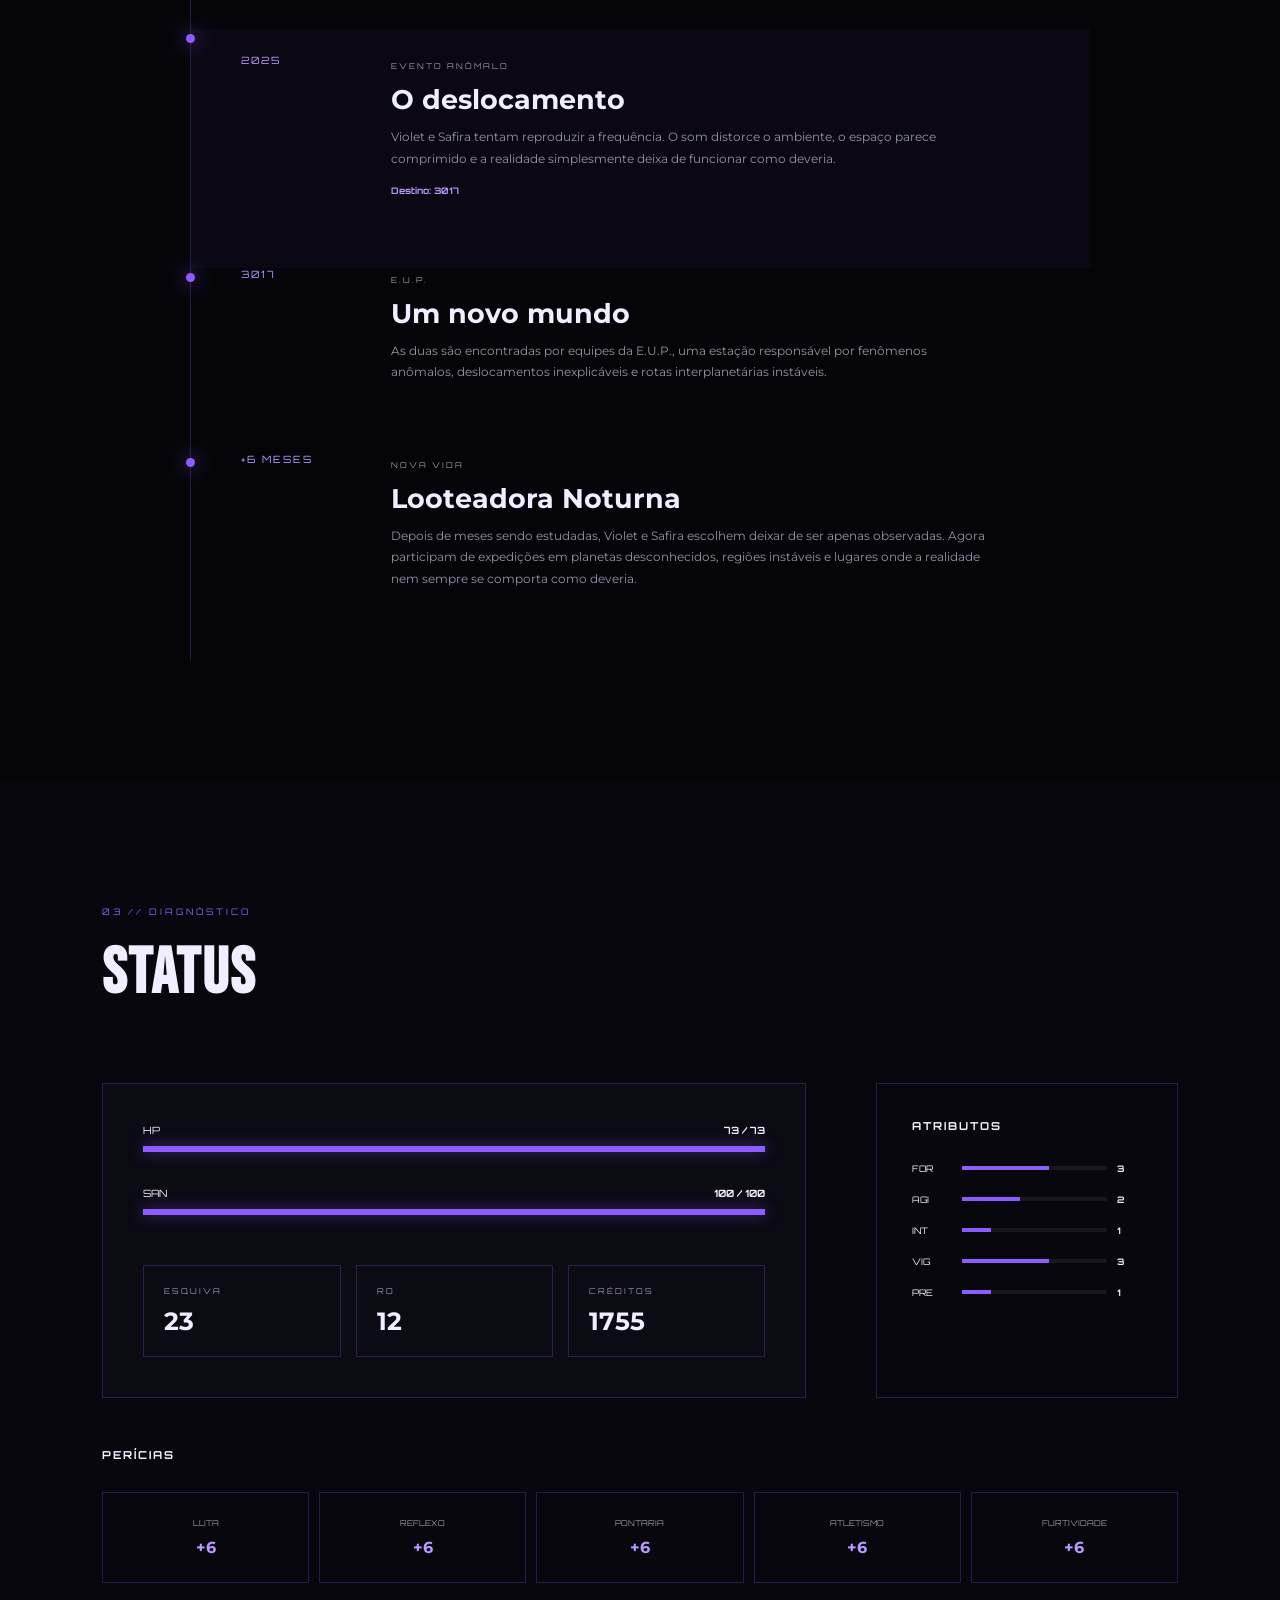
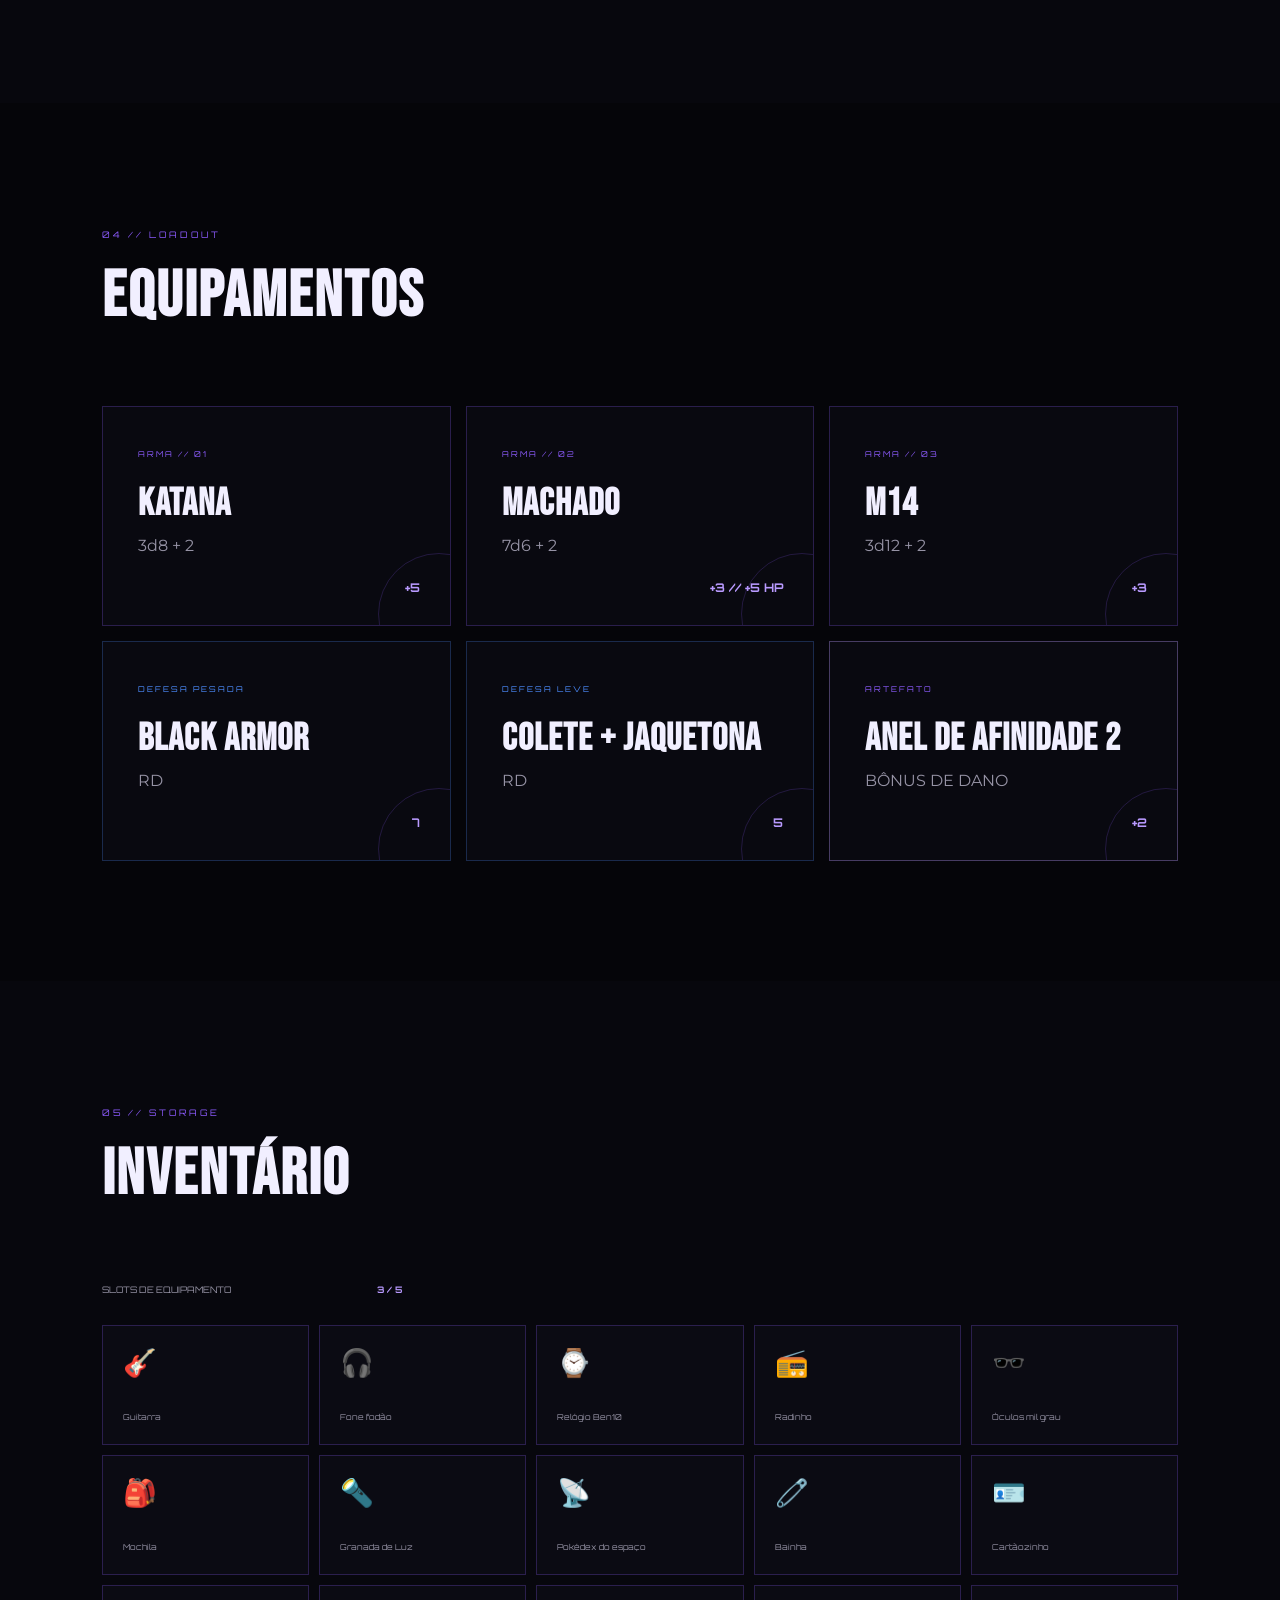
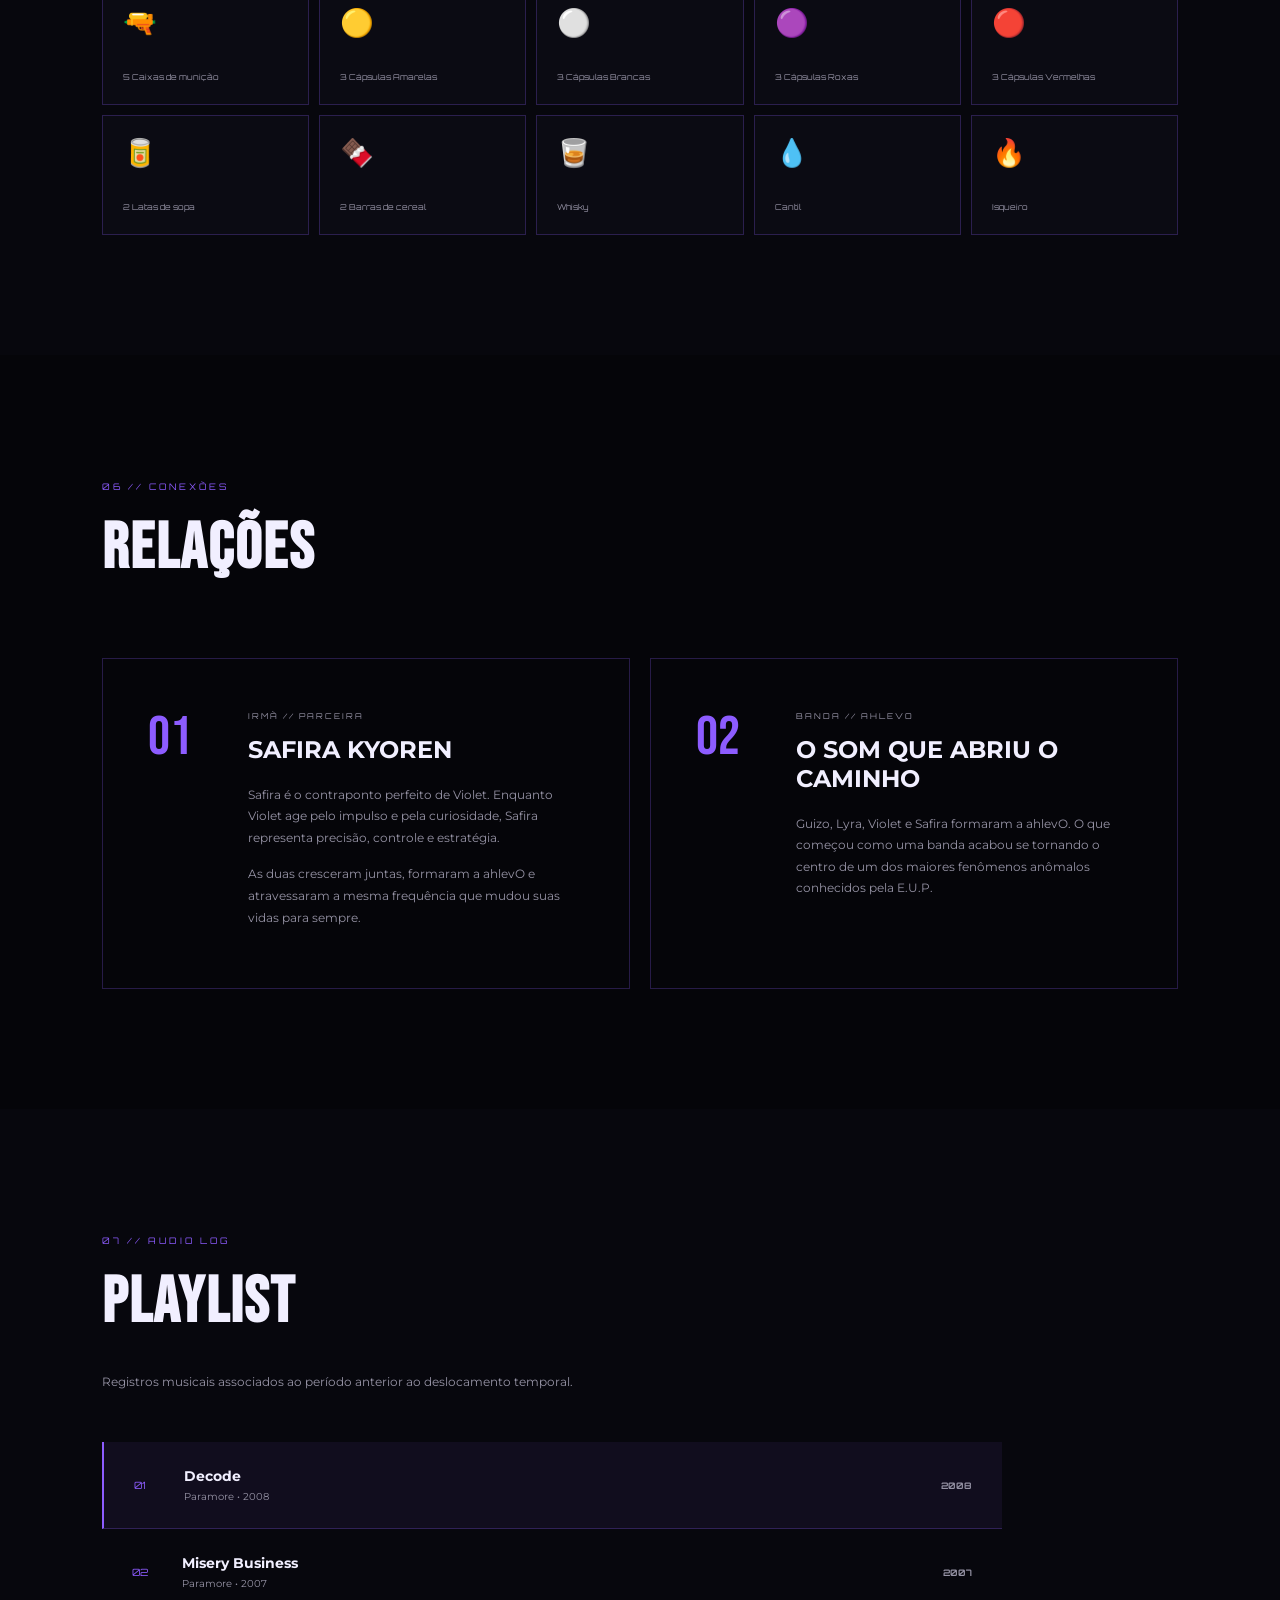
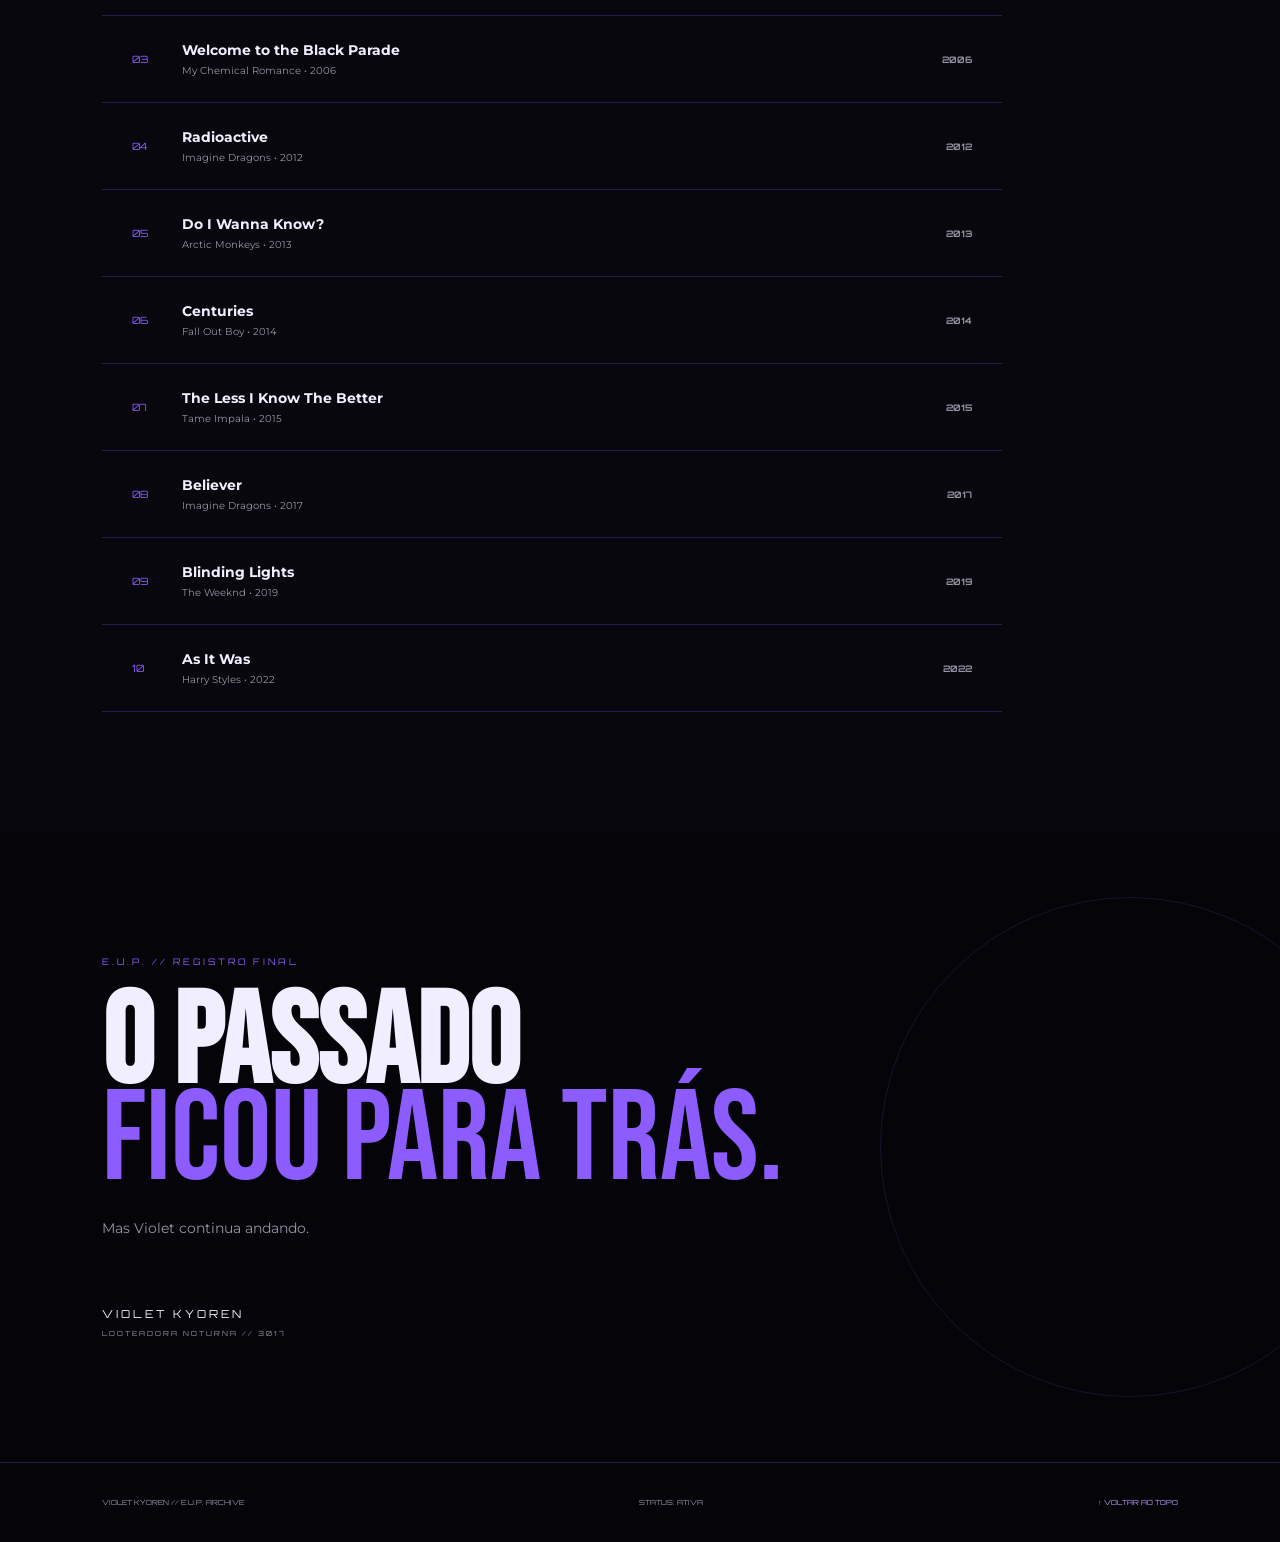
<file: ficha/Violet/index.html>
<!DOCTYPE html>
<html lang="pt-BR">

<head>
    <meta charset="UTF-8">
    <meta name="viewport" content="width=device-width, initial-scale=1.0">
    <title>Violet Kyoren — E.U.P. Archive</title>

    <link rel="preconnect" href="https://fonts.googleapis.com">
    <link rel="preconnect" href="https://fonts.gstatic.com" crossorigin>
    <link
        href="https://fonts.googleapis.com/css2?family=Bebas+Neue&family=Montserrat:wght@400;500;600;700;800&family=Orbitron:wght@400;500;600;700;800&display=swap"
        rel="stylesheet">

    <link rel="stylesheet" href="style.css">
</head>

<body>

    <section class="entrada" id="entrada">
        <div class="entrada-grid"></div>

        <div class="entrada-conteudo">
            <span class="arquivo">E.U.P. // ARQUIVO Nº 3017-VK</span>

            <h1>VIOLET<br><span>KYOREN</span></h1>

            <div class="linha"></div>

            <span class="frase">
                Algumas frequências não deveriam ser ouvidas.
            </span>

            <button id="entrar">ACESSAR ARQUIVO</button>
        </div>

        <div class="frequencia">
            <span></span>
            <span></span>
            <span></span>
            <span></span>
            <span></span>
            <span></span>
            <span></span>
            <span></span>
            <span></span>
            <span></span>
            <span></span>
            <span></span>
        </div>
    </section>

    <audio id="musica" loop>
        <source src="Assets/Decode.mpeg" type="audio/mpeg">
    </audio>

    <main id="site">

        <header>
            <div class="logo">VK<span>//</span>3017</div>

            <nav>
                <a href="../../index.html">PAGINA PRINCIPAL</a>
                <a href="#inicio">INÍCIO</a>
                <a href="#sobre">SOBRE</a>
                <a href="#historia">HISTÓRIA</a>
                <a href="#status">STATUS</a>
                <a href="#equipamentos">EQUIPAMENTOS</a>
                <a href="#inventario">INVENTÁRIO</a>
                <a href="#relacoes">RELAÇÕES</a>
                <a href="#playlist">PLAYLIST</a>

                <button id="controle-musica">
                    Pause Song ❚❚
                </button>
            </nav>
        </header>



        <section class="hero" id="inicio">

            <div class="hero-grid"></div>

            <div class="hero-texto">

                <span class="tag">E.U.P. // EXPLORADORA TEMPORAL</span>

                <h2>VIOLET<br><strong>KYOREN</strong></h2>

                <p class="hero-desc">
                    Uma musicista de 20 anos arrancada de 2025 e lançada
                    mais de mil anos no futuro após uma frequência sonora
                    distorcer a própria realidade.
                </p>

                <div class="hero-info">
                    <div>
                        <span>IDADE</span>
                        <strong>20</strong>
                    </div>

                    <div>
                        <span>ALTURA</span>
                        <strong>1,78m</strong>
                    </div>

                    <div>
                        <span>CRÉDITOS</span>
                        <strong>1755</strong>
                    </div>

                    <div>
                        <span>ANO ATUAL</span>
                        <strong>3017</strong>
                    </div>
                </div>

            </div>

            <div class="hero-imagem">
                <div class="imagem-linha"></div>

                <img src="Assets/Violet.webp" alt="Violet Kyoren">

                <div class="imagem-legenda">
                    <span>SUBJECT: VK-20</span>
                    <span>STATUS: ATIVA</span>
                </div>
            </div>

            <div class="coordenadas">
                <span>LAT // 3017</span>
                <span>FREQ // 07.04.26</span>
                <span>TIME // UNKNOWN</span>
            </div>

        </section>


        <section class="sobre" id="sobre">

            <div class="titulo-secao">
                <span>01 // REGISTRO</span>
                <h2>QUEM É VIOLET?</h2>
            </div>

            <div class="sobre-grid">

                <div class="sobre-card destaque">
                    <span>IDENTIFICAÇÃO</span>
                    <h3>VIOLET KYOREN</h3>
                    <p>
                        Violet é uma
                        exploradora e combatente da E.U.P. que encontrou uma nova vida após
                        atravessar mais de mil anos em um único acontecimento.
                    </p>
                </div>

                <div class="sobre-card">
                    <span>IDADE</span>
                    <strong>20</strong>
                    <small>anos</small>
                </div>

                <div class="sobre-card">
                    <span>ALTURA</span>
                    <strong>1.78</strong>
                    <small>metros</small>
                </div>

                <div class="sobre-card">
                    <span>CRÉDITOS</span>
                    <strong>1755</strong>
                    <small>disponíveis</small>
                </div>

            </div>

            <div class="texto-sobre">
                <span>PERSONALIDADE</span>

                <h3>IMPULSO. MÚSICA. CURIOSIDADE.</h3>

                <p>
                    Violet sempre carregou uma inquietação difícil de explicar.
                    Desde pequena parecia existir alguma coisa além do mundo que
                    conhecia, uma sensação de que havia algo esperando para ser
                    descoberto. A música acabou se tornando a forma mais natural
                    de expressar isso.
                </p>

                <p>
                    Ao lado de Safira, sua irmã, encontrou na banda ahlevO um
                    espaço para transformar essa inquietação em som. O que
                    começou como música acabou se tornando a chave para um
                    fenômeno que nenhuma das duas poderia compreender.
                </p>
            </div>

        </section>


        <section class="historia" id="historia">

            <div class="titulo-secao">
                <span>02 // EVENTOS</span>
                <h2>LINHA TEMPORAL</h2>
            </div>

            <div class="timeline">

                <div class="evento">
                    <div class="ano">2006</div>

                    <div class="evento-conteudo">
                        <span>NASCIMENTO</span>
                        <h3>O começo</h3>

                        <p>
                            Violet nasce em uma versão alternativa da Terra.
                            Um mundo aparentemente comum, onde nada parecia
                            indicar o caminho que sua vida tomaria.
                        </p>
                    </div>
                </div>


                <div class="evento">
                    <div class="ano">INFÂNCIA</div>

                    <div class="evento-conteudo">
                        <span>PRIMEIROS SINAIS</span>
                        <h3>Algo estava errado</h3>

                        <p>
                            Aparelhos eletrônicos falhavam perto de Violet,
                            rádios captavam frequências estranhas e sonhos
                            recorrentes mostravam lugares que ela nunca havia
                            conhecido.
                        </p>
                    </div>
                </div>


                <div class="evento">
                    <div class="ano">16 ANOS</div>

                    <div class="evento-conteudo">
                        <span>MÚSICA</span>
                        <h3>A base de tudo</h3>

                        <p>
                            Violet escolhe o baixo e começa a tocar ao lado de
                            Safira. A música passa a ser mais do que um hobby:
                            torna-se a maneira das duas expressarem aquilo que
                            não conseguiam explicar.
                        </p>
                    </div>
                </div>


                <div class="evento">
                    <div class="ano">AHLEVO</div>

                    <div class="evento-conteudo">
                        <span>BANDA</span>
                        <h3>Uma nova frequência</h3>

                        <p>
                            Guizo assume a bateria e Lyra os vocais. A ahlevO
                            ganha forma, identidade e começa a se apresentar
                            em diferentes lugares.
                        </p>
                    </div>
                </div>


                <div class="evento">
                    <div class="ano">19 ANOS</div>

                    <div class="evento-conteudo">
                        <span>O SINAL</span>
                        <h3>A frequência</h3>

                        <p>
                            Uma frequência específica começa a aparecer
                            repetidamente nos equipamentos da banda. Violet
                            percebe que aquilo não é um ruído comum e começa
                            a investigar.
                        </p>
                    </div>
                </div>


                <div class="evento destaque-evento">
                    <div class="ano">2025</div>

                    <div class="evento-conteudo">
                        <span>EVENTO ANÔMALO</span>
                        <h3>O deslocamento</h3>

                        <p>
                            Violet e Safira tentam reproduzir a frequência.
                            O som distorce o ambiente, o espaço parece
                            comprimido e a realidade simplesmente deixa de
                            funcionar como deveria.
                        </p>

                        <strong>Destino: 3017</strong>
                    </div>
                </div>


                <div class="evento">
                    <div class="ano">3017</div>

                    <div class="evento-conteudo">
                        <span>E.U.P.</span>
                        <h3>Um novo mundo</h3>

                        <p>
                            As duas são encontradas por equipes da E.U.P.,
                            uma estação responsável por fenômenos anômalos,
                            deslocamentos inexplicáveis e rotas
                            interplanetárias instáveis.
                        </p>
                    </div>
                </div>


                <div class="evento">
                    <div class="ano">+6 MESES</div>

                    <div class="evento-conteudo">
                        <span>NOVA VIDA</span>
                        <h3>Looteadora Noturna</h3>

                        <p>
                            Depois de meses sendo estudadas, Violet e Safira
                            escolhem deixar de ser apenas observadas. Agora
                            participam de expedições em planetas desconhecidos,
                            regiões instáveis e lugares onde a realidade
                            nem sempre se comporta como deveria.
                        </p>
                    </div>
                </div>

            </div>

        </section>


        <section class="status" id="status">

            <div class="titulo-secao">
                <span>03 // DIAGNÓSTICO</span>
                <h2>STATUS</h2>
            </div>

            <div class="status-grid">

                <div class="status-principal">

                    <div class="barra-info">
                        <div>
                            <span>HP</span>
                            <strong>73 / 73</strong>
                        </div>

                        <div class="barra">
                            <i style="width: 100%"></i>
                        </div>
                    </div>

                    <div class="barra-info">
                        <div>
                            <span>SAN</span>
                            <strong>100 / 100</strong>
                        </div>

                        <div class="barra">
                            <i style="width: 100%"></i>
                        </div>
                    </div>

                    <div class="status-numerico">
                        <div>
                            <span>ESQUIVA</span>
                            <strong>23</strong>
                        </div>

                        <div>
                            <span>RD</span>
                            <strong>12</strong>
                        </div>

                        <div>
                            <span>CRÉDITOS</span>
                            <strong>1755</strong>
                        </div>
                    </div>

                </div>


                <div class="atributos">

                    <h3>ATRIBUTOS</h3>

                    <div class="atributo">
                        <span>FOR</span>
                        <div><i style="width: 60%"></i></div>
                        <strong>3</strong>
                    </div>

                    <div class="atributo">
                        <span>AGI</span>
                        <div><i style="width: 40%"></i></div>
                        <strong>2</strong>
                    </div>

                    <div class="atributo">
                        <span>INT</span>
                        <div><i style="width: 20%"></i></div>
                        <strong>1</strong>
                    </div>

                    <div class="atributo">
                        <span>VIG</span>
                        <div><i style="width: 60%"></i></div>
                        <strong>3</strong>
                    </div>

                    <div class="atributo">
                        <span>PRE</span>
                        <div><i style="width: 20%"></i></div>
                        <strong>1</strong>
                    </div>

                </div>

            </div>


            <div class="pericias">

                <h3>PERÍCIAS</h3>

                <div class="pericias-grid">

                    <div>
                        <span>LUTA</span>
                        <strong>+6</strong>
                    </div>

                    <div>
                        <span>REFLEXO</span>
                        <strong>+6</strong>
                    </div>

                    <div>
                        <span>PONTARIA</span>
                        <strong>+6</strong>
                    </div>

                    <div>
                        <span>ATLETISMO</span>
                        <strong>+6</strong>
                    </div>

                    <div>
                        <span>FURTIVIDADE</span>
                        <strong>+6</strong>
                    </div>

                </div>

            </div>

        </section>


        <section class="equipamentos" id="equipamentos">

            <div class="titulo-secao">
                <span>04 // LOADOUT</span>
                <h2>EQUIPAMENTOS</h2>
            </div>

            <div class="equip-grid">

                <div class="equip-card">
                    <span>ARMA // 01</span>
                    <h3>KATANA</h3>
                    <p>3d8 + 2</p>
                    <strong>+5</strong>
                </div>

                <div class="equip-card">
                    <span>ARMA // 02</span>
                    <h3>MACHADO</h3>
                    <p>7d6 + 2</p>
                    <strong>+3 // +5 HP</strong>
                </div>

                <div class="equip-card">
                    <span>ARMA // 03</span>
                    <h3>M14</h3>
                    <p>3d12 + 2</p>
                    <strong>+3</strong>
                </div>

                <div class="equip-card defesa">
                    <span>DEFESA PESADA</span>
                    <h3>BLACK ARMOR</h3>
                    <p>RD</p>
                    <strong>7</strong>
                </div>

                <div class="equip-card defesa">
                    <span>DEFESA LEVE</span>
                    <h3>COLETE + JAQUETONA</h3>
                    <p>RD</p>
                    <strong>5</strong>
                </div>

                <div class="equip-card artefato">
                    <span>ARTEFATO</span>
                    <h3>ANEL DE AFINIDADE 2</h3>
                    <p>BÔNUS DE DANO</p>
                    <strong>+2</strong>
                </div>

            </div>

        </section>


        <section class="inventario" id="inventario">

            <div class="titulo-secao">
                <span>05 // STORAGE</span>
                <h2>INVENTÁRIO</h2>
            </div>

            <div class="slots">
                <span>SLOTS DE EQUIPAMENTO</span>
                <strong>3 / 5</strong>
            </div>

            <div class="inventario-grid">

                <div class="item">🎸<span>Guitarra</span></div>
                <div class="item">🎧<span>Fone fodão</span></div>
                <div class="item">⌚<span>Relógio Ben10</span></div>
                <div class="item">📻<span>Radinho</span></div>
                <div class="item">🕶️<span>Óculos mil grau</span></div>
                <div class="item">🎒<span>Mochila</span></div>
                <div class="item">🔦<span>Granada de Luz</span></div>
                <div class="item">📡<span>Pokédex do espaço</span></div>
                <div class="item">🧷<span>Bainha</span></div>
                <div class="item">🪪<span>Cartãozinho</span></div>
                <div class="item">🔫<span>5 Caixas de munição</span></div>
                <div class="item">🟡<span>3 Cápsulas Amarelas</span></div>
                <div class="item">⚪<span>3 Cápsulas Brancas</span></div>
                <div class="item">🟣<span>3 Cápsulas Roxas</span></div>
                <div class="item">🔴<span>3 Cápsulas Vermelhas</span></div>
                <div class="item">🥫<span>2 Latas de sopa</span></div>
                <div class="item">🍫<span>2 Barras de cereal</span></div>
                <div class="item">🥃<span>Whisky</span></div>
                <div class="item">💧<span>Cantil</span></div>
                <div class="item">🔥<span>Isqueiro</span></div>

            </div>

        </section>


        <section class="relacoes" id="relacoes">

            <div class="titulo-secao">
                <span>06 // CONEXÕES</span>
                <h2>RELAÇÕES</h2>
            </div>

            <div class="relacoes-grid">

                <div class="relacao">
                    <div class="relacao-numero">01</div>

                    <div>
                        <span>IRMÃ // PARCEIRA</span>
                        <h3>SAFIRA KYOREN</h3>

                        <p>
                            Safira é o contraponto perfeito de Violet. Enquanto
                            Violet age pelo impulso e pela curiosidade, Safira
                            representa precisão, controle e estratégia.
                        </p>

                        <p>
                            As duas cresceram juntas, formaram a ahlevO e
                            atravessaram a mesma frequência que mudou suas
                            vidas para sempre.
                        </p>
                    </div>
                </div>


                <div class="relacao">
                    <div class="relacao-numero">02</div>

                    <div>
                        <span>BANDA // AHLEVO</span>
                        <h3>O SOM QUE ABRIU O CAMINHO</h3>

                        <p>
                            Guizo, Lyra, Violet e Safira formaram a ahlevO.
                            O que começou como uma banda acabou se tornando
                            o centro de um dos maiores fenômenos anômalos
                            conhecidos pela E.U.P.
                        </p>
                    </div>
                </div>

            </div>

        </section>


        <section class="playlist" id="playlist">

            <div class="titulo-secao">
                <span>07 // AUDIO LOG</span>
                <h2>PLAYLIST</h2>
            </div>

            <p class="playlist-desc">
                Registros musicais associados ao período anterior ao
                deslocamento temporal.
            </p>

            <div class="musicas">

                <div class="musica destaque-musica">
                    <span>01</span>
                    <div>
                        <strong>Decode</strong>
                        <small>Paramore • 2008</small>
                    </div>
                    <b>2008</b>
                </div>

                <div class="musica">
                    <span>02</span>
                    <div>
                        <strong>Misery Business</strong>
                        <small>Paramore • 2007</small>
                    </div>
                    <b>2007</b>
                </div>

                <div class="musica">
                    <span>03</span>
                    <div>
                        <strong>Welcome to the Black Parade</strong>
                        <small>My Chemical Romance • 2006</small>
                    </div>
                    <b>2006</b>
                </div>

                <div class="musica ">
                    <span>04</span>
                    <div>
                        <strong>Radioactive</strong>
                        <small>Imagine Dragons • 2012</small>
                    </div>
                    <b>2012</b>
                </div>

                <div class="musica">
                    <span>05</span>
                    <div>
                        <strong>Do I Wanna Know?</strong>
                        <small>Arctic Monkeys • 2013</small>
                    </div>
                    <b>2013</b>
                </div>

                <div class="musica">
                    <span>06</span>
                    <div>
                        <strong>Centuries</strong>
                        <small>Fall Out Boy • 2014</small>
                    </div>
                    <b>2014</b>
                </div>

                <div class="musica">
                    <span>07</span>
                    <div>
                        <strong>The Less I Know The Better</strong>
                        <small>Tame Impala • 2015</small>
                    </div>
                    <b>2015</b>
                </div>

                <div class="musica">
                    <span>08</span>
                    <div>
                        <strong>Believer</strong>
                        <small>Imagine Dragons • 2017</small>
                    </div>
                    <b>2017</b>
                </div>

                <div class="musica">
                    <span>09</span>
                    <div>
                        <strong>Blinding Lights</strong>
                        <small>The Weeknd • 2019</small>
                    </div>
                    <b>2019</b>
                </div>

                <div class="musica">
                    <span>10</span>
                    <div>
                        <strong>As It Was</strong>
                        <small>Harry Styles • 2022</small>
                    </div>
                    <b>2022</b>
                </div>

            </div>

        </section>


        <section class="final">

            <div class="final-linhas"></div>

            <span>E.U.P. // REGISTRO FINAL</span>

            <h2>
                O PASSADO<br>
                <strong>FICOU PARA TRÁS.</strong>
            </h2>

            <p>
                Mas Violet continua andando.
            </p>

            <div class="assinatura">
                VIOLET KYOREN
                <small>LOOTEADORA NOTURNA // 3017</small>
            </div>

        </section>


        <footer>
            <span>VIOLET KYOREN // E.U.P. ARCHIVE</span>
            <span>STATUS: ATIVA</span>
            <button id="topo">↑ VOLTAR AO TOPO</button>
        </footer>

    </main>

    <script src="script.js"></script>

</body>

</html>
</file>
<file: style.css>
* {
    margin: 0;
    padding: 0;
    box-sizing: border-box;
}

body {
    background: #0b0b0d;
    color: #e8e8e8;
    font-family: Arial, sans-serif;
}

header {
    padding: 40px 8%;
    border-bottom: 1px solid #25252a;
}

header h1 {
    font-size: 42px;
    letter-spacing: 6px;
}

header p {
    margin-top: 8px;
    color: #aaa; /* contraste melhorado */
}

main {
    padding: 50px 8%;
}

.personagens h2 {
    margin-bottom: 25px;
    font-size: 24px;
}

.cards {
    display: grid;
    grid-template-columns: repeat(auto-fit, minmax(280px, 1fr));
    gap: 20px;
}

.card {
    background: #121216;
    border: 1px solid #29292f;
    border-radius: 8px;
    overflow: hidden;
    min-height: 380px; /* altura uniforme */
    display: flex;
    flex-direction: column;
    justify-content: space-between;
    transition: all 0.3s ease;
}

.card:hover {
    transform: translateY(-5px);
    box-shadow: 0 4px 12px rgba(0,0,0,0.4);
}

.card-imagem {
    height: 200px; /* altura fixa para padronizar */
    background: #1a1a1f;
    overflow: hidden;
}

.card-imagem img {
    width: 100%;
    height: 100%;
    object-fit: cover;
    display: block;
}

.card-info {
    flex-grow: 1;
    padding: 20px;
    display: flex;
    flex-direction: column;
    justify-content: center;
    align-items: center;
    text-align: center;
}

.card-info h3 {
    font-size: 22px;
    margin-bottom: 6px;
}

.card-info p {
    color: #aaa;
    margin-bottom: 20px;
}

.card-info a {
    display: inline-block;
    padding: 10px 16px;
    background: #e8e8e8;
    color: #0b0b0d;
    text-decoration: none;
    border-radius: 4px;
    font-weight: bold;
    cursor: pointer;
    margin-top: auto; /* botão sempre alinhado no final */
    transition: background 0.3s ease;
}

.card-info a:hover {
    background: #cfcfcf;
}
</file>
<file: ficha/Gabrielly/style.css>
* {
    margin: 0;
    padding: 0;
    box-sizing: border-box;
}

html {
    scroll-behavior: smooth;
}

body {
    background: #080504;
    color: #d6ceca;
    font-family: "Eater", cursive;
    overflow-x: hidden;
}

body:before {
    content: "";
    position: fixed;
    inset: 0;
    pointer-events: none;
    z-index: 20;
    opacity: .18;
    background:
        radial-gradient(circle at 20% 30%, transparent 0 20%, #120000 21% 21.5%, transparent 22%),
        radial-gradient(circle at 80% 70%, transparent 0 15%, #180000 16% 16.5%, transparent 17%);
}

body:after {
    content: "";
    position: fixed;
    inset: 0;
    pointer-events: none;
    z-index: 19;
    opacity: .08;
    background-image:
        repeating-linear-gradient(
            90deg,
            transparent 0,
            transparent 3px,
            #fff 4px,
            transparent 5px
        );
    mix-blend-mode: overlay;
}

#entrada {
    position: fixed;
    inset: 0;
    background:
        radial-gradient(circle at center, #250909 0%, #0b0505 35%, #030202 75%);
    z-index: 50;
    display: flex;
    align-items: center;
    justify-content: center;
    transition: 1s;
}

#entrada:before {
    content: "";
    position: absolute;
    width: 500px;
    height: 500px;
    border-radius: 50%;
    background: #6e0808;
    filter: blur(150px);
    opacity: .2;
}

#entrada.saindo {
    opacity: 0;
    pointer-events: none;
}

.entrada-conteudo {
    position: relative;
    width: 600px;
    padding: 70px 50px;
    text-align: center;
    background: #0b0606;
    border: 1px solid #421313;
    box-shadow:
        0 0 80px rgba(90, 0, 0, .35),
        inset 0 0 80px rgba(80, 0, 0, .08);
    transform: rotate(-1deg);
}

.entrada-conteudo:before,
.entrada-conteudo:after {
    content: "";
    position: absolute;
    width: 45px;
    height: 2px;
    background: #8d1717;
}

.entrada-conteudo:before {
    top: 15px;
    left: 15px;
    transform: rotate(-4deg);
}

.entrada-conteudo:after {
    bottom: 15px;
    right: 15px;
    transform: rotate(-4deg);
}

.entrada-conteudo span {
    color: #8c2929;
    font-size: 9px;
    letter-spacing: 5px;
}

.entrada-conteudo h1 {
    font: 800 72px Eater cursive;
    letter-spacing: 3px;
    color: #e2d8d3;
    margin: 25px 0 15px;
    text-shadow:
        4px 4px 0 #310909,
        0 0 35px rgba(120, 0, 0, .45);
}

.entrada-conteudo p {
    color: #766967;
    font-size: 13px;
    margin-bottom: 40px;
}

button {
    border: 1px solid #772020;
    background: #120606;
    color: #cfc4c0;
    padding: 15px 28px;
    cursor: pointer;
    font: 600 9px Eater, cursive;
    letter-spacing: 3px;
    transition: .3s;
}

button:hover {
    background: #741616;
    color: white;
    box-shadow: 0 0 30px rgba(120, 0, 0, .4);
}

header {
    height: 70px;
    padding: 0 7%;
    display: flex;
    align-items: center;
    justify-content: space-between;
    position: sticky;
    top: 0;
    z-index: 15;
    background: rgba(7, 4, 4, .94);
    border-bottom: 1px solid #271111;
    backdrop-filter: blur(15px);
}

.section-title h2 {
    font-family: "Eater", cursive;
}

.chapter h3 {
    font-family: "Eater", cursive;
}

.logo {
    font: 700 17px Eater, cursive;
    letter-spacing: 2px;
    color: #ddd2ce;
}

.logo span {
    color: #713232;
    font: 15px Inter;
    margin-left: 8px;
}

nav {
    display: flex;
    gap: 30px;
}

nav a {
    color: #756968;
    text-decoration: none;
    font-size: 15px;
    letter-spacing: 2px;
    transition: .25s;
}

nav a:hover {
    color: #c22b2b;
}

#controle-musica {
    background: transparent;
    border: transparent;
    font-size: 15px;
    cursor: pointer;
}

.hero {
    min-height: 800px;
    padding: 90px 10%;
    display: grid;
    grid-template-columns: 1fr 480px;
    align-items: center;
    gap: 70px;
    position: relative;
    overflow: hidden;
    background:
        radial-gradient(circle at 15% 60%, #3a0909 0%, transparent 35%),
        radial-gradient(circle at 85% 30%, #210606 0%, transparent 30%),
        #080504;
}

.hero:before {
    content: "";
    position: absolute;
    width: 700px;
    height: 700px;
    left: -350px;
    bottom: -400px;
    border-radius: 50%;
    border: 1px solid #421212;
    box-shadow:
        0 0 0 50px #160707,
        0 0 0 51px #391010,
        0 0 0 100px #100505;
    opacity: .35;
}

img {
    width: 100%;
}

.character-placeholder span,
.character-placeholder strong,
.character-placeholder small {
    font-family: "Eater", cursive;
    font-size: 100px;
    position: relative;
    z-index: 3;
}

.hero-text {
    position: relative;
    z-index: 2;
}

.label {
    color: #9c2525;
    font-size: 20px;
    letter-spacing: 5px;
}

.hero-text h2 {
    font: 800 90px "Eater", cursive;
    letter-spacing: 2px;
    line-height: .95;
    margin: 20px 0 12px;
    color: #e1d8d4;
    text-shadow:
        5px 5px 0 #350909,
        0 0 45px rgba(110, 0, 0, .35);
}

.subtitle {
    color: #8c7d79;
    font-size: 15px;
}

.hero-info {
    display: flex;
    gap: 35px;
    margin-top: 55px;
}

.hero-info div {
    display: flex;
    flex-direction: column;
    gap: 8px;
    position: relative;
}

.hero-info div:after {
    content: "";
    position: absolute;
    left: 0;
    bottom: -8px;
    width: 15px;
    height: 1px;
    background: #8a1d1d;
}

.hero-info small {
    color: #5e5150;
    font-size: 20px;
    letter-spacing: 2px;
}

.hero-info strong {
    color: #d7cdca;
    font-size: 20px;
    font-weight: 500;
}

.character {
    height: 600px;
    position: relative;
    overflow: hidden;
    background:
        radial-gradient(circle at 50% 45%, #421010 0%, #190808 32%, #090404 75%);
    border: 1px solid #481414;
    clip-path: polygon(
        2% 0,
        97% 2%,
        100% 97%,
        95% 100%,
        3% 98%,
        0 4%
    );
    box-shadow:
        20px 25px 0 rgba(40, 4, 4, .35),
        0 0 80px rgba(80, 0, 0, .2);
}

.character:before {
    content: "";
    position: absolute;
    inset: 15px;
    border: 1px solid rgba(125, 27, 27, .3);
    clip-path: polygon(
        3% 0,
        100% 4%,
        97% 100%,
        0 95%
    );
}

.character:after {
    content: "";
    position: absolute;
    width: 300px;
    height: 500px;
    left: 50%;
    top: 50%;
    transform: translate(-50%, -50%);
    background:
        radial-gradient(
            ellipse,
            rgba(125, 15, 15, .35),
            transparent 65%
        );
    filter: blur(20px);
}

.character-placeholder {
    position: absolute;
    inset: 0;
    display: flex;
    flex-direction: column;
    align-items: center;
    justify-content: center;
    text-align: center;
    z-index: 3;
}

.character-placeholder span {
    color: #8e2929;
    font-size: 8px;
    letter-spacing: 5px;
}

.character-placeholder strong {
    font: 700 40px Eater, cursive;
    letter-spacing: 3px;
    margin: 15px 0;
    color: #ddd3cf;
}

.character-placeholder small {
    color: #554747;
    font-size: 7px;
    letter-spacing: 3px;
}

.character-number {
    position: absolute;
    right: 20px;
    bottom: 10px;
    font: 800 100px cursive;
    color: rgba(125, 25, 25, .13);
    z-index: 2;
}

.blood {
    position: absolute;
    width: 250px;
    height: 250px;
    left: -120px;
    top: -120px;
    border-radius: 50%;
    background: #8b0d0d;
    filter: blur(70px);
    opacity: .3;
}

.section {
    max-width: 1400px;
    margin: auto;
    padding: 120px 10%;
    position: relative;
}

.dark {
    max-width: none;
    background:
        radial-gradient(circle at 90% 20%, #260707, transparent 35%),
        #0d0707;
    padding-left: 10%;
    padding-right: 10%;
}

.section-title {
    display: flex;
    gap: 22px;
    align-items: center;
    margin-bottom: 60px;
}

.section-title > span {
    color: #a22929;
    font-size: 10px;
    letter-spacing: 4px;
}

.section-title h2 {
    font: 700 37px Eater, cursive;
    letter-spacing: 2px;
    margin-top: 5px;
    color: #ddd4d0;
}

.section-title small {
    color: #6e5555;
    font-size: 8px;
    letter-spacing: 4px;
}

.status {
    display: grid;
    grid-template-columns: repeat(3, 1fr);
    gap: 18px;
}

.status-card {
    position: relative;
    padding: 30px;
    background: #0b0707;
    border: 1px solid #321818;
    clip-path: polygon(
        0 3%,
        98% 0,
        100% 96%,
        2% 100%
    );
}

.status-card:before {
    content: "";
    position: absolute;
    left: 0;
    top: 0;
    width: 45px;
    height: 2px;
    background: #8b1e1e;
}

.status-card span {
    color: #735f5f;
    font-size: 25px;
    letter-spacing: 3px;
}

.status-card strong {
    font-size: 20px;
    display: block;
    font: 700 40px Eater, cursive;
    margin: 10px 0 20px;
    color: #dcd1cd;
}

.bar {
    height: 3px;
    background: #241414;
    transform: skewX(-15deg);
}

.bar i {
    display: block;
    height: 100%;
    background: #8d2020;
    box-shadow: 0 0 12px rgba(140, 20, 20, .4);
}

.attributes {
    display: grid;
    grid-template-columns: repeat(5, 1fr);
    margin-top: 18px;
    border: 1px solid #321919;
    transform: rotate(-.2deg);
}

.attributes div {
    padding: 30px 25px;
    border-right: 1px solid #321919;
    position: relative;
}

.attributes div:last-child {
    border-right: 0;
}

.attributes span {
    color: #8d2525;
    font-size: 30px;
    letter-spacing: 4px;
}

.attributes strong {
    display: block;
    font: 700 42px Eater, cursive;
    margin: 8px 0;
    color: #d9cfcb;
}

.attributes small {
    color: #675858;
    font-size: 15px;
}

.details {
    display: grid;
    grid-template-columns: repeat(3, 1fr);
    border: 1px solid #321919;
    margin-top: 18px;
}

.details div {
    padding: 25px;
    border-right: 1px solid #321919;
    border-bottom: 1px solid #321919;
}

.details small {
    display: block;
    color: #665454;
    font-size: 25px;
    letter-spacing: 3px;
    margin-bottom: 8px;
}

.details strong {
    color: #cfc4c0;
    font-size: 20px;
}

.combat {
    display: grid;
    grid-template-columns: 1fr 1fr;
    gap: 18px;
    margin-top: 18px;
}

.combat div {
    border-left: 3px solid #801b1b;
    background: #0b0707;
    padding: 28px;
    clip-path: polygon(0 0, 100% 5%, 98% 100%, 0 95%);
}

.combat span {
    display: block;
    color: #705d5b;
    font-size: 15px;
    letter-spacing: 3px;
    margin-bottom: 10px;
}

.combat strong {
    color: #d6cbc7;
}

.wendigo-text {
    max-width: 850px;
}

.wendigo-text p,
.chapter p,
.final-text p {
    color: #9a8d89;
    line-height: 2;
    font-size: 15px;
    margin-bottom: 25px;
}

.warning-box {
    position: relative;
    margin-top: 55px;
    max-width: 700px;
    padding: 35px;
    background: #110606;
    border: 1px solid #541919;
    clip-path: polygon(
        0 5%,
        98% 0,
        100% 94%,
        3% 100%
    );
}

.warning-box:before {
    content: "";
    position: absolute;
    width: 100%;
    height: 100%;
    inset: 0;
    background: repeating-linear-gradient(
        -20deg,
        transparent 0,
        transparent 12px,
        rgba(120, 20, 20, .04) 13px,
        transparent 14px
    );
}

.warning-box span {
    position: relative;
    color: #a42a2a;
    font-size: 8px;
    letter-spacing: 4px;
}

.warning-box p {
    position: relative;
    color: #cfc3bf;
    margin-top: 15px;
}

.chapter {
    max-width: 850px;
    margin-bottom: 110px;
    position: relative;
}

.chapter > span {
    color: #8e2525;
    font-size: 8px;
    letter-spacing: 4px;
}

.chapter h3 {
    font: 700 30px Eater, cursive;
    margin: 12px 0 30px;
    color: #d8ceca;
}

.chapter blockquote {
    margin: 40px 0;
    border-left: 3px solid #862020;
    padding: 15px 25px;
    color: #b8aaa6;
    font-style: italic;
    line-height: 1.8;
    background: linear-gradient(
        90deg,
        rgba(90, 10, 10, .12),
        transparent
    );
}

.red-text {
    color: #b72e2e !important;
}

.blood-chapter {
    padding-left: 35px;
    border-left: 1px solid #351313;
}

.blood-chapter:before {
    content: "";
    position: absolute;
    left: -4px;
    top: 0;
    width: 7px;
    height: 7px;
    border-radius: 50%;
    background: #8c1c1c;
    box-shadow: 0 0 20px #8c1c1c;
}

.transformation {
    position: relative;
    border: 1px solid #641b1b;
    background:
        linear-gradient(
            135deg,
            #180707,
            #0b0505
        );
    padding: 30px;
    margin: 40px 0;
    transform: rotate(.5deg);
    overflow: hidden;
}

.transformation:before {
    content: "";
    position: absolute;
    width: 180px;
    height: 180px;
    right: -70px;
    top: -90px;
    background: #791212;
    filter: blur(70px);
    opacity: .25;
}

.transformation span,
.reveal span,
.truth span {
    position: relative;
    color: #a52a2a;
    font-size: 8px;
    letter-spacing: 4px;
}

.transformation p {
    position: relative;
    margin: 18px 0 0;
    color: #aaa09d;
    line-height: 2;
}

.chapter h4 {
    font: 700 33px Eater, cursive;
    color: #ae2929;
    margin-top: 40px;
    text-shadow: 0 0 20px rgba(120, 0, 0, .3);
}

.silence {
    position: relative;
    border: 1px solid #261515;
    background: #070404;
    padding: 70px;
    text-align: center;
    margin-top: 40px;
    overflow: hidden;
}

.silence:before {
    content: "";
    position: absolute;
    inset: 0;
    background:
        radial-gradient(
            circle,
            rgba(100, 0, 0, .12),
            transparent 60%
        );
}

.silence span {
    position: relative;
    display: block;
    color: #4f4141;
    font-size: 8px;
    letter-spacing: 5px;
}

.silence strong {
    position: relative;
    display: block;
    margin-top: 15px;
    font: 700 25px Eater, cursive;
    letter-spacing: 4px;
    color: #a99b97;
}

.reveal {
    margin: 40px 0;
    padding: 35px;
    border: 1px solid #792020;
    background: #100505;
    transform: rotate(-.6deg);
}

.reveal strong {
    display: block;
    font: 700 35px Eater, cursive;
    color: #d9ceca;
    margin-top: 12px;
}

.truth {
    margin-top: 45px;
    padding: 60px;
    background:
        radial-gradient(
            circle at center,
            #3b0909,
            #100505 65%
        );
    border: 1px solid #701c1c;
    text-align: center;
    position: relative;
    overflow: hidden;
}

.truth:before {
    content: "";
    position: absolute;
    width: 300px;
    height: 300px;
    left: 50%;
    top: 50%;
    transform: translate(-50%, -50%);
    border-radius: 50%;
    background: #8a1111;
    filter: blur(100px);
    opacity: .15;
}

.truth span,
.truth strong {
    position: relative;
}

.truth strong {
    display: block;
    font: 800 58px Eater, cursive;
    color: #a72828;
    margin-top: 15px;
    text-shadow: 0 0 30px rgba(130, 0, 0, .45);
}

.final-line {
    border-left: 3px solid #8b2020;
    padding-left: 20px;
}

.final-text {
    max-width: 850px;
}

.quote-final {
    max-width: 950px;
    margin: 100px auto 20px;
    text-align: center;
    padding: 80px 35px;
    position: relative;
    border-top: 1px solid #491919;
    border-bottom: 1px solid #491919;
}

.quote-final:before {
    content: "“";
    position: absolute;
    left: 10%;
    top: -30px;
    font: 100px Eater, cursive;
    color: #551515;
    opacity: .35;
}

.quote-final h2 {
    font: 700 30px Eater, cursive;
    line-height: 1.8;
    color: #cfc4c0;
    margin-top: 25px;
}

footer {
    text-align: center;
    padding: 50px;
    border-top: 1px solid #251414;
    background: #070404;
}

footer span {
    color: #852222;
    font-size: 8px;
    letter-spacing: 4px;
}

footer p {
    color: #514444;
    font-size: 8px;
    margin-top: 12px;
    letter-spacing: 3px;
}

#topo {
    position: fixed;
    right: 25px;
    bottom: 25px;
    width: 42px;
    height: 42px;
    padding: 0;
    z-index: 25;
}

@media(max-width:900px) {

    nav {
        display: none;
    }

    .hero {
        grid-template-columns: 1fr;
        padding: 80px 7%;
    }

    .hero-text h2 {
        font-size: 55px;
    }

    .character {
        height: 480px;
    }

    .section,
    .dark {
        padding-left: 7%;
        padding-right: 7%;
    }

    .status,
    .details,
    .combat {
        grid-template-columns: 1fr;
    }

    .attributes {
        grid-template-columns: repeat(2, 1fr);
    }

    .attributes div {
        border-bottom: 1px solid #321919;
    }

    .hero-info {
        flex-wrap: wrap;
    }

    .entrada-conteudo {
        width: 90%;
        padding: 50px 25px;
    }

    .entrada-conteudo h1 {
        font-size: 43px;
    }

    .blood-chapter {
        padding-left: 20px;
    }
}

.hero-info strong,
.status-card strong,
.attributes strong,
.character-number {
    font-family: "Teko", sans-serif;
}
</file>
<file: ficha/Kylie/style.css>
* {
    margin: 0;
    padding: 0;
    box-sizing: border-box;
}

html {
    scroll-behavior: smooth;
}

body {
    background: #080808;
    color: white;
    font-family: "Montserrat", sans-serif;
    overflow-x: hidden;
}


/* ENTRADA */

.entrada {
    position: fixed;
    inset: 0;

    background:
        radial-gradient(circle at center, #2b0808 0%, #080808 65%);

    display: flex;
    align-items: center;
    justify-content: center;

    z-index: 9999;

    transition: 1s ease;
}

.entrada.saindo {
    opacity: 0;
    visibility: hidden;
}

.entrada-conteudo {
    text-align: center;
}

.mini-titulo {
    color: #d32f2f;
    letter-spacing: 5px;
    margin-bottom: 20px;
}

.entrada h1 {
    font-family: "Metal Mania", cursive;
    font-size: clamp(80px, 15vw, 180px);
    color: #d32f2f;
    line-height: .8;

    text-shadow:
        5px 5px 0 #000,
        0 0 40px #d32f2f;
}

.entrada h2 {
    font-family: "Bebas Neue", sans-serif;
    font-size: clamp(40px, 8vw, 90px);
    letter-spacing: 15px;
}

.frase {
    margin: 30px 0;
    color: #aaa;
    line-height: 1.8;
}

#entrar {
    border: 1px solid #d32f2f;
    background: transparent;
    color: white;

    padding: 16px 35px;

    font-family: "Bebas Neue";
    font-size: 20px;
    letter-spacing: 2px;

    cursor: pointer;

    transition: .3s;
}

#entrar:hover {
    background: #d32f2f;
    transform: scale(1.08);
}


/* SITE */

#site {
    display: block;
}


/* HEADER */

header {
    width: 100%;

    display: flex;
    align-items: center;
    justify-content: space-between;

    padding: 25px 8%;

    position: absolute;
    top: 0;

    z-index: 10;
}

.logo {
    text-decoration: none;

    color: white;

    font-family: "Metal Mania";
    font-size: 30px;
}

nav {
    display: flex;
    gap: 30px;
}

nav a {
    text-decoration: none;
    color: #aaa;

    font-size: 13px;
    font-weight: 700;

    transition: .3s;
}

nav a:hover {
    color: #d32f2f;
}

#controle-musica {
    background: transparent;
    border: 1px solid #444;

    color: white;

    width: 40px;
    height: 40px;

    cursor: pointer;
}


/* HERO */

.hero {
    min-height: 100vh;

    display: flex;
    align-items: center;

    padding: 100px 8% 50px;

    position: relative;

    background:
        radial-gradient(circle at 75% 50%, #300909, transparent 30%),
        #080808;
}

.hero-texto {
    width: 55%;
    z-index: 2;
}

.tag {
    color: #d32f2f;
    letter-spacing: 3px;
    font-size: 12px;

    margin-bottom: 20px;
}

.hero h1 {
    font-family: "Bebas Neue";
    font-size: clamp(90px, 13vw, 190px);

    line-height: .75;
}

.hero h1 span {
    display: block;

    color: #d32f2f;

    font-family: "Metal Mania";

    font-size: .6em;
}

.descricao-principal {
    color: #aaa;

    max-width: 600px;

    margin: 40px 0;

    line-height: 1.8;
}

.botao {
    display: inline-block;

    text-decoration: none;

    background: #d32f2f;
    color: white;

    padding: 16px 30px;

    font-weight: bold;
    font-size: 12px;

    transition: .3s;
}

.botao:hover {
    transform: translateY(-5px);
    box-shadow: 0 10px 30px #000;
}


/* IMAGEM */

.hero-imagem {
    height: 600px;
    position: relative;

    display: flex;
    align-items: flex-end;
    justify-content: center;
}

.hero-imagem img {
    height: 100%;

    border-radius: 50%;
    max-width: 100%;

    object-fit: contain;

    position: relative;

    z-index: 2;

    filter: drop-shadow(0 0 30px #000);
}

.circulo {
    position: absolute;
    height: 600px;

    border-radius: 50%;

    border: 1px solid #d32f2f;

    z-index: 1;
}


/* SEÇÕES */

section:not(.entrada):not(.hero) {
    padding: 120px 8%;
}

.titulo-secao {
    margin-bottom: 60px;
}

.titulo-secao p {
    color: #d32f2f;

    font-family: "Bebas Neue";

    font-size: 30px;
}

.titulo-secao h2 {
    font-family: "Bebas Neue";

    font-size: clamp(50px, 7vw, 100px);

    line-height: .9;
}

.titulo-secao span {
    color: #d32f2f;
}


/* CARDS */

.cards-info {
    display: grid;

    grid-template-columns: repeat(4, 1fr);

    gap: 20px;

    margin-bottom: 100px;
}

.card {
    border: 1px solid #252525;

    padding: 35px 25px;

    transition: .3s;

    background: #0d0d0d;
}

.card:hover {
    border-color: #d32f2f;

    transform: translateY(-10px);
}

.card span {
    font-size: 25px;
}

.card h3 {
    font-family: "Bebas Neue";

    letter-spacing: 2px;

    margin: 20px 0 10px;

    font-size: 22px;
}

.card p {
    color: #aaa;

    font-size: 13px;

    line-height: 1.6;
}


/* DESCRIÇÃO */

.descricao-kylie {
    display: grid;

    grid-template-columns: 1.3fr .7fr;

    gap: 80px;
}

.texto h2 {
    font-family: "Bebas Neue";

    font-size: clamp(50px, 6vw, 90px);

    line-height: .85;

    margin-bottom: 30px;
}

.texto h2 span {
    color: #d32f2f;
}

.texto p {
    color: #aaa;

    line-height: 1.9;

    margin-bottom: 20px;
}

.detalhes {
    border-left: 1px solid #333;

    padding-left: 40px;
}

.detalhes div {
    margin-bottom: 35px;
}

.detalhes span {
    display: block;

    color: #666;

    font-size: 11px;

    letter-spacing: 2px;

    margin-bottom: 8px;
}

.detalhes strong {
    font-family: "Bebas Neue";

    font-size: 30px;

    letter-spacing: 1px;
}


/* STATUS */

.status {
    background: #0d0d0d;
}

.status-container {
    max-width: 900px;
}

.barra-status {
    margin-bottom: 60px;
}

.status-topo {
    display: flex;

    justify-content: space-between;

    margin-bottom: 15px;

    font-family: "Bebas Neue";

    font-size: 22px;
}

.status-topo strong {
    color: #d32f2f;
}

.barra {
    height: 12px;

    background: #222;
}

.progresso {
    height: 100%;

    background: #d32f2f;

    width: 0;

    transition: 2s ease;
}

.progresso.animar {
    width: 100%;
}

.atributos {
    display: flex;

    flex-direction: column;

    gap: 25px;
}

.atributo {
    display: grid;

    grid-template-columns: 150px 1fr 40px;

    align-items: center;

    gap: 20px;
}

.atributo span {
    font-family: "Bebas Neue";

    font-size: 20px;

    letter-spacing: 1px;
}

.pontos {
    display: flex;

    gap: 10px;
}

.pontos i {
    width: 100%;
    height: 8px;

    background: #252525;
}

.pontos i.ativo {
    background: #d32f2f;
}

.atributo strong {
    color: #aaa;
}


/* PERSONALIDADE */

.personalidade-grid {
    display: grid;

    grid-template-columns: repeat(3, 1fr);

    gap: 20px;
}

.personalidade-card {
    background: #101010;

    border: 1px solid #222;

    padding: 40px;

    min-height: 260px;

    transition: .4s;
}

.personalidade-card:hover {
    transform: scale(1.03);

    border-color: #d32f2f;
}

.personalidade-card.grande {
    grid-column: span 2;
}

.personalidade-card.fogo {
    background:
        linear-gradient(135deg, #180000, #0d0d0d);
}

.personalidade-card span {
    font-size: 40px;
}

.personalidade-card h3 {
    font-family: "Bebas Neue";

    font-size: 30px;

    margin: 25px 0 10px;
}

.personalidade-card p {
    color: #888;

    line-height: 1.7;
}


/* PLAYLIST */

.gostos {
    background: #080808;
}

.playlist {
    border-top: 1px solid #333;
}

.musica {
    display: grid;

    grid-template-columns: 80px 1fr 1fr;

    align-items: center;

    padding: 30px 10px;

    border-bottom: 1px solid #222;

    transition: .3s;
}

.musica:hover {
    padding-left: 30px;

    background: #111;
}

.musica span {
    color: #d32f2f;

    font-family: "Bebas Neue";

    font-size: 25px;
}

.musica h3 {
    font-family: "Bebas Neue";

    font-size: 28px;
}

.musica p {
    color: #777;
}

.gosta-nao-gosta {
    display: grid;

    grid-template-columns: 1fr 1fr;

    gap: 30px;

    margin-top: 80px;
}

.gosta,
.nao-gosta {
    padding: 40px;

    border: 1px solid #252525;
}

.gosta h3,
.nao-gosta h3 {
    font-family: "Bebas Neue";

    font-size: 30px;

    margin-bottom: 15px;
}

.gosta h3 {
    color: #d32f2f;
}

.nao-gosta h3 {
    color: #888;
}

.gosta p,
.nao-gosta p {
    color: #aaa;

    line-height: 1.8;
}


/* FINAL */

.final {
    min-height: 80vh;

    position: relative;

    display: flex;

    flex-direction: column;

    justify-content: center;

    align-items: center;

    text-align: center;

    overflow: hidden;

    background:
        radial-gradient(circle, #3a0909, #080808 65%);
}

.final h2 {
    font-family: "Bebas Neue";

    font-size: clamp(70px, 10vw, 150px);

    line-height: .8;

    position: relative;

    z-index: 2;
}

.final h2 span {
    color: #d32f2f;
}

.final p {
    color: #aaa;

    margin: 30px 0;
}

#topo {
    padding: 15px 30px;

    background: transparent;

    border: 1px solid #d32f2f;

    color: white;

    cursor: pointer;

    font-family: "Bebas Neue";

    font-size: 18px;

    letter-spacing: 2px;
}

.disco {
    position: absolute;

    width: 300px;
    height: 300px;

    border-radius: 50%;

    background:
        radial-gradient(circle,
            #d32f2f 0 5%,
            #111 6% 15%,
            #050505 16%);

    border: 10px solid #111;

    opacity: .4;
}

.disco1 {
    left: -100px;
    bottom: -100px;

    transform: rotate(30deg);
}

.disco2 {
    right: -100px;
    top: -100px;
}


/* FOOTER */

footer {
    padding: 40px 8%;

    display: flex;

    justify-content: space-between;

    align-items: center;

    background: #050505;

    border-top: 1px solid #222;
}

footer p {
    font-family: "Metal Mania";

    color: #d32f2f;
}

footer span {
    color: #555;

    font-size: 10px;

    letter-spacing: 3px;
}


/* RESPONSIVO */

@media (max-width: 900px) {

    nav {
        display: none;
    }

    .hero {
        flex-direction: column;

        text-align: center;
    }

    .hero-texto,
    .hero-imagem {
        width: 100%;
    }

    .hero-imagem {
        height: 500px;
    }

    .cards-info {
        grid-template-columns: repeat(2, 1fr);
    }

    .descricao-kylie {
        grid-template-columns: 1fr;
    }

    .detalhes {
        border-left: none;

        border-top: 1px solid #333;

        padding: 40px 0 0;
    }

    .personalidade-grid {
        grid-template-columns: 1fr;
    }

    .personalidade-card.grande {
        grid-column: span 1;
    }

}


@media (max-width: 600px) {

    section:not(.entrada):not(.hero) {
        padding: 80px 6%;
    }

    header {
        padding: 20px 6%;
    }

    .cards-info {
        grid-template-columns: 1fr;
    }

    .atributo {
        grid-template-columns: 100px 1fr 25px;

        gap: 10px;
    }

    .musica {
        grid-template-columns: 40px 1fr;

        gap: 10px;
    }

    .musica p {
        grid-column: 2;
    }

    .gosta-nao-gosta {
        grid-template-columns: 1fr;
    }

    footer {
        flex-direction: column;

        gap: 15px;

        text-align: center;
    }

}

/* LINHA DO TEMPO */

.timeline {
    background:
        linear-gradient(180deg,
            #080808,
            #120404,
            #080808);
}

.nascimento {
    max-width: 900px;

    margin: 0 auto 100px;

    padding: 40px;

    border: 1px solid #292929;

    background: #0d0d0d;

    position: relative;

    box-shadow:
        10px 10px 0 #1a0505;
}

.nascimento::before {
    content: "";

    position: absolute;

    top: 0;
    left: 0;

    width: 5px;
    height: 100%;

    background: #d32f2f;
}

.nascimento-titulo {
    display: flex;

    align-items: center;

    gap: 15px;

    margin-bottom: 20px;
}

.nascimento-titulo span {
    color: #d32f2f;

    font-size: 25px;
}

.nascimento-titulo h3 {
    font-family: "Bebas Neue";

    font-size: 30px;

    letter-spacing: 2px;
}

.nascimento p {
    color: #999;

    line-height: 1.9;

    font-size: 15px;
}

.nascimento strong {
    color: white;
}


/* TIMELINE */

.timeline-container {
    max-width: 1000px;

    margin: auto;

    position: relative;

    padding: 30px 0;
}

.timeline-container::before {
    content: "";

    position: absolute;

    left: 50%;

    top: 0;
    bottom: 0;

    width: 2px;

    background: #d32f2f;

    transform: translateX(-50%);
}


.timeline-item {
    display: grid;

    grid-template-columns: 1fr 60px 1fr;

    align-items: center;

    min-height: 180px;

    position: relative;
}


.timeline-data {
    font-family: "Bebas Neue";

    color: #d32f2f;

    font-size: 28px;

    letter-spacing: 1px;

    text-align: right;

    padding-right: 35px;
}


.timeline-ponto {
    width: 18px;
    height: 18px;

    background: #d32f2f;

    border: 4px solid #080808;

    border-radius: 50%;

    justify-self: center;

    z-index: 2;

    box-shadow:
        0 0 0 2px #d32f2f,
        0 0 20px #d32f2f;
}


.timeline-conteudo {
    margin-left: 35px;

    padding: 25px;

    background: #0d0d0d;

    border: 1px solid #252525;

    transition: .3s;
}

.timeline-conteudo:hover {
    transform: translateX(8px);

    border-color: #d32f2f;

    background: #120606;
}


.timeline-conteudo h3 {
    font-family: "Bebas Neue";

    font-size: 28px;

    margin-bottom: 10px;
}


.timeline-conteudo p {
    color: #888;

    line-height: 1.7;

    font-size: 13px;
}


.timeline-conteudo strong {
    color: #d32f2f;
}


/* ITENS ALTERNADOS */

.timeline-item:nth-child(even) .timeline-data {
    order: 3;

    text-align: left;

    padding-right: 0;

    padding-left: 35px;
}

.timeline-item:nth-child(even) .timeline-ponto {
    order: 2;
}

.timeline-item:nth-child(even) .timeline-conteudo {
    order: 1;

    margin-left: 0;

    margin-right: 35px;

    text-align: right;
}

.timeline-item:nth-child(even) .timeline-conteudo:hover {
    transform: translateX(-8px);
}


/* MOBILE */

@media (max-width: 700px) {

    .nascimento {
        padding: 30px 25px;
    }

    .timeline-container {
        padding-left: 25px;
    }

    .timeline-container::before {
        left: 25px;

        transform: none;
    }

    .timeline-item {
        display: grid;

        grid-template-columns: 35px 1fr;

        min-height: auto;

        margin-bottom: 40px;
    }

    .timeline-data {
        grid-column: 2;

        grid-row: 1;

        text-align: left;

        padding: 0;

        margin-bottom: 10px;

        font-size: 23px;
    }

    .timeline-ponto {
        grid-column: 1;

        grid-row: 1 / span 2;

        align-self: center;
    }

    .timeline-conteudo {
        grid-column: 2;

        grid-row: 2;

        margin: 0;

        text-align: left;
    }

    .timeline-item:nth-child(even) .timeline-data {
        order: initial;

        text-align: left;

        padding: 0;
    }

    .timeline-item:nth-child(even) .timeline-ponto {
        order: initial;
    }

    .timeline-item:nth-child(even) .timeline-conteudo {
        order: initial;

        margin: 0;

        text-align: left;
    }

    .timeline-item:nth-child(even) .timeline-conteudo:hover,
    .timeline-conteudo:hover {
        transform: translateX(5px);
    }

}
</file>
<file: ficha/Marcelo/style.css>
* {
    margin: 0;
    padding: 0;
    box-sizing: border-box;
}

:root {
    --yellow: #f1c84b;
    --yellow-light: #ffe58a;
    --yellow-dark: #9e7c25;

    --red: #c83d43;
    --red-light: #e15a60;

    --purple: #9657dc;
    --purple-light: #bd7cff;

    --black: #060606;
    --dark: #0b0b0b;
    --card: #111111;
    --card-light: #161616;

    --white: #ededed;
    --gray: #858585;
    --gray-dark: #4b4b4b;
}

html {
    scroll-behavior: smooth;
}

body {
    background: var(--black);
    color: var(--white);
    font-family: "Inter", sans-serif;
    overflow-x: hidden;
}

body::before {
    content: "";
    position: fixed;
    inset: 0;
    pointer-events: none;
    z-index: 999;
    opacity: .025;
    background: repeating-linear-gradient(
        0deg,
        transparent,
        transparent 3px,
        #fff 4px
    );
}

body::after {
    content: "";
    position: fixed;
    width: 500px;
    height: 500px;
    left: -250px;
    bottom: -250px;
    border-radius: 50%;
    background: rgba(241, 200, 75, .035);
    filter: blur(100px);
    pointer-events: none;
}

a {
    color: inherit;
    text-decoration: none;
}

button {
    font-family: "Inter", sans-serif;
}

::selection {
    background: var(--yellow);
    color: #000;
}


/* ENTRADA */

#entrada {
    position: fixed;
    inset: 0;
    z-index: 9999;
    display: flex;
    align-items: center;
    justify-content: center;
    background: #080808;
    transition: opacity 0.8s ease, visibility 0.8s ease;
}

#entrada.saindo {
    opacity: 0;
    visibility: hidden;
    pointer-events: none;
}

.entrada-conteudo {
    width: min(650px, 90%);
    text-align: center;
}

.entrada-conteudo > span {
    display: block;
    margin-bottom: 25px;
    color: #5d5d5d;
    font-family: "Teko", sans-serif;
    font-size: 16px;
    letter-spacing: 4px;
}

.entrada-conteudo h1 {
    color: var(--yellow);
    font-family: "Teko", sans-serif;
    font-size: clamp(85px, 15vw, 145px);
    line-height: .75;
    letter-spacing: 5px;
    text-shadow: 0 0 45px rgba(241, 200, 75, .15);
}

.entrada-conteudo p {
    max-width: 430px;
    margin: 35px auto;
    color: #777;
    font-size: 13px;
    line-height: 1.9;
}

#entrar {
    padding: 14px 32px;
    border: 1px solid var(--yellow);
    background: transparent;
    color: var(--yellow);
    font-size: 10px;
    font-weight: 600;
    letter-spacing: 2px;
    cursor: pointer;
    transition: .3s;
}

#entrar:hover {
    background: var(--yellow);
    color: #000;
    box-shadow: 0 0 30px rgba(241, 200, 75, .15);
}


/* HEADER */

header {
    position: sticky;
    top: 0;
    z-index: 100;
    min-height: 72px;
    display: flex;
    align-items: center;
    justify-content: space-between;
    gap: 25px;
    padding: 0 6%;
    background: rgba(6, 6, 6, .94);
    border-bottom: 1px solid #202020;
    backdrop-filter: blur(15px);
}

.logo {
    color: var(--yellow);
    font-family: "Teko", sans-serif;
    font-size: 26px;
    letter-spacing: 2px;
    white-space: nowrap;
    transition: .3s;
}

.logo:hover {
    color: var(--yellow-light);
}

nav {
    display: flex;
    align-items: center;
    justify-content: center;
    gap: 22px;
}

nav a {
    position: relative;
    color: #666;
    font-size: 15px;
    font-weight: 500;
    letter-spacing: 1px;
    text-transform: uppercase;
    transition: .3s;
}

nav a::after {
    content: "";
    position: absolute;
    left: 0;
    bottom: -7px;
    width: 0;
    height: 1px;
    background: var(--yellow);
    transition: .3s;
}

nav a:hover {
    color: var(--yellow);
}

nav a:hover::after {
    width: 100%;
}

#controle-musica {
    width: 38px;
    height: 38px;
    flex-shrink: 0;
    border: 1px solid #292929;
    background: #101010;
    color: var(--yellow);
    cursor: pointer;
    transition: .3s;
}

#controle-musica:hover {
    border-color: var(--yellow);
    background: rgba(241, 200, 75, .05);
}


/* HERO */

.hero {
    position: relative;
    min-height: calc(100vh - 72px);
    display: flex;
    align-items: center;
    justify-content: space-between;
    gap: 80px;
    padding: 100px 8%;
    overflow: hidden;
}

img {
    width: 100%;
}

.hero::before {
    content: "";
    position: absolute;
    width: 600px;
    height: 600px;
    right: -280px;
    top: 50%;
    transform: translateY(-50%);
    border-radius: 50%;
    background: rgba(241, 200, 75, .05);
    filter: blur(90px);
}

.hero::after {
    content: "";
    position: absolute;
    left: 55%;
    top: -30%;
    width: 1px;
    height: 160%;
    background: linear-gradient(
        transparent,
        rgba(241, 200, 75, .22),
        transparent
    );
    transform: rotate(27deg);
}

.hero-text {
    position: relative;
    z-index: 2;
    max-width: 680px;
}

.label {
    display: inline-block;
    margin-bottom: 22px;
    padding: 6px 12px;
    border-left: 2px solid var(--yellow);
    background: rgba(241, 200, 75, .035);
    color: var(--yellow);
    font-family: "Teko", sans-serif;
    font-size: 16px;
    letter-spacing: 2px;
}

.hero h2 {
    color: var(--white);
    font-family: "Teko", sans-serif;
    font-size: clamp(95px, 14vw, 160px);
    line-height: .68;
    letter-spacing: 3px;
    font-weight: 600;
}

.subtitle {
    max-width: 530px;
    margin-top: 35px;
    color: #777;
    font-size: 14px;
    line-height: 1.9;
}

.hero-info {
    display: flex;
    gap: 42px;
    margin-top: 45px;
}

.hero-info div {
    display: flex;
    flex-direction: column;
    gap: 4px;
}

.hero-info small {
    color: #505050;
    font-size: 15px;
    letter-spacing: 2px;
}

.hero-info strong {
    color: var(--yellow);
    font-family: "Teko", sans-serif;
    font-size: 27px;
    font-weight: 500;
}


/* PERSONAGEM */

.hero {
    min-height: 700px;
    padding: 90px 10%;
    display: grid;
    grid-template-columns: 1fr 430px;
    gap: 80px;
    align-items: center;
    background: radial-gradient(
        circle at 20% 50%,
        #281010 0,
        transparent 40%
    );
}

.hero-info h2 {
    font: 600 76px Cinzel;
    letter-spacing: 5px;
    margin: 15px 0;
}

.hero-info p {
    font-size: 18px;
    color: #aaa;
}

.hero-data {
    display: flex;
    gap: 45px;
    margin-top: 55px;
}

.hero-data div {
    display: flex;
    flex-direction: column;
    gap: 8px;
}

.hero-data small {
    font-size: 15px;
    letter-spacing: 2px;
    color: #777;
}

.hero-data strong {
    font-size: 15px;
    font-weight: 500;
}

.hero-image {
    height: 500px;
    position: relative;
    display: flex;
    align-items: end;
    padding: 25px;
    background: radial-gradient(
        circle at 50% 40%,
        #402020 0,
        #151010 45%,
        #080707 80%
    );
    overflow: hidden;
}

.hero-image img {
    border-radius: 10px;
    height: 100%;
    width: 100%;
    object-fit: contain;
    position: absolute;
    inset: 0;
}

.hero-image:after {
    position: absolute;
    width: 220px;
    height: 370px;
    left: 50%;
    top: 55px;
    transform: translateX(-50%);
    background: linear-gradient(
        90deg,
        transparent,
        #211414 20%,
        #452020 50%,
        #211414 80%,
        transparent
    );
}

.hero-image span {
    font-size: 15px;
    letter-spacing: 2px;
    color: var(--yellow);
    z-index: 1;
}


/* LINHA DE IDENTIDADE */

.color-line {
    width: 100%;
    height: 3px;
    background: linear-gradient(
        90deg,
        var(--yellow) 0%,
        var(--yellow) 55%,
        var(--red) 55%,
        var(--red) 77%,
        var(--purple) 77%,
        var(--purple) 100%
    );
}


/* SEÇÕES */

.section {
    position: relative;
    padding: 115px 8%;
    background: #090909;
}

.section.dark {
    background: #060606;
}

.section-title {
    display: flex;
    align-items: flex-start;
    gap: 20px;
    margin-bottom: 55px;
}

.section-title > span {
    padding-top: 7px;
    color: var(--yellow);
    font-family: "Teko", sans-serif;
    font-size: 18px;
    letter-spacing: 2px;
}

.section-title small {
    display: block;
    margin-bottom: 7px;
    color: #505050;
    font-size: 9px;
    letter-spacing: 2px;
}

.section-title h2 {
    color: var(--white);
    font-family: "Teko", sans-serif;
    font-size: clamp(55px, 7vw, 80px);
    line-height: .75;
    font-weight: 500;
}


/* STATUS */

.status {
    display: grid;
    grid-template-columns: repeat(3, 1fr);
    gap: 12px;
    margin-bottom: 25px;
}

.status-card {
    position: relative;
    padding: 30px;
    background: var(--card);
    border: 1px solid #252525;
    overflow: hidden;
}

.status-card::before {
    content: "";
    position: absolute;
    left: 0;
    top: 0;
    width: 2px;
    height: 100%;
    background: var(--yellow);
}

.status-card span {
    display: block;
    margin-bottom: 12px;
    color: #555;
    font-size: 9px;
    letter-spacing: 2px;
}

.status-card strong {
    display: block;
    margin-bottom: 18px;
    color: var(--yellow);
    font-family: "Teko", sans-serif;
    font-size: 52px;
    line-height: .8;
    font-weight: 500;
}

.bar {
    width: 100%;
    height: 3px;
    background: #292929;
}

.bar i {
    display: block;
    height: 100%;
    background: var(--yellow);
}


/* ATRIBUTOS */

.attributes {
    display: grid;
    grid-template-columns: repeat(5, 1fr);
    gap: 10px;
    margin-bottom: 25px;
}

.attributes > div {
    padding: 25px 15px;
    text-align: center;
    background: var(--card);
    border: 1px solid #252525;
    transition: .3s;
}

.attributes > div:hover {
    border-color: rgba(241, 200, 75, .4);
    transform: translateY(-3px);
}

.attributes span {
    display: block;
    color: #555;
    font-size: 9px;
    letter-spacing: 2px;
}

.attributes strong {
    display: block;
    margin: 8px 0 5px;
    color: var(--yellow);
    font-family: "Teko", sans-serif;
    font-size: 40px;
    line-height: 1;
    font-weight: 500;
}

.attributes small {
    color: #666;
    font-size: 9px;
}


/* DETALHES */

.details {
    display: grid;
    grid-template-columns: repeat(3, 1fr);
    gap: 10px;
    margin-bottom: 25px;
}

.details > div {
    padding: 21px;
    background: var(--card);
    border: 1px solid #252525;
}

.details small {
    display: block;
    margin-bottom: 8px;
    color: #555;
    font-size: 8px;
    letter-spacing: 2px;
}

.details strong {
    color: #bbb;
    font-size: 12px;
    line-height: 1.5;
}


/* COMBATE */

.combat {
    display: grid;
    grid-template-columns: 1fr 2fr;
    gap: 10px;
}

.combat > div {
    padding: 25px;
    background: var(--card);
    border: 1px solid #252525;
}

.combat span {
    display: block;
    margin-bottom: 8px;
    color: var(--yellow);
    font-family: "Teko", sans-serif;
    font-size: 17px;
    letter-spacing: 1px;
}

.combat strong {
    color: #bbb;
    font-size: 13px;
}


/* PODERES */

.chapter {
    position: relative;
    padding: 40px;
    margin-bottom: 15px;
    background: var(--card);
    border: 1px solid #252525;
    border-left: 2px solid var(--yellow);
    overflow: hidden;
}

.chapter::after {
    content: "";
    position: absolute;
    width: 200px;
    height: 200px;
    right: -120px;
    top: -120px;
    border-radius: 50%;
    background: rgba(241, 200, 75, .035);
    filter: blur(40px);
}

.chapter > span {
    display: block;
    margin-bottom: 10px;
    color: #5c5c5c;
    font-family: "Teko", sans-serif;
    font-size: 15px;
    letter-spacing: 2px;
}

.chapter h3 {
    position: relative;
    z-index: 2;
    margin-bottom: 15px;
    color: var(--yellow);
    font-family: "Teko", sans-serif;
    font-size: 38px;
    line-height: 1;
    font-weight: 500;
}

.chapter p {
    position: relative;
    z-index: 2;
    max-width: 950px;
    margin-bottom: 18px;
    color: #777;
    font-size: 13px;
    line-height: 1.95;
}

.chapter p:last-child {
    margin-bottom: 0;
}


/* SUPER VELOCIDADE */

.power-main {
    border-left-color: var(--yellow);
}

.power-effect {
    position: relative;
    z-index: 2;
    display: flex;
    flex-wrap: wrap;
    gap: 10px;
    margin-top: 25px;
}

.power-effect strong {
    padding: 8px 12px;
    border: 1px solid #343434;
    color: var(--yellow);
    font-size: 9px;
    letter-spacing: 1px;
}


/* MANIPULAÇÃO DO ESPAÇO */

.space-power {
    border-left-color: var(--yellow);
}

.transformation {
    position: relative;
    z-index: 2;
    margin-top: 20px;
    padding: 25px;
    background: #0c0c0c;
    border: 1px solid #242424;
}

.transformation > span {
    display: block;
    margin-bottom: 12px;
    font-family: "Teko", sans-serif;
    font-size: 17px;
    letter-spacing: 1px;
}

.transformation p {
    margin-bottom: 15px;
}

.transformation strong {
    color: #aaa;
    font-size: 10px;
    letter-spacing: 1px;
}

.technique-yellow {
    border-left: 2px solid var(--yellow);
}

.technique-yellow > span {
    color: var(--yellow);
}

.technique-red {
    border-left: 2px solid var(--red);
}

.technique-red > span {
    color: var(--red-light);
}


/* PÚRPURA */

.technique-purple {
    border-left: 2px solid var(--purple);
    background:
        linear-gradient(
            120deg,
            rgba(150, 87, 220, .07),
            transparent 65%
        ),
        #0c0c0c;
}

.technique-purple > span {
    color: var(--purple-light);
}

.technique-purple > strong {
    display: block;
    margin-bottom: 10px;
    color: var(--purple);
    font-family: "Teko", sans-serif;
    font-size: 45px;
    font-weight: 500;
}

.technique-purple small {
    color: #555;
    font-size: 9px;
    letter-spacing: 2px;
}


/* LORE */

#historia .chapter {
    border-left-color: var(--yellow);
}

#historia .chapter:nth-of-type(3) {
    border-left-color: var(--purple);
}

#historia .chapter:nth-of-type(3) h3 {
    color: var(--purple-light);
}

#historia .rachel-chapter {
    border-left-color: var(--red);
}

#historia .rachel-chapter h3 {
    color: var(--red-light);
}

#historia .band-chapter {
    border-left-color: var(--red);
    background:
        linear-gradient(
            90deg,
            rgba(200, 61, 67, .045),
            transparent 55%
        ),
        var(--card);
}

#historia .band-chapter h3 {
    color: var(--red-light);
}

.red-text {
    color: var(--red-light) !important;
    font-weight: 600;
}

.oracle-chapter {
    border-left-color: var(--purple) !important;
}

.oracle-chapter h3 {
    color: var(--purple-light) !important;
}

.final-chapter {
    border-left-color: #777 !important;
}

.final-chapter h3 {
    color: #ddd !important;
}

.lore-chapter blockquote {
    position: relative;
    z-index: 2;
    margin-top: 25px;
    padding: 18px 22px;
    border-left: 2px solid var(--yellow);
    background: #0c0c0c;
    color: #999;
    font-family: "Cinzel", serif;
    font-size: 11px;
    line-height: 1.9;
}

.rachel-chapter blockquote,
.band-chapter blockquote {
    border-left-color: var(--red);
}

.neriah-chapter blockquote,
.oracle-chapter blockquote {
    border-left-color: var(--purple);
}


/* REGISTRO FINAL */

.final-record {
    border-left-color: var(--yellow);
}

.truth {
    position: relative;
    z-index: 2;
    margin-top: 30px;
    padding: 30px;
    background:
        linear-gradient(
            120deg,
            rgba(241, 200, 75, .06),
            transparent 65%
        ),
        #0b0b0b;
    border: 1px solid rgba(241, 200, 75, .2);
    border-left: 3px solid var(--yellow);
}

.truth span {
    display: block;
    margin-bottom: 10px;
    color: var(--yellow);
    font-family: "Teko", sans-serif;
    font-size: 16px;
    letter-spacing: 2px;
}

.truth strong {
    display: block;
    margin-bottom: 12px;
    color: var(--yellow);
    font-family: "Teko", sans-serif;
    font-size: 42px;
    font-weight: 500;
}

.truth p {
    margin-bottom: 0;
}


/* RELACIONAMENTOS */

.relationships {
    display: grid;
    grid-template-columns: repeat(2, 1fr);
    gap: 12px;
}

.relationship {
    position: relative;
    padding: 32px;
    background: var(--card);
    border: 1px solid #252525;
    border-left: 3px solid var(--yellow);
    overflow: hidden;
}

.relationship::after {
    content: "";
    position: absolute;
    right: -70px;
    bottom: -70px;
    width: 170px;
    height: 170px;
    border-radius: 50%;
    background: rgba(241, 200, 75, .025);
    filter: blur(35px);
}

.relationship > span {
    position: relative;
    z-index: 2;
    display: block;
    margin-bottom: 8px;
    color: #555;
    font-family: "Teko", sans-serif;
    font-size: 14px;
    letter-spacing: 2px;
}

.relationship h3 {
    position: relative;
    z-index: 2;
    margin-bottom: 13px;
    color: var(--yellow);
    font-family: "Teko", sans-serif;
    font-size: 36px;
    line-height: 1;
    font-weight: 500;
}

.relationship p {
    position: relative;
    z-index: 2;
    color: #777;
    font-size: 12px;
    line-height: 1.9;
}

.relationship.neriah {
    border-left-color: var(--purple);
}

.relationship.neriah > span,
.relationship.neriah h3 {
    color: var(--purple-light);
}

.relationship.rachel {
    border-left-color: var(--red);
}

.relationship.rachel > span,
.relationship.rachel h3 {
    color: var(--red-light);
}

.relationship.viviane {
    border-left-color: #aaa;
}

.relationship.viviane > span,
.relationship.viviane h3 {
    color: #bbb;
}

.relationship.mextli {
    border-left-color: var(--yellow);
}


/* PLAYLIST */

.playlist-section {
    background:
        linear-gradient(
            135deg,
            rgba(241, 200, 75, .025),
            transparent 50%
        ),
        #090909;
}

.playlist-card {
    display: flex;
    align-items: center;
    gap: 25px;
    max-width: 700px;
    padding: 30px;
    background: var(--card);
    border: 1px solid #282828;
    border-left: 3px solid var(--yellow);
}

.playlist-icon {
    width: 65px;
    height: 65px;
    display: flex;
    align-items: center;
    justify-content: center;
    flex-shrink: 0;
    border: 1px solid rgba(241, 200, 75, .25);
    color: var(--yellow);
    font-size: 23px;
}

.playlist-card span {
    display: block;
    margin-bottom: 6px;
    color: #555;
    font-size: 8px;
    letter-spacing: 2px;
}

.playlist-card h3 {
    margin-bottom: 5px;
    color: var(--yellow);
    font-family: "Teko", sans-serif;
    font-size: 31px;
    font-weight: 500;
}

.playlist-card p {
    color: #666;
    font-size: 11px;
}


/* FOOTER */

footer {
    display: flex;
    align-items: center;
    justify-content: space-between;
    padding: 42px 8%;
    background: #050505;
    border-top: 1px solid #202020;
}

footer > span {
    color: var(--yellow);
    font-family: "Teko", sans-serif;
    font-size: 18px;
    letter-spacing: 2px;
}

footer p {
    color: #414141;
    font-size: 9px;
    letter-spacing: 1px;
}


/* TOPO */

#topo {
    position: fixed;
    right: 25px;
    bottom: 25px;
    z-index: 90;
    width: 45px;
    height: 45px;
    border: 1px solid #303030;
    background: #101010;
    color: var(--yellow);
    cursor: pointer;
    font-family: "Teko", sans-serif;
    font-size: 21px;
    transition: .3s;
}

#topo:hover {
    background: var(--yellow);
    color: #000;
    border-color: var(--yellow);
}


/* RESPONSIVO */

@media (max-width: 1100px) {

    header {
        padding: 0 4%;
    }

    nav {
        gap: 14px;
    }

    .hero {
        gap: 45px;
        padding: 90px 6%;
    }

    .character {
        width: 330px;
        height: 450px;
    }

    .section {
        padding: 100px 6%;
    }

}


@media (max-width: 850px) {

    header {
        min-height: 70px;
        flex-wrap: wrap;
        padding: 15px 5%;
    }

    nav {
        order: 3;
        width: 100%;
        flex-wrap: wrap;
        padding-bottom: 5px;
    }

    .hero {
        min-height: auto;
        flex-direction: column;
        align-items: flex-start;
        padding: 90px 7%;
    }

    .hero-text {
        width: 100%;
    }

    .character {
        width: 100%;
        max-width: 400px;
        align-self: center;
    }

    .attributes {
        grid-template-columns: repeat(3, 1fr);
    }

    .attributes > div:nth-child(4),
    .attributes > div:nth-child(5) {
        grid-column: span 1;
    }

    .details {
        grid-template-columns: repeat(2, 1fr);
    }

    .combat {
        grid-template-columns: 1fr;
    }

    .relationships {
        grid-template-columns: 1fr;
    }

}


@media (max-width: 550px) {

    header {
        justify-content: center;
    }

    .logo {
        width: 100%;
        text-align: center;
    }

    #controle-musica {
        position: absolute;
        right: 5%;
        top: 15px;
    }

    nav {
        gap: 12px;
    }

    nav a {
        font-size: 8px;
    }

    .hero {
        padding: 75px 6%;
    }

    .hero h2 {
        font-size: 88px;
    }

    .hero-info {
        flex-wrap: wrap;
        gap: 25px;
    }

    .character {
        height: 430px;
    }

    .section {
        padding: 75px 6%;
    }

    .section-title {
        margin-bottom: 40px;
    }

    .section-title h2 {
        font-size: 56px;
    }

    .status {
        grid-template-columns: 1fr;
    }

    .attributes {
        grid-template-columns: repeat(2, 1fr);
    }

    .details {
        grid-template-columns: 1fr;
    }

    .chapter {
        padding: 28px 22px;
    }

    .chapter h3 {
        font-size: 32px;
    }

    .power-effect {
        flex-direction: column;
    }

    .transformation {
        padding: 21px;
    }

    .relationships {
        grid-template-columns: 1fr;
    }

    .playlist-card {
        align-items: flex-start;
        padding: 22px;
    }

    footer {
        flex-direction: column;
        gap: 12px;
        text-align: center;
    }

}
</file>
<file: ficha/Sunset/style.css>
@import url('https://fonts.googleapis.com/css2?family=Cinzel:wght@400;500;600;700&family=Montserrat:wght@300;400;500;600;700&display=swap');

* {
    margin: 0;
    padding: 0;
    box-sizing: border-box;
}

html {
    scroll-behavior: smooth;
}

body {
    background: #0b0808;
    color: #f4eeee;
    font-family: 'Montserrat', sans-serif;
}

#entrada {
    position: fixed;
    inset: 0;
    z-index: 1000;
    background:
        radial-gradient(circle at center, rgba(255, 99, 35, .13), transparent 35%),
        #080606;
    display: flex;
    justify-content: center;
    align-items: center;
    transition: opacity 1s ease;
}

#entrada.saindo {
    opacity: 0;
    pointer-events: none;
}

.entrada-conteudo {
    text-align: center;
}

.entrada-conteudo span {
    color: #e86638;
    font-size: 11px;
    letter-spacing: 5px;
}

.entrada-conteudo h1 {
    font-family: 'Cinzel', serif;
    font-size: clamp(42px, 8vw, 90px);
    margin: 18px 0 5px;
    background: linear-gradient(90deg, #ff6135, #ffc45c, #ff6135);
    background-clip: text;
    color: transparent;
}

.entrada-conteudo p {
    color: #aaa;
    letter-spacing: 4px;
    font-size: 12px;
}

button {
    font-family: 'Montserrat', sans-serif;
    cursor: pointer;
}

#controle-musica {
    background: transparent;
    border: transparent;

    color: white;

    width: 40px;
    height: 40px;

    cursor: pointer;
}

#entrar {
    margin-top: 45px;
    background: transparent;
    border: 1px solid #c85230;
    color: #e97850;
    padding: 14px 28px;
    letter-spacing: 2px;
    transition: .3s;
}



#entrar:hover {
    background: #c85230;
    color: white;
    box-shadow: 0 0 30px rgba(200, 82, 48, .35);
}

#site {
    opacity: 1;
}

header {
    position: fixed;
    z-index: 100;
    top: 0;
    left: 0;
    width: 100%;
    padding: 22px 6%;
    display: flex;
    justify-content: space-between;
    align-items: center;
    background: rgba(11, 8, 8, .8);
    backdrop-filter: blur(15px);
    border-bottom: 1px solid rgba(255, 255, 255, .06);
}

.logo {
    font-family: 'Cinzel', serif;
    font-size: 15px;
    letter-spacing: 2px;
}

.logo span {
    color: #e86638;
}

nav {
    display: flex;
    gap: 28px;
}

nav a {
    color: #aaa;
    text-decoration: none;
    font-size: 15px;
    text-transform: uppercase;
    letter-spacing: 1px;
    transition: .3s;
}

nav a:hover {
    color: #ef7650;
}

.hero {
    min-height: 100vh;
    padding: 140px 8% 80px;
    display: grid;
    grid-template-columns: 1fr 1fr;
    align-items: center;
    overflow: hidden;
    background:
        radial-gradient(circle at 75% 50%, rgba(255, 98, 35, .13), transparent 35%),
        linear-gradient(120deg, #0b0808, #120b09);
}

.hero-text {
    position: relative;
    z-index: 2;
}

.tag,
.section-title span,
.hero-text > p,
.weapon-info > span,
.power-attack > div > span,
.ability > div > span {
    color: #e86638;
    font-size: 15px;
    letter-spacing: 3px;
    text-transform: uppercase;
}

.hero h1 {
    font-family: 'Cinzel', serif;
    font-weight: 400;
    font-size: clamp(65px, 8vw, 125px);
    line-height: .9;
    margin: 25px 0;
}

.hero h1 strong {
    font-weight: 600;
    color: #ef7048;
}

.hero-text > p {
    color: #ccc;
}

.hero-info {
    display: flex;
    gap: 45px;
    margin-top: 55px;
}

.hero-info div {
    display: flex;
    flex-direction: column;
    gap: 8px;
}

.hero-info span,
.info-box span,
.status-card span,
.attribute-grid span {
    color: #777;
    font-size: 15px;
    letter-spacing: 2px;
}

.hero-info b {
    font-size: 15px;
}

.hero-image {
    height: 650px;
    position: relative;
    display: flex;
    justify-content: center;
    align-items: center;
}

.hero-image .circle {
    height: 650px;
    position: absolute;
    border-radius: 50%;
    background: radial-gradient(circle, rgba(255, 106, 52, .22), transparent 65%);
    border: 1px solid rgba(239, 112, 72, .2);
    box-shadow:
        0 0 100px rgba(239, 100, 50, .12),
        inset 0 0 70px rgba(255, 170, 70, .06);
}

.hero-image img {
    position: relative;
    z-index: 2;
    border-radius: 50%;
    max-height: 600px;
    max-width: 90%;
    object-fit: contain;
    filter: drop-shadow(0 20px 50px rgba(0, 0, 0, .6));
}

.section {
    padding: 120px 8%;
    background: #0d0909;
}

.section.dark {
    background: #090707;
}

.section-title {
    margin-bottom: 65px;
}

.section-title h2 {
    font-family: 'Cinzel', serif;
    font-size: clamp(40px, 5vw, 70px);
    font-weight: 400;
    margin-top: 12px;
}

.about-grid {
    display: grid;
    grid-template-columns: 1.1fr .9fr;
    gap: 100px;
}

.about-text {
    max-width: 700px;
}

.about-text p {
    color: #aaa;
    line-height: 2;
    margin-bottom: 25px;
}

.info-box {
    border-top: 1px solid #292020;
}

.info-box div {
    display: flex;
    justify-content: space-between;
    gap: 20px;
    padding: 18px 0;
    border-bottom: 1px solid #292020;
}

.info-box b {
    text-align: right;
    font-size: 12px;
}

.status-grid {
    display: grid;
    grid-template-columns: repeat(4, 1fr);
    gap: 15px;
}

.status-card {
    min-height: 150px;
    padding: 25px;
    border: 1px solid #292020;
    display: flex;
    flex-direction: column;
    justify-content: space-between;
    background: #0e0a0a;
}

.status-card strong {
    font-family: 'Cinzel', serif;
    font-size: 30px;
    color: #e7d8d4;
}

.status-card.destaque {
    border-color: rgba(239, 102, 57, .45);
    background: linear-gradient(145deg, rgba(239, 102, 57, .1), #0e0a0a);
}

.status-card.destaque strong {
    color: #f0774d;
}

.attributes {
    margin-top: 70px;
}

.attributes h3 {
    font-family: 'Cinzel', serif;
    font-size: 25px;
    font-weight: 400;
    margin-bottom: 25px;
}

.attribute-grid {
    display: grid;
    grid-template-columns: repeat(5, 1fr);
    gap: 15px;
}

.attribute-grid div {
    border: 1px solid #292020;
    padding: 25px;
    display: flex;
    justify-content: space-between;
    align-items: center;
}

.attribute-grid strong {
    font-size: 28px;
    color: #ef7048;
}

.weapon,
.power-attack {
    display: flex;
    justify-content: space-between;
    align-items: center;
    padding: 35px;
    border: 1px solid #302222;
    background: #100b0b;
}

.weapon h3,
.power-attack h3 {
    font-family: 'Cinzel', serif;
    font-size: 32px;
    margin: 10px 0;
}

.weapon p {
    color: #888;
}

.damage {
    text-align: right;
}

.damage strong {
    display: block;
    font-family: 'Cinzel', serif;
    font-size: 40px;
    color: #ed744b;
}

.damage span {
    color: #777;
    font-size: 11px;
}

.power-attack {
    margin-top: 15px;
    background: linear-gradient(100deg, rgba(211, 76, 40, .1), #100b0b);
}

.cost {
    color: #777;
    text-align: right;
    margin-top: 12px;
    font-size: 11px;
}

.power-grid,
.effects-grid {
    display: grid;
    grid-template-columns: repeat(3, 1fr);
    gap: 18px;
}

.power-card,
.effect-card {
    padding: 35px;
    min-height: 270px;
    border: 1px solid #292020;
    background: #0e0a0a;
    transition: .3s;
}

.power-card:hover,
.effect-card:hover {
    border-color: rgba(239, 112, 72, .5);
    transform: translateY(-5px);
}

.power-card > span {
    color: #e86638;
    font-size: 11px;
}

.power-card h3,
.effect-card h3 {
    font-family: 'Cinzel', serif;
    font-size: 25px;
    margin: 45px 0 18px;
}

.power-card p,
.effect-card p {
    color: #888;
    line-height: 1.8;
    font-size: 13px;
}

.ability {
    display: grid;
    grid-template-columns: 100px 1fr;
    gap: 40px;
    padding: 50px 0;
    border-top: 1px solid #302424;
}

.ability-number {
    font-family: 'Cinzel', serif;
    font-size: 45px;
    color: #e86638;
}

.ability h3 {
    font-family: 'Cinzel', serif;
    font-size: 35px;
    margin: 12px 0 20px;
}

.ability p {
    max-width: 850px;
    color: #888;
    line-height: 1.9;
}

.effects {
    display: flex;
    flex-wrap: wrap;
    gap: 10px;
    margin: 25px 0;
}

.effects b {
    padding: 10px 14px;
    border: 1px solid rgba(239, 112, 72, .35);
    color: #ed805c;
    font-size: 11px;
}

.ability small {
    color: #666;
}

.effect-card {
    min-height: 240px;
}

.effect-card > span {
    font-size: 9px;
    letter-spacing: 2px;
    color: #e86638;
}

.effect-card strong {
    display: block;
    color: #e87a55;
    font-size: 11px;
    margin-top: 20px;
}

.effect-card.debuff {
    border-color: rgba(120, 80, 80, .5);
}

.effect-card.debuff > span {
    color: #b77d7d;
}

.skills-grid {
    display: grid;
    grid-template-columns: repeat(3, 1fr);
    gap: 1px;
    background: #292020;
    border: 1px solid #292020;
}

.skills-grid div {
    background: #0d0909;
    padding: 20px;
    display: flex;
    justify-content: space-between;
    font-size: 12px;
    color: #aaa;
}

.skills-grid strong {
    color: #ed7650;
}

.final {
    min-height: 70vh;
    display: flex;
    flex-direction: column;
    justify-content: center;
    padding: 100px 8%;
    background:
        radial-gradient(circle at center, rgba(255, 98, 35, .13), transparent 35%),
        #080606;
}

.final span {
    color: #e86638;
    letter-spacing: 4px;
    font-size: 10px;
}

.final h2 {
    font-family: 'Cinzel', serif;
    font-size: clamp(45px, 7vw, 90px);
    font-weight: 400;
    line-height: 1.05;
    margin: 25px 0;
}

.final p {
    color: #666;
    font-size: 11px;
    letter-spacing: 2px;
}

footer {
    padding: 30px 8%;
    display: flex;
    justify-content: space-between;
    border-top: 1px solid #201919;
    color: #555;
    font-size: 9px;
    letter-spacing: 2px;
}

#topo {
    position: fixed;
    bottom: 25px;
    right: 25px;
    width: 45px;
    height: 45px;
    background: #e86638;
    border: 0;
    color: white;
    font-size: 20px;
    opacity: .8;
}

@media (max-width: 900px) {
    header {
        padding: 18px 5%;
    }

    nav {
        display: none;
    }

    .hero {
        grid-template-columns: 1fr;
        padding-top: 130px;
    }

    .hero-image {
        height: 500px;
    }

    .about-grid {
        grid-template-columns: 1fr;
        gap: 50px;
    }

    .status-grid {
        grid-template-columns: repeat(2, 1fr);
    }

    .power-grid,
    .effects-grid {
        grid-template-columns: 1fr;
    }

    .skills-grid {
        grid-template-columns: repeat(2, 1fr);
    }
}

@media (max-width: 600px) {
    .hero h1 {
        font-size: 58px;
    }

    .hero-info {
        gap: 20px;
        flex-wrap: wrap;
    }

    .hero-image {
        height: 420px;
    }

    .hero-image .circle {
        width: 330px;
        height: 330px;
    }

    .status-grid,
    .attribute-grid,
    .skills-grid {
        grid-template-columns: 1fr;
    }

    .weapon,
    .power-attack {
        align-items: flex-start;
        flex-direction: column;
        gap: 30px;
    }

    .damage {
        text-align: left;
    }

    .ability {
        grid-template-columns: 1fr;
        gap: 10px;
    }

    .section {
        padding: 90px 6%;
    }
}
</file>
<file: ficha/Thalia/style.css>
* {
    margin: 0;
    padding: 0;
    box-sizing: border-box;
}

html {
    scroll-behavior: smooth;
}

body {
    background: #090808;
    color: #eee;
    font-family: Inter, Arial, sans-serif;
}

body:before {
    content: "";
    position: fixed;
    inset: 0;
    pointer-events: none;
    background: repeating-linear-gradient(
        0deg,
        rgba(255,255,255,.018) 0,
        rgba(255,255,255,.018) 1px,
        transparent 1px,
        transparent 4px
    );
    z-index: 10;
}

#entrada {
    position: fixed;
    inset: 0;
    background: #080707;
    display: flex;
    align-items: center;
    justify-content: center;
    z-index: 20;
    transition: 1s;
}

#entrada.saindo {
    opacity: 0;
    pointer-events: none;
}

.entrada-box {
    text-align: center;
    border: 1px solid #8d2525;
    padding: 55px 70px;
    box-shadow: 0 0 70px rgba(130,20,20,.13);
}

.entrada-box span,
.tag,
.section-title span,
.final span {
    font-size: 11px;
    letter-spacing: 4px;
    color: #a83a3a;
}

.entrada-box h1 {
    font: 600 65px Cinzel, serif;
    letter-spacing: 8px;
    margin: 18px 0;
}

.entrada-box p {
    color: #999;
    margin-bottom: 35px;
}

button {
    font: 600 11px Inter;
    background: transparent;
    color: #ddd;
    border: 1px solid #8d2525;
    padding: 14px 22px;
    cursor: pointer;
    letter-spacing: 2px;
}

button:hover {
    background: #8d2525;
    color: #fff;
}

header {
    height: 72px;
    border-bottom: 1px solid #211b1b;
    display: flex;
    align-items: center;
    justify-content: space-between;
    padding: 0 6%;
    position: sticky;
    top: 0;
    background: rgba(10,9,9,.94);
    backdrop-filter: blur(10px);
    z-index: 5;
}

.logo {
    font: 600 18px Cinzel;
    letter-spacing: 3px;
}

.logo span {
    font: 15px Inter;
    color: #777;
    margin-left: 10px;
}

nav {
    display: flex;
    gap: 25px;
}

nav a {
    color: #999;
    text-decoration: none;
    font-size: 15px;
    letter-spacing: 1px;
}

nav a:hover {
    color: #c84a4a;
}

.hero {
    min-height: 700px;
    padding: 90px 10%;
    display: grid;
    grid-template-columns: 1fr 430px;
    gap: 80px;
    align-items: center;
    background: radial-gradient(
        circle at 20% 50%,
        #281010 0,
        transparent 40%
    );
}

.hero-info h2 {
    font: 600 76px Cinzel;
    letter-spacing: 5px;
}

.hero-info p {
    font-size: 20px;
    color: #aaa;
}

.hero-data {
    display: flex;
    gap: 45px;
    margin-top: 55px;
}

.hero-data div {
    display: flex;
    flex-direction: column;
    gap: 8px;
}

.hero-data small {
    font-size: 15px;
    letter-spacing: 2px;
    color: #777;
}

.hero-data strong {
    font-size: 25px;
    font-weight: 500;
}

.hero-image {
    height: 500px;
    border: 1px solid #372020;
    position: relative;
    display: flex;
    align-items: end;
    padding: 25px;
    background: radial-gradient(
        circle at 50% 40%,
        #402020 0,
        #151010 45%,
        #080707 80%
    );
    overflow: hidden;
}

.hero-image img {
    display: flex;
    align-items: center;
    justify-content: center;
    width: 100%;
    object-fit: contain;
    position: absolute;
    inset: 0;
}

.hero-image:after {
    position: absolute;
    width: 220px;
    height: 370px;
    left: 50%;
    top: 55px;
    transform: translateX(-50%);
    background: linear-gradient(
        90deg,
        transparent,
        #211414 20%,
        #452020 50%,
        #211414 80%,
        transparent
    );
}

.hero-image span {
    font-size: 15px;
    letter-spacing: 2px;
    color: #211414;
    z-index: 1;
}

.scan {
    position: absolute;
    left: 0;
    right: 0;
    top: 38%;
    height: 1px;
    background: #a83a3a;
    opacity: .5;
    box-shadow: 0 0 20px #a83a3a;
}

.section {
    padding: 100px 10%;
    max-width: 1400px;
    margin: auto;
}

.dark {
    max-width: none;
    background: #0e0c0c;
    padding-left: 10%;
    padding-right: 10%;
}

.section-title {
    display: flex;
    align-items: center;
    gap: 18px;
    margin-bottom: 55px;
}

.section-title h2 {
    font: 600 31px Cinzel;
    letter-spacing: 3px;
}

.about {
    max-width: 850px;
    display: grid;
    gap: 25px;
    color: #aaa;
    line-height: 1.9;
    font-size: 15px;
}

.about strong {
    color: #ddd;
}

.status-grid {
    display: grid;
    grid-template-columns: 1fr 1fr;
    gap: 25px;
}

.panel {
    border: 1px solid #2a2020;
    padding: 30px;
    background: #0a0909;
}

.panel h3,
.sub {
    font: 600 13px Cinzel;
    letter-spacing: 2px;
    margin-bottom: 25px;
}

.stat {
    display: flex;
    justify-content: space-between;
    padding: 15px 0;
    border-bottom: 1px solid #201919;
    color: #999;
}

.stat b {
    color: #ddd;
}

.resource {
    margin: 24px 0;
    display: grid;
    grid-template-columns: 1fr auto;
    gap: 10px;
    color: #999;
}

.resource strong {
    color: #ddd;
}

.resource i {
    grid-column: 1 / 3;
    height: 3px;
    background: #211818;
}

.resource em {
    display: block;
    width: 100%;
    height: 100%;
    background: #963333;
}

.inventory {
    display: grid;
    grid-template-columns: repeat(5,1fr);
    gap: 15px;
}

.inventory div {
    border: 1px solid #292020;
    padding: 25px;
    color: #a83a3a;
}

.inventory span {
    display: block;
    color: #ddd;
    margin-top: 15px;
    font-size: 13px;
}

.sub {
    margin: 10px 0 25px;
    color: #a83a3a;
}

.cards {
    display: grid;
    grid-template-columns: repeat(2,1fr);
    gap: 18px;
    margin-bottom: 60px;
}

.cards article {
    border: 1px solid #292020;
    padding: 28px;
    min-height: 190px;
    background: #0a0909;
}

.cards article > span {
    color: #8d2525;
    font-size: 10px;
    letter-spacing: 2px;
}

.cards h3 {
    font-size: 17px;
    margin: 13px 0;
}

.cards p {
    font-size: 13px;
    color: #999;
    line-height: 1.7;
}

.buff {
    border-color: #472323 !important;
}

.warning {
    border: 1px solid #632626;
    color: #c75a5a;
    padding: 15px;
    font-size: 10px;
    letter-spacing: 2px;
    margin-bottom: 35px;
}

.forum {
    max-width: 850px;
}

.post {
    border-left: 2px solid #302323;
    padding: 20px 25px;
    margin: 15px 0;
    background: #0b0a0a;
}

.post small {
    color: #777;
    font-size: 10px;
}

.post p {
    margin-top: 10px;
    color: #bbb;
    line-height: 1.6;
}

.post.critical {
    border-color: #a83a3a;
    background: #160d0d;
}

.post.private {
    opacity: .6;
}

.meeting {
    max-width: 850px;
    margin-top: 50px;
    border: 1px solid #302323;
    padding: 35px;
    background: #0b0a0a;
}

.meeting > span {
    font-size: 10px;
    letter-spacing: 3px;
    color: #a83a3a;
}

.meeting p {
    margin: 20px 0;
    color: #999;
    line-height: 1.8;
}

.meeting blockquote {
    border-left: 2px solid #8d2525;
    padding: 12px 20px;
    margin: 15px 0;
    color: #ddd;
    font-style: italic;
}

.songs {
    max-width: 900px;
}

.songs div {
    display: grid;
    grid-template-columns: 45px 1fr 260px;
    align-items: center;
    padding: 22px 0;
    border-bottom: 1px solid #211919;
}

.songs span {
    color: #8d2525;
}

.songs strong {
    font-size: 14px;
    font-weight: 500;
}

.songs small {
    color: #777;
}

.final {
    text-align: center;
    padding: 150px 20px;
    border-top: 1px solid #211919;
}

.final h2 {
    font: 600 34px Cinzel;
    line-height: 1.5;
    margin-top: 25px;
}

footer {
    text-align: center;
    padding: 35px;
    border-top: 1px solid #211919;
    color: #555;
    font-size: 9px;
    letter-spacing: 3px;
}

#topo {
    position: fixed;
    right: 25px;
    bottom: 25px;
    width: 42px;
    height: 42px;
    padding: 0;
    z-index: 12;
}

@media(max-width:850px) {

    nav {
        display: none;
    }

    .hero {
        grid-template-columns: 1fr;
        padding: 70px 7%;
    }

    .hero-image {
        height: 420px;
    }

    .section,
    .dark {
        padding-left: 7%;
        padding-right: 7%;
    }

    .status-grid,
    .cards {
        grid-template-columns: 1fr;
    }

    .inventory {
        grid-template-columns: repeat(2,1fr);
    }

    .songs div {
        grid-template-columns: 35px 1fr;
    }

    .songs small {
        display: none;
    }

    .hero-info h2 {
        font-size: 52px;
    }

    .entrada-box {
        padding: 40px 25px;
    }

    .entrada-box h1 {
        font-size: 45px;
    }
}
</file>
<file: ficha/Violet/style.css>
* {
    margin: 0;
    padding: 0;
    box-sizing: border-box;
}

html {
    scroll-behavior: smooth;
}

body {
    background: #050509;
    color: #f1efff;
    font-family: "Montserrat", sans-serif;
    overflow-x: hidden;
}

:root {
    --roxo: #8d5cff;
    --roxo-claro: #b99aff;
    --azul: #4d8dff;
    --branco: #f1efff;
    --cinza: #9693a5;
    --escuro: #090910;
    --borda: rgba(141, 92, 255, 0.25);
}


.entrada {
    position: fixed;
    inset: 0;
    z-index: 999;
    background: #050509;
    display: flex;
    justify-content: center;
    align-items: center;
    overflow: hidden;
    transition: 1s;
}

.entrada.saindo {
    opacity: 0;
    pointer-events: none;
}

.entrada-grid,
.hero-grid {
    position: absolute;
    inset: 0;
    background-image:
        linear-gradient(rgba(141, 92, 255, .06) 1px, transparent 1px),
        linear-gradient(90deg, rgba(141, 92, 255, .06) 1px, transparent 1px);
    background-size: 50px 50px;
}

.entrada-conteudo {
    position: relative;
    z-index: 2;
    text-align: center;
}

.arquivo {
    font-family: "Orbitron", sans-serif;
    font-size: 11px;
    letter-spacing: 4px;
    color: var(--roxo-claro);
}

.entrada h1 {
    margin-top: 25px;
    font-family: "Bebas Neue", sans-serif;
    font-size: clamp(80px, 13vw, 180px);
    line-height: .75;
    letter-spacing: 5px;
}

.entrada h1 span {
    color: var(--roxo);
}

.entrada p {
    margin-top: 35px;
    font-family: "Orbitron", sans-serif;
    letter-spacing: 7px;
    font-size: 12px;
}

.linha {
    width: 100px;
    height: 1px;
    background: var(--roxo);
    margin: 25px auto;
}

.frase {
    display: block;
    color: var(--cinza);
    font-size: 12px;
}

.entrada button {
    margin-top: 35px;
    padding: 15px 35px;
    background: transparent;
    border: 1px solid var(--roxo);
    color: var(--branco);
    font-family: "Orbitron", sans-serif;
    font-size: 11px;
    letter-spacing: 2px;
    cursor: pointer;
    transition: .3s;
}

.entrada button:hover {
    background: var(--roxo);
    box-shadow: 0 0 30px rgba(141, 92, 255, .4);
}

.frequencia {
    position: absolute;
    bottom: 30px;
    left: 50%;
    transform: translateX(-50%);
    display: flex;
    align-items: center;
    gap: 5px;
    opacity: .5;
}

.frequencia span {
    width: 2px;
    height: 25px;
    background: var(--roxo);
}

.frequencia span:nth-child(2),
.frequencia span:nth-child(8) {
    height: 50px;
}

.frequencia span:nth-child(3),
.frequencia span:nth-child(10) {
    height: 75px;
}

.frequencia span:nth-child(5),
.frequencia span:nth-child(7) {
    height: 40px;
}

.frequencia span:nth-child(6) {
    height: 90px;
}


#controle-musica {
    background: transparent;
    border: transparent;
    color: var(--cinza);
    text-decoration: none;
    font-family: "Orbitron", sans-serif;
    font-size: 9px;
    margin-top: -2px;
    letter-spacing: 1px;
    transition: .3s;
    cursor: pointer;
}

#site {
    opacity: 1;
}


header {
    position: sticky;
    top: 0;
    z-index: 100;
    height: 70px;
    padding: 0 6%;
    display: flex;
    justify-content: space-between;
    align-items: center;
    background: rgba(5, 5, 9, .9);
    border-bottom: 1px solid var(--borda);
    backdrop-filter: blur(15px);
}

.logo {
    font-family: "Orbitron", sans-serif;
    font-size: 13px;
    font-weight: 700;
    letter-spacing: 2px;
}

.logo span {
    color: var(--roxo);
}

nav {
    display: flex;
    gap: 25px;
}

nav a {
    color: var(--cinza);
    text-decoration: none;
    font-family: "Orbitron", sans-serif;
    font-size: 12px;
    letter-spacing: 1px;
    transition: .3s;
}

nav a:hover {
    color: var(--roxo-claro);
}


.hero {
    min-height: calc(100vh - 70px);
    padding: 100px 8%;
    position: relative;
    display: grid;
    grid-template-columns: 1.2fr .8fr;
    align-items: center;
    overflow: hidden;
}

.hero-texto {
    position: relative;
    z-index: 2;
}

.tag {
    font-family: "Orbitron", sans-serif;
    font-size: 10px;
    letter-spacing: 3px;
    color: var(--roxo-claro);
}

.hero h2 {
    margin: 25px 0;
    font-family: "Bebas Neue", sans-serif;
    font-size: clamp(80px, 11vw, 160px);
    line-height: .72;
    letter-spacing: 4px;
}

.hero h2 strong {
    color: var(--roxo);
    font-weight: 400;
}

.hero-desc {
    max-width: 550px;
    color: var(--cinza);
    font-size: 14px;
    line-height: 1.8;
}

.hero-info {
    display: flex;
    gap: 40px;
    margin-top: 45px;
}

.hero-info div {
    display: flex;
    flex-direction: column;
    gap: 7px;
}

.hero-info span {
    font-family: "Orbitron", sans-serif;
    color: var(--cinza);
    font-size: 8px;
    letter-spacing: 2px;
}

.hero-info strong {
    font-size: 20px;
}

.hero-imagem {
    position: relative;
    height: 600px;
    display: flex;
    justify-content: center;
    align-items: center;
}

.hero-imagem img {
    position: relative;
    z-index: 2;
    border-radius: 50%;
    max-width: 100%;
    max-height: 600px;
    object-fit: contain;
    filter: drop-shadow(0 0 35px rgba(141, 92, 255, .25));
}

.imagem-linha {
    position: absolute;
    width: 420px;
    height: 420px;
    border: 1px solid rgba(141, 92, 255, .3);
    border-radius: 50%;
    box-shadow:
        0 0 0 30px rgba(141, 92, 255, .02),
        0 0 0 60px rgba(141, 92, 255, .02);
}

.imagem-legenda {
    position: absolute;
    bottom: 30px;
    width: 100%;
    display: flex;
    justify-content: space-between;
    font-family: "Orbitron", sans-serif;
    font-size: 8px;
    color: var(--cinza);
}

.coordenadas {
    position: absolute;
    right: 30px;
    top: 50%;
    display: flex;
    flex-direction: column;
    gap: 12px;
    font-family: "Orbitron", sans-serif;
    font-size: 7px;
    color: #59566a;
    writing-mode: vertical-rl;
}


section:not(.hero):not(.entrada) {
    padding: 120px 8%;
}

.titulo-secao {
    margin-bottom: 70px;
}

.titulo-secao span {
    font-family: "Orbitron", sans-serif;
    font-size: 9px;
    letter-spacing: 3px;
    color: var(--roxo);
}

.titulo-secao h2 {
    margin-top: 15px;
    font-family: "Bebas Neue", sans-serif;
    font-size: 65px;
    letter-spacing: 2px;
}


.sobre {
    background: #07070d;
}

.sobre-grid {
    display: grid;
    grid-template-columns: repeat(3, 1fr);
    gap: 15px;
}

.sobre-card {
    min-height: 170px;
    padding: 30px;
    background: #0b0b13;
    border: 1px solid var(--borda);
    display: flex;
    flex-direction: column;
    justify-content: center;
}

.sobre-card.destaque {
    grid-column: span 2;
}

.sobre-card span {
    font-family: "Orbitron", sans-serif;
    color: var(--roxo);
    font-size: 9px;
    letter-spacing: 2px;
}

.sobre-card h3 {
    margin: 10px 0;
    font-size: 27px;
}

.sobre-card p {
    color: var(--cinza);
    font-size: 12px;
    line-height: 1.7;
}

.sobre-card strong {
    margin-top: 12px;
    font-family: "Bebas Neue", sans-serif;
    font-size: 55px;
    font-weight: 400;
}

.sobre-card small {
    color: var(--cinza);
}

.texto-sobre {
    max-width: 800px;
    margin-top: 80px;
}

.texto-sobre span {
    font-family: "Orbitron", sans-serif;
    font-size: 9px;
    color: var(--roxo);
    letter-spacing: 3px;
}

.texto-sobre h3 {
    margin: 15px 0 25px;
    font-size: 25px;
}

.texto-sobre p {
    color: var(--cinza);
    font-size: 13px;
    line-height: 1.9;
    margin-bottom: 15px;
}


.timeline {
    max-width: 900px;
    margin: auto;
    border-left: 1px solid var(--borda);
}

.evento {
    position: relative;
    display: grid;
    grid-template-columns: 150px 1fr;
    padding: 0 0 70px 50px;
}

.evento::before {
    content: "";
    position: absolute;
    left: -5px;
    top: 5px;
    width: 9px;
    height: 9px;
    border-radius: 50%;
    background: var(--roxo);
    box-shadow: 0 0 20px var(--roxo);
}

.ano {
    font-family: "Orbitron", sans-serif;
    font-size: 10px;
    color: var(--roxo-claro);
    letter-spacing: 2px;
}

.evento-conteudo span {
    font-family: "Orbitron", sans-serif;
    font-size: 8px;
    color: var(--cinza);
    letter-spacing: 2px;
}

.evento-conteudo h3 {
    margin: 10px 0;
    font-size: 27px;
}

.evento-conteudo p {
    max-width: 600px;
    color: var(--cinza);
    font-size: 12px;
    line-height: 1.8;
}

.evento-conteudo strong {
    display: inline-block;
    margin-top: 15px;
    color: var(--roxo-claro);
    font-family: "Orbitron", sans-serif;
    font-size: 9px;
}

.destaque-evento {
    background: rgba(141, 92, 255, .04);
    padding-top: 25px;
    padding-bottom: 70px;
}


.status {
    background: #07070d;
}

.status-grid {
    display: grid;
    grid-template-columns: 1.4fr .6fr;
    gap: 70px;
}

.status-principal {
    padding: 40px;
    background: #0b0b13;
    border: 1px solid var(--borda);
}

.barra-info {
    margin-bottom: 35px;
}

.barra-info > div:first-child {
    display: flex;
    justify-content: space-between;
    margin-bottom: 10px;
    font-family: "Orbitron", sans-serif;
    font-size: 10px;
}

.barra {
    height: 6px;
    background: #171621;
}

.barra i {
    display: block;
    height: 100%;
    background: var(--roxo);
    box-shadow: 0 0 15px rgba(141, 92, 255, .5);
}

.status-numerico {
    display: grid;
    grid-template-columns: repeat(3, 1fr);
    gap: 15px;
    margin-top: 50px;
}

.status-numerico div {
    padding: 20px;
    border: 1px solid var(--borda);
}

.status-numerico span {
    display: block;
    font-family: "Orbitron", sans-serif;
    color: var(--cinza);
    font-size: 8px;
    letter-spacing: 2px;
}

.status-numerico strong {
    display: block;
    margin-top: 10px;
    font-size: 25px;
}

.atributos {
    padding: 35px;
    border: 1px solid var(--borda);
}

.atributos h3,
.pericias h3 {
    font-family: "Orbitron", sans-serif;
    font-size: 11px;
    letter-spacing: 2px;
    margin-bottom: 30px;
}

.atributo {
    display: grid;
    grid-template-columns: 40px 1fr 25px;
    gap: 10px;
    align-items: center;
    margin-bottom: 20px;
}

.atributo > span,
.atributo strong {
    font-family: "Orbitron", sans-serif;
    font-size: 9px;
}

.atributo > div {
    height: 4px;
    background: #171621;
}

.atributo i {
    display: block;
    height: 100%;
    background: var(--roxo);
}

.pericias {
    margin-top: 50px;
}

.pericias-grid {
    display: grid;
    grid-template-columns: repeat(5, 1fr);
    gap: 10px;
}

.pericias-grid div {
    padding: 25px 15px;
    border: 1px solid var(--borda);
    text-align: center;
}

.pericias-grid span {
    display: block;
    font-family: "Orbitron", sans-serif;
    font-size: 8px;
    color: var(--cinza);
}

.pericias-grid strong {
    display: block;
    margin-top: 10px;
    color: var(--roxo-claro);
}


.equipamentos {
    background: #050509;
}

.equip-grid {
    display: grid;
    grid-template-columns: repeat(3, 1fr);
    gap: 15px;
}

.equip-card {
    min-height: 220px;
    padding: 35px;
    border: 1px solid var(--borda);
    background: #090910;
    position: relative;
    overflow: hidden;
}

.equip-card::after {
    content: "";
    position: absolute;
    width: 120px;
    height: 120px;
    right: -50px;
    bottom: -50px;
    border: 1px solid rgba(141, 92, 255, .2);
    border-radius: 50%;
}

.equip-card span {
    font-family: "Orbitron", sans-serif;
    font-size: 8px;
    color: var(--roxo);
    letter-spacing: 2px;
}

.equip-card h3 {
    margin-top: 20px;
    font-family: "Bebas Neue", sans-serif;
    font-size: 38px;
    letter-spacing: 1px;
}

.equip-card p {
    color: var(--cinza);
    margin-top: 10px;
}

.equip-card > strong {
    position: absolute;
    right: 30px;
    bottom: 30px;
    color: var(--roxo-claro);
    font-family: "Orbitron", sans-serif;
    font-size: 12px;
}

.equip-card.defesa {
    border-color: rgba(77, 141, 255, .25);
}

.equip-card.defesa span {
    color: var(--azul);
}

.equip-card.artefato {
    border-color: rgba(185, 154, 255, .35);
}


.inventario {
    background: #07070d;
}

.slots {
    max-width: 300px;
    margin-bottom: 30px;
    display: flex;
    justify-content: space-between;
    font-family: "Orbitron", sans-serif;
    font-size: 9px;
    color: var(--cinza);
}

.slots strong {
    color: var(--roxo-claro);
}

.inventario-grid {
    display: grid;
    grid-template-columns: repeat(5, 1fr);
    gap: 10px;
}

.item {
    min-height: 120px;
    padding: 20px;
    border: 1px solid var(--borda);
    background: #0b0b13;
    display: flex;
    flex-direction: column;
    justify-content: space-between;
    font-size: 27px;
    transition: .3s;
}

.item:hover {
    border-color: var(--roxo);
    transform: translateY(-3px);
}

.item span {
    font-family: "Orbitron", sans-serif;
    font-size: 8px;
    color: var(--cinza);
    line-height: 1.4;
}


.relacoes {
    background: #050509;
}

.relacoes-grid {
    display: grid;
    grid-template-columns: 1fr 1fr;
    gap: 20px;
}

.relacao {
    padding: 45px;
    display: grid;
    grid-template-columns: 70px 1fr;
    gap: 30px;
    border: 1px solid var(--borda);
}

.relacao-numero {
    font-family: "Bebas Neue", sans-serif;
    color: var(--roxo);
    font-size: 55px;
}

.relacao span {
    font-family: "Orbitron", sans-serif;
    color: var(--cinza);
    font-size: 8px;
    letter-spacing: 2px;
}

.relacao h3 {
    margin: 12px 0 20px;
    font-size: 24px;
}

.relacao p {
    color: var(--cinza);
    font-size: 12px;
    line-height: 1.8;
    margin-bottom: 15px;
}


.playlist {
    background: #07070d;
}

.playlist-desc {
    max-width: 600px;
    margin-top: -40px;
    margin-bottom: 50px;
    color: var(--cinza);
    font-size: 12px;
    line-height: 1.7;
}

.musicas {
    max-width: 900px;
}

.musica {
    padding: 25px 30px;
    border-bottom: 1px solid var(--borda);
    display: grid;
    grid-template-columns: 50px 1fr 80px;
    align-items: center;
    transition: .3s;
}

.musica:hover {
    background: rgba(141, 92, 255, .04);
}

.musica > span {
    font-family: "Orbitron", sans-serif;
    color: var(--roxo);
    font-size: 10px;
}

.musica strong {
    display: block;
    font-size: 14px;
}

.musica small {
    display: block;
    margin-top: 5px;
    color: var(--cinza);
    font-size: 10px;
}

.musica b {
    text-align: right;
    color: var(--cinza);
    font-family: "Orbitron", sans-serif;
    font-size: 9px;
}

.destaque-musica {
    background: rgba(141, 92, 255, .07);
    border-left: 2px solid var(--roxo);
}


.final {
    min-height: 70vh;
    position: relative;
    display: flex;
    flex-direction: column;
    justify-content: center;
    overflow: hidden;
}

.final > span {
    font-family: "Orbitron", sans-serif;
    font-size: 9px;
    letter-spacing: 3px;
    color: var(--roxo);
}

.final h2 {
    margin: 30px 0;
    font-family: "Bebas Neue", sans-serif;
    font-size: clamp(70px, 10vw, 150px);
    line-height: .75;
}

.final h2 strong {
    color: var(--roxo);
    font-weight: 400;
}

.final p {
    color: var(--cinza);
    font-size: 14px;
}

.assinatura {
    margin-top: 70px;
    font-family: "Orbitron", sans-serif;
    font-size: 11px;
    letter-spacing: 3px;
}

.assinatura small {
    display: block;
    margin-top: 8px;
    color: var(--cinza);
    font-size: 7px;
    letter-spacing: 2px;
}

.final-linhas {
    position: absolute;
    right: -100px;
    width: 500px;
    height: 500px;
    border: 1px solid rgba(141, 92, 255, .15);
    border-radius: 50%;
}


footer {
    min-height: 80px;
    padding: 0 8%;
    display: flex;
    align-items: center;
    justify-content: space-between;
    border-top: 1px solid var(--borda);
    font-family: "Orbitron", sans-serif;
    font-size: 7px;
    color: var(--cinza);
}

footer button {
    border: none;
    background: transparent;
    color: var(--roxo-claro);
    font-family: "Orbitron", sans-serif;
    font-size: 7px;
    cursor: pointer;
}


@media (max-width: 900px) {

    header {
        height: auto;
        padding: 20px;
        flex-direction: column;
        gap: 20px;
    }

    nav {
        flex-wrap: wrap;
        justify-content: center;
    }

    .hero {
        grid-template-columns: 1fr;
        padding: 80px 6%;
    }

    .hero-imagem {
        height: 450px;
    }

    .hero-info {
        flex-wrap: wrap;
    }

    .sobre-grid,
    .equip-grid,
    .relacoes-grid {
        grid-template-columns: 1fr;
    }

    .sobre-card.destaque {
        grid-column: span 1;
    }

    .status-grid {
        grid-template-columns: 1fr;
    }

    .pericias-grid {
        grid-template-columns: repeat(2, 1fr);
    }

    .inventario-grid {
        grid-template-columns: repeat(3, 1fr);
    }

    .evento {
        grid-template-columns: 1fr;
        gap: 15px;
    }

}


@media (max-width: 600px) {

    section:not(.hero):not(.entrada) {
        padding: 80px 6%;
    }

    .titulo-secao h2 {
        font-size: 50px;
    }

    .hero h2 {
        font-size: 80px;
    }

    .hero-imagem {
        height: 350px;
    }

    .imagem-linha {
        width: 280px;
        height: 280px;
    }

    .status-numerico {
        grid-template-columns: 1fr;
    }

    .pericias-grid {
        grid-template-columns: 1fr 1fr;
    }

    .inventario-grid {
        grid-template-columns: repeat(2, 1fr);
    }

    .musica {
        grid-template-columns: 35px 1fr;
    }

    .musica b {
        display: none;
    }

    footer {
        padding: 25px;
        gap: 20px;
        flex-wrap: wrap;
    }

}
</file>
